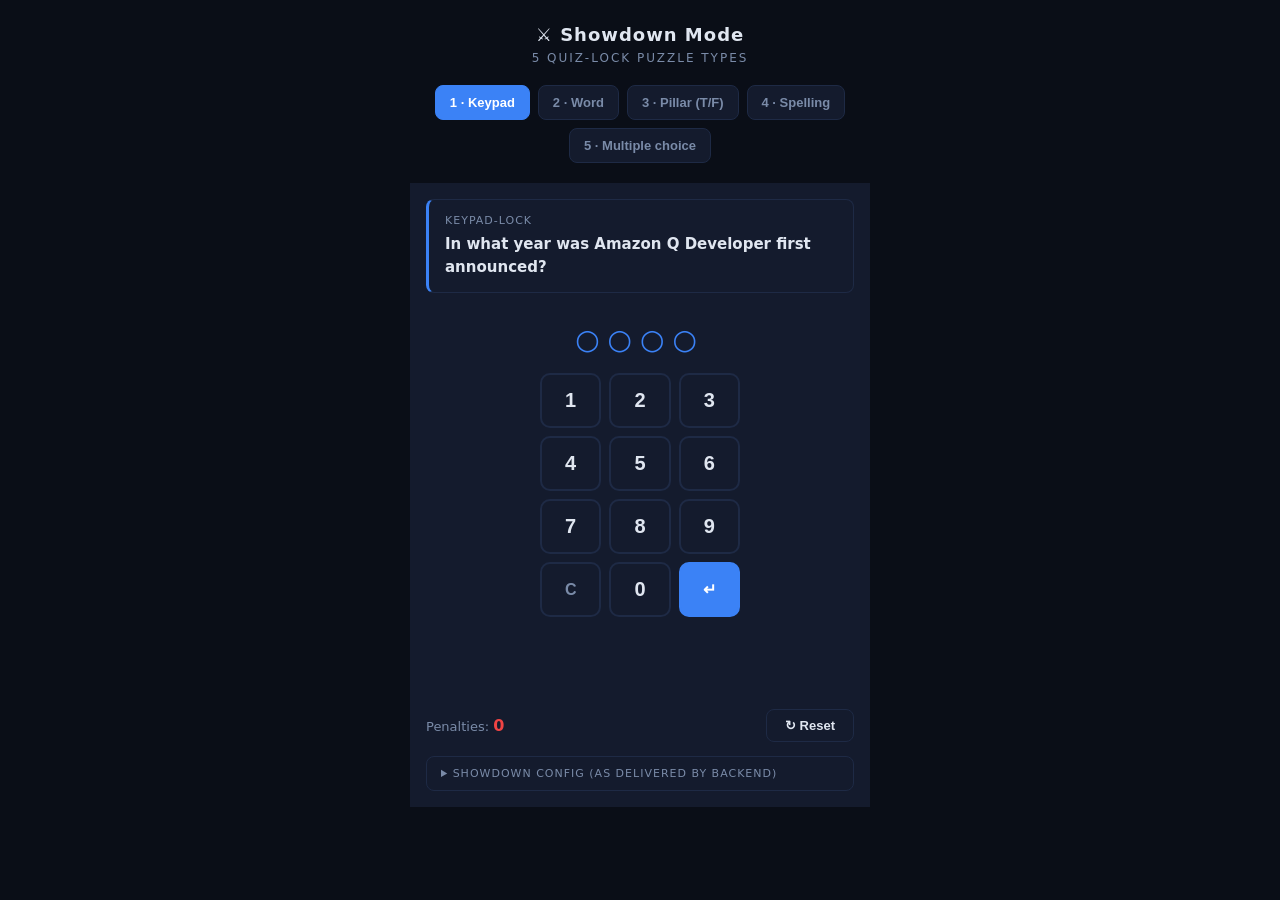
<file: app/puzzle-test-showdown.html>
<!DOCTYPE html>
<html lang="en">
<head>
<meta charset="UTF-8">
<meta name="viewport" content="width=device-width,initial-scale=1,maximum-scale=1,user-scalable=no">
<title>Showdown Mode — Puzzle Tests</title>

<!-- index.css is loaded per convention (CSS variables / fonts). It ships a light
     "Mission Dossier" palette, so the dark :root below intentionally overrides it
     to match the dark theme the puzzle components are designed for. -->
<link rel="stylesheet" href="index.css">
<style>
/* Dark-theme override (same palette the other puzzle-test-*.html pages use) */
:root{--bg:#0a0e17;--surface:#141b2d;--border:#1e2a45;--text:#e0e6f0;--muted:#7a8ba8;--accent:#3b82f6;--green:#22c55e;--red:#ef4444;--yellow:#eab308}
*{box-sizing:border-box;margin:0;padding:0}
html,body{height:100%;background:var(--bg);color:var(--text);font-family:'Segoe UI',system-ui,sans-serif;overflow-y:auto}
body{display:flex;flex-direction:column;align-items:center;padding:24px 16px 64px;gap:20px}

h1{font-size:18px;letter-spacing:1px;text-align:center}
h1 .sub{display:block;font-size:12px;color:var(--muted);font-weight:400;text-transform:uppercase;letter-spacing:2px;margin-top:6px}

/* ── Tab bar ─────────────────────────────── */
.tabs{display:flex;flex-wrap:wrap;gap:8px;justify-content:center;width:100%;max-width:520px;position:relative;z-index:100}
.tab{padding:9px 14px;border:1px solid var(--border);border-radius:8px;background:var(--surface);color:var(--muted);font-size:13px;font-weight:600;cursor:pointer;transition:all .15s}
.tab:hover{border-color:var(--accent)}
.tab.active{background:var(--accent);color:#fff;border-color:var(--accent)}

/* ── Panel ───────────────────────────────── */
.panel{display:none;width:100%;max-width:460px;flex-direction:column;gap:14px;position:relative;z-index:1;overflow:hidden}
.panel.active{display:flex}

.q-head{padding:14px 16px;background:var(--surface);border:1px solid var(--border);border-left:3px solid var(--accent);border-radius:8px}
.q-head .q-kind{font-size:11px;text-transform:uppercase;letter-spacing:1px;color:var(--muted);margin-bottom:6px}
.q-head .q-text{font-size:15px;font-weight:600;line-height:1.5}

.mount{min-height:60px}

/* ── Status row ──────────────────────────── */
.status{display:flex;align-items:center;justify-content:space-between;gap:12px;flex-wrap:wrap}
.penalty{font-size:13px;color:var(--muted)}
.penalty strong{color:var(--red);font-size:16px}
.solved{font-size:13px;font-weight:700;color:var(--green);opacity:0;transition:opacity .3s;letter-spacing:1px}
.solved.on{opacity:1}
.reset-btn{padding:8px 18px;border:1px solid var(--border);border-radius:8px;background:var(--surface);color:var(--text);font-size:13px;font-weight:600;cursor:pointer;transition:all .15s}
.reset-btn:hover{border-color:var(--accent)}
.reset-btn:active{transform:scale(.96)}

/* ── Config preview ──────────────────────── */
details{width:100%;border:1px solid var(--border);border-radius:8px;background:var(--surface);overflow:hidden}
summary{cursor:pointer;padding:10px 14px;font-size:11px;text-transform:uppercase;letter-spacing:1px;color:var(--muted);user-select:none}
details pre{margin:0;padding:0 14px 14px;font-family:ui-monospace,'SF Mono',Consolas,monospace;font-size:12px;color:var(--text);white-space:pre-wrap;word-break:break-word;line-height:1.5}
.log{font-size:11px;color:var(--muted);min-height:16px;text-align:center;font-family:ui-monospace,monospace}
</style>
</head>
<body>
  <h1>⚔️ Showdown Mode
    <span class="sub">5 Quiz-Lock Puzzle Types</span>
  </h1>

  <div class="tabs" id="tabs"></div>

  <div id="panels"></div>

  <!-- All 5 Showdown puzzle scripts -->
  <script src="puzzle/keypad-lock.js"></script>
  <script src="puzzle/word-lock.js"></script>
  <script src="puzzle/pillar-lock.js"></script>
  <!-- Showdown's own locks. spelling-lock.js / wager-lock.js are episode-only now;
       verify-locks.mjs loads those separately to prove both can share a page. -->
  <script src="puzzle/spelling-lock-showdown.js"></script>
  <script src="puzzle/mcq-lock-showdown.js"></script>

  <script>
  /*
   * Each entry mirrors one puzzle in docs/quiz-mode-puzzle-config-example.json.
   * `config` is the exact `config` block the backend delivers per puzzle.
   * `init(mount, hooks)` constructs the component, wiring:
   *    hooks.onWrong(msg)  -> increments the on-screen penalty count
   *    hooks.onSolved()    -> lights the SOLVED indicator
   */
  const PUZZLES = [
    {
      key: 'keypad',
      tab: '1 · Keypad',
      kind: 'keypad-lock',
      question: 'In what year was Amazon Q Developer first announced?',
      config: {
        answer: '2025',
        falseOutputs: ['Access denied. That vault belongs to a different era.']
      },
      init(mount, hooks) {
        return new KeypadLock(mount, {
          answer: this.config.answer,
          falseOutputs: this.config.falseOutputs,
          onSubmit: () => hooks.onSolved(),
          onWrong: (msg) => hooks.onWrong(msg)
        });
      }
    },
    {
      key: 'word',
      tab: '2 · Word',
      kind: 'word-lock',
      question: "What 7-letter word means 'a sudden change of course in thought or action'?",
      config: {
        answer: 'TANGENT'
      },
      init(mount, hooks) {
        return new WordLock(mount, {
          answer: this.config.answer,
          onSubmit: (word, correct) => {
            if (correct) hooks.onSolved();
            else hooks.onWrong('Wrong word: ' + word);
          }
        });
      }
    },
    {
      key: 'pillar',
      tab: '3 · Pillar (T/F)',
      kind: 'pillar-lock',
      question: 'Sort each statement into True or False.',
      config: {
        pillars: ['True', 'False'],
        statements: [
          { text: 'Amazon S3 provides virtually unlimited storage capacity.', answer: 'True' },
          { text: 'AWS Lambda functions can run for a maximum of 5 minutes.', answer: 'False' },
          { text: 'Amazon DynamoDB is a relational database service.', answer: 'False' },
          { text: 'Amazon CloudFront is a content delivery network (CDN).', answer: 'True' }
        ]
      },
      init(mount, hooks) {
        return new PillarLock(mount, {
          pillars: this.config.pillars,
          statements: this.config.statements,
          onSubmit: () => hooks.onSolved(),
          // pillar-lock self-resets on a wrong pass; onWrong is wired for
          // forward-compatibility with the engine's penalty helper.
          onWrong: (msg) => hooks.onWrong(msg)
        });
      }
    },
    {
      key: 'spelling',
      tab: '4 · Spelling',
      kind: 'spelling-lock',
      question: 'Unscramble the letters to fill each blank.',
      config: {
        title: 'SPELL IT OUT',
        // Explicit words + parallel clues, exactly as showdown.js builds the slot.
        // The last entry has NO clue, to keep the Hanoi-bank look under test.
        words: ['Service', 'Hooks', 'Lambda'],
        clues: [
          'In AWS, Simple Storage ___ is object storage.',
          "Kiro's agent ___ run automated checks when a file is saved.",
          ''
        ],
        sequential: true,
        scrambleLetters: true,
        clickSlotToReturn: true,
        keepOnWrong: true,
        upperCase: true
      },
      init(mount, hooks) {
        return new SpellingLockShowdown(mount, {
          title: this.config.title,
          words: this.config.words,
          clues: this.config.clues,
          sequential: this.config.sequential,
          scrambleLetters: this.config.scrambleLetters,
          clickSlotToReturn: this.config.clickSlotToReturn,
          keepOnWrong: this.config.keepOnWrong,
          upperCase: this.config.upperCase,
          onSubmit: () => hooks.onSolved(),
          onWrong: (msg) => hooks.onWrong(msg)
        });
      }
    },
    {
      key: 'mcq',
      tab: '5 · Multiple choice',
      kind: 'mcq-lock',
      question: 'Answer 2 questions in a row.',
      config: {
        target: 2,
        questions: [
          { question: 'Which attack floods a server with traffic to take it offline?', options: ['DDoS', 'SQLi', 'XSS', 'CSRF'], answer: 'DDoS' },
          { question: "What does '2FA' stand for?", options: ['Two-Factor Authentication', 'Two-File Access', 'Firewall Auth', 'Full Feature Access'], answer: 'Two-Factor Authentication' }
        ],
        // A miss swaps in one of these instead of re-asking, so clicking through
        // the options can never guarantee a solve.
        spareQuestions: [
          { question: 'Which AWS service provides managed DDoS protection?', options: ['Shield', 'WAF', 'GuardDuty', 'Inspector'], answer: 'Shield' },
          { question: 'What does IAM stand for?', options: ['Identity and Access Management', 'Internet Access Monitor', 'Internal Auth Module', 'Integrated App Manager'], answer: 'Identity and Access Management' },
          { question: 'What is granting the minimum necessary permissions called?', options: ['Least privilege', 'Zero trust', 'Defense in depth', 'Separation of duties'], answer: 'Least privilege' }
        ],
        seed: 'puzzle-test',
        wrongHoldMs: 2000
      },
      init(mount, hooks) {
        const spares = this.config.spareQuestions;
        return new McqLockShowdown(mount, {
          target: this.config.target,
          questions: this.config.questions,
          nextQuestion: (n) => spares[(n - 1) % spares.length],
          seed: this.config.seed,
          wrongHoldMs: this.config.wrongHoldMs,
          onSubmit: () => hooks.onSolved(),
          onWrong: (msg) => hooks.onWrong(msg)
        });
      }
    }
  ];

  const tabsEl = document.getElementById('tabs');
  const panelsEl = document.getElementById('panels');
  const state = {}; // key -> { penalty, els, def }

  function buildPanel(def) {
    const panel = document.createElement('div');
    panel.className = 'panel';
    panel.dataset.key = def.key;

    panel.innerHTML = `
      <div class="q-head">
        <div class="q-kind">${def.kind}</div>
        <div class="q-text">${def.question}</div>
      </div>
      <div class="mount"></div>
      <div class="log"></div>
      <div class="status">
        <span class="penalty">Penalties: <strong>0</strong></span>
        <span class="solved">✅ SOLVED</span>
        <button class="reset-btn" type="button">↻ Reset</button>
      </div>
      <details>
        <summary>Showdown config (as delivered by backend)</summary>
        <pre>${escapeHtml(JSON.stringify(def.config, null, 2))}</pre>
      </details>`;

    const els = {
      mount: panel.querySelector('.mount'),
      log: panel.querySelector('.log'),
      penalty: panel.querySelector('.penalty strong'),
      solved: panel.querySelector('.solved'),
      reset: panel.querySelector('.reset-btn')
    };
    state[def.key] = { penalty: 0, els, def, instance: null };

    els.reset.addEventListener('click', () => mountPuzzle(def.key));
    panelsEl.appendChild(panel);
    return panel;
  }

  function mountPuzzle(key) {
    const s = state[key];
    s.penalty = 0;
    s.els.penalty.textContent = '0';
    s.els.solved.classList.remove('on');
    s.els.log.textContent = '';
    s.els.mount.innerHTML = '';

    const hooks = {
      onWrong(msg) {
        s.penalty++;
        s.els.penalty.textContent = String(s.penalty);
        s.els.log.textContent = msg ? '⚠ ' + msg : '⚠ wrong answer';
      },
      onSolved() {
        s.els.solved.classList.add('on');
        s.els.log.textContent = '🔓 onSubmit fired — puzzle solved';
      }
    };
    s.instance = s.def.init(s.els.mount, hooks);
  }

  function escapeHtml(str) {
    return str.replace(/[&<>]/g, c => ({ '&': '&amp;', '<': '&lt;', '>': '&gt;' }[c]));
  }

  function selectTab(key) {
    document.querySelectorAll('.tab').forEach(t => t.classList.toggle('active', t.dataset.key === key));
    document.querySelectorAll('.panel').forEach(p => p.classList.toggle('active', p.dataset.key === key));
  }

  // Build tabs + panels
  PUZZLES.forEach((def, i) => {
    const btn = document.createElement('button');
    btn.className = 'tab';
    btn.type = 'button';
    btn.dataset.key = def.key;
    btn.textContent = def.tab;
    btn.addEventListener('click', () => selectTab(def.key));
    tabsEl.appendChild(btn);

    buildPanel(def);
    mountPuzzle(def.key);
    if (i === 0) selectTab(def.key);
  });
  </script>
</body>
</html>
</file>
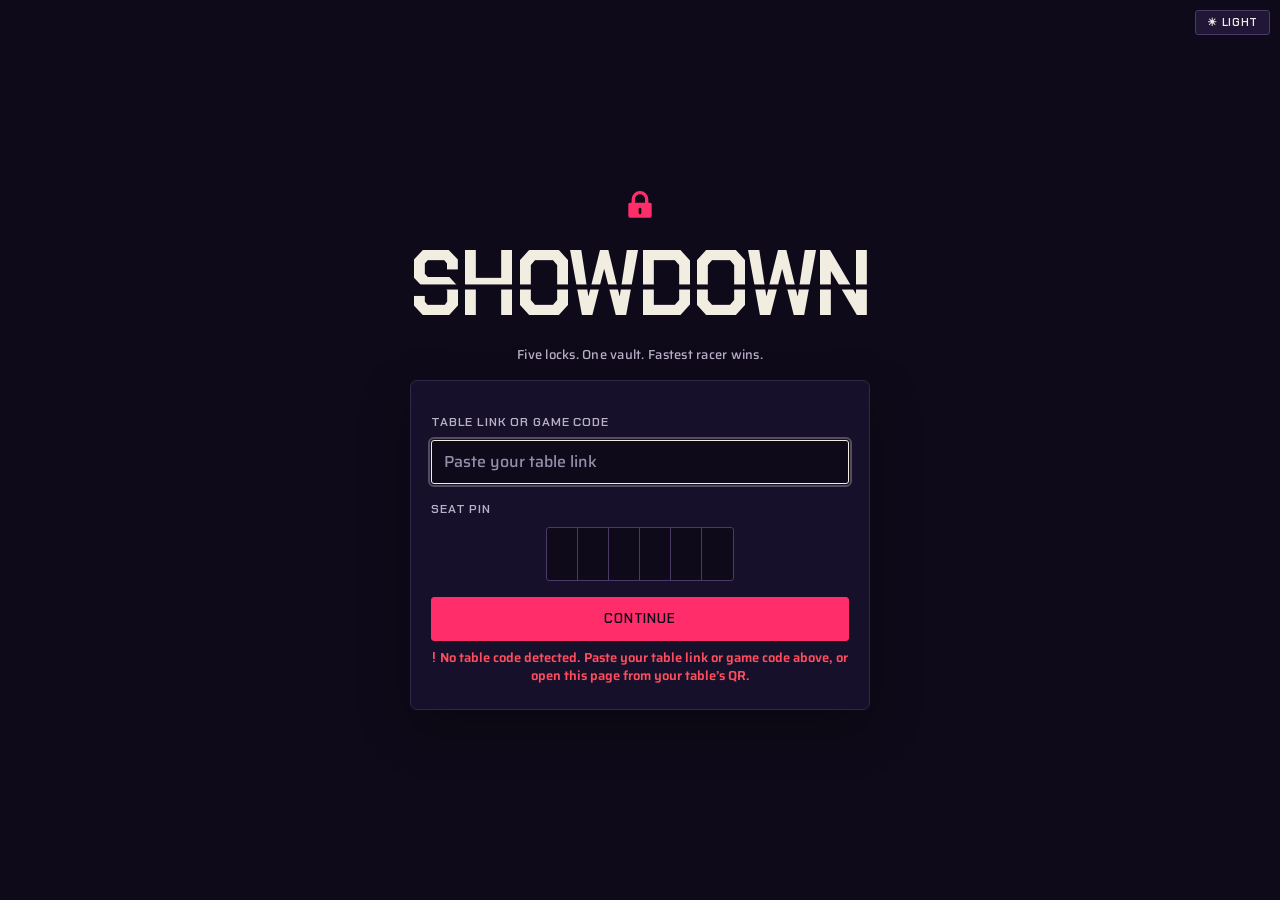
<file: app/showdown.html>
<!DOCTYPE html>
<html lang="en">
<head>
<meta charset="UTF-8">
<meta name="viewport" content="width=device-width,initial-scale=1,maximum-scale=1,user-scalable=no">
<!-- Neutral vault-lock favicon (retires the emoji favicon). -->
<link rel="icon" href="data:image/svg+xml,<svg xmlns='http://www.w3.org/2000/svg' viewBox='0 0 24 24'><rect width='24' height='24' fill='%230A0705'/><path d='M7 10V8a5 5 0 0 1 10 0v2h1a1 1 0 0 1 1 1v7a1 1 0 0 1-1 1H6a1 1 0 0 1-1-1v-7a1 1 0 0 1 1-1h1zm2 0h6V8a3 3 0 0 0-6 0v2zm3 3a1.4 1.4 0 0 0-.7 2.6V17h1.4v-1.4A1.4 1.4 0 0 0 12 13z' fill='%23FF9900'/></svg>">
<title>Showdown - re:Solve</title>

<!-- Type: "the shout" (Archivo, variable width+weight axes) and "the readout"
     (JetBrains Mono). font-display:swap so the system fallback renders instantly
     if the webfont is slow over event WiFi. No gradient text anywhere. -->
<link rel="preconnect" href="https://fonts.googleapis.com">
<link rel="preconnect" href="https://fonts.gstatic.com" crossorigin>
<link href="https://fonts.googleapis.com/css2?family=Archivo:wdth,wght@75..125,600..900&family=JetBrains+Mono:wght@400;500;700;800&display=swap" rel="stylesheet">

<!-- index.css ships the CSS variables, fonts and the puzzle-component styles
     (kpdlk / wordlk / pillk / wglk). showdown.css layers the "HEAT" game-shell
     theme + screen-flow chrome on top and remaps tokens to the ember palette. -->
<link rel="stylesheet" href="index.css">
<link rel="stylesheet" href="showdown.css">
</head>
<body>

<!-- AMBIENT HEAT: ember bed, static vault grain, breathing heat bar. All are
     fixed / pointer-events:none, collapse to static under reduced motion, and
     pause during PLAY (see showdown.css). -->
<div class="sd-ember" aria-hidden="true"></div>
<div class="sd-grain" aria-hidden="true"></div>
<div class="sd-heatbar" aria-hidden="true"></div>

<!-- ONE shared self-terminating particle canvas (solve spark burst). -->
<canvas id="sd-fx" aria-hidden="true"></canvas>

<div class="sd-app" id="sd-app">

  <!-- ══════════════════ SCREEN 1 · JOIN ══════════════════ -->
  <section class="sd-screen" id="screen-join" aria-label="Join session">
    <div class="sd-join-hero">
      <span class="sd-logo" aria-hidden="true">
        <svg viewBox="0 0 24 24" fill="none"><path d="M7 10V8a5 5 0 0 1 10 0v2h1a1 1 0 0 1 1 1v7a1 1 0 0 1-1 1H6a1 1 0 0 1-1-1v-7a1 1 0 0 1 1-1h1zm2 0h6V8a3 3 0 0 0-6 0v2z" fill="currentColor"/><rect x="11.2" y="13" width="1.6" height="4" rx=".8" fill="#0A0705"/></svg>
      </span>
      <h1 class="sd-title" aria-label="Showdown">
        <svg class="sd-wordmark" viewBox="0 0 1000 210" preserveAspectRatio="xMidYMid meet" role="img" aria-hidden="true" focusable="false">
          <text x="500" y="168" text-anchor="middle" textLength="1000" lengthAdjust="spacingAndGlyphs">SHOWDOWN</text>
          <rect class="sd-wordmark-cut" x="-10" y="101" width="1020" height="11"></rect>
        </svg>
      </h1>
      <p class="sd-tagline">Five locks. One vault. Fastest racer wins.</p>
    </div>

    <div class="sd-card sd-join-card">
      <form id="join-form" class="sd-form" novalidate>
        <label class="sd-label" for="join-name">Your name</label>
        <input class="sd-input" id="join-name" type="text" autocomplete="off"
               maxlength="20" minlength="1" placeholder="e.g. Alex" required>

        <label class="sd-label" for="join-code">Session code</label>
        <input class="sd-input sd-input--code" id="join-code" type="text"
               autocomplete="off" maxlength="6" placeholder="6-char code"
               inputmode="latin" pattern="[A-Za-z0-9]{6}" required>

        <button class="sd-btn sd-btn--primary" id="join-btn" type="submit">Join Session</button>
        <div class="sd-error-msg" id="join-error" role="alert"></div>
      </form>
    </div>
  </section>

  <!-- ══════════════════ SCREEN 2 · LOBBY ══════════════════ -->
  <section class="sd-screen" id="screen-lobby" aria-label="Lobby" hidden>
    <div class="sd-card">
      <div class="sd-code-banner">
        <span class="sd-code-label">Session code</span>
        <span class="sd-code-value" id="lobby-code">------</span>
        <span class="sd-code-hint">Share this so others can join</span>
      </div>

      <div class="sd-lobby-status" id="lobby-status">Waiting for players…</div>

      <ul class="sd-player-list" id="lobby-players"></ul>

      <button class="sd-btn sd-btn--primary" id="ready-btn" type="button">I'm Ready</button>
      <p class="sd-hint" id="lobby-hint">The race begins when the host starts the round. Minimum 3 players.</p>
    </div>
  </section>

  <!-- ══════════════════ SCREEN 3 · VOTE ══════════════════ -->
  <section class="sd-screen" id="screen-vote" aria-label="Vote on category" hidden>
    <div class="sd-card">
      <div class="sd-vote-head">
        <h2 class="sd-subtitle">Pick the target</h2>
        <div class="sd-timer" id="vote-timer" aria-live="polite" aria-label="Time remaining to vote">
          <svg class="sd-timer-ring" viewBox="0 0 48 48" aria-hidden="true">
            <circle class="sd-timer-ring-bg" cx="24" cy="24" r="21"></circle>
            <circle class="sd-timer-ticks" cx="24" cy="24" r="21"></circle>
            <circle class="sd-timer-ring-fg" cx="24" cy="24" r="21"></circle>
          </svg>
          <span class="sd-timer-num" id="vote-timer-num">30</span>
        </div>
      </div>
      <p class="sd-hint">Tap one. Highest votes wins. Ties broken randomly.</p>

      <div class="sd-cat-grid" id="vote-grid"></div>

      <div class="sd-vote-empty" id="vote-empty" hidden>
        No categories available right now. Please wait for the host.
      </div>
    </div>

    <!-- Winning-category reveal overlay (WOW 1 · THE LOCK-IN) -->
    <div class="sd-reveal" id="vote-reveal" hidden>
      <div class="sd-reveal-inner">
        <div class="sd-reveal-label">Target locked</div>
        <div class="sd-reveal-icon" id="reveal-icon">🤖</div>
        <div class="sd-reveal-name" id="reveal-name">Agentic AI</div>
        <div class="sd-reveal-go">GO</div>
      </div>
    </div>
  </section>

  <!-- ══════════════════ SCREEN 4 · PLAY ══════════════════ -->
  <section class="sd-screen sd-screen--play" id="screen-play" aria-label="Play" hidden>
    <header class="sd-play-bar">
      <div class="sd-progress">
        <span id="play-progress-text">Puzzle 1 of 5</span>
        <div class="sd-progress-track"><div class="sd-progress-fill" id="play-progress-fill"></div></div>
      </div>
      <div class="sd-play-stats">
        <span class="sd-stat"><span class="sd-stat-label">Time</span><span class="sd-stat-val" id="play-timer">00:00</span></span>
        <span class="sd-stat"><span class="sd-stat-label">Penalties</span><span class="sd-stat-val sd-stat-val--warn" id="play-penalties">0</span></span>
      </div>
    </header>

    <!-- WOW 2 · THE RACE: live opponent lanes (populated by polling; hidden
         until data arrives). Hook #1 sets --solved per lane for the smooth slide. -->
    <div class="sd-progress-panel" id="play-progress-panel" role="status" aria-live="polite" aria-label="Other players' progress" hidden></div>

    <div class="sd-puzzle-wrap">
      <div class="sd-question" id="play-question"></div>
      <div class="sd-puzzle-mount" id="play-mount"></div>
      <div class="sd-play-log" id="play-log" aria-live="polite"></div>
    </div>

    <!-- WOW 3 · SOLVED burst. JS toggles .is-on only; the word + shards are
         markup here, the canvas sparks are spawned by hook #3. -->
    <div class="sd-solved-flash" id="play-solved-flash" aria-hidden="true">
      <span class="sd-shards">
        <span class="sd-shard" style="--a:0deg;--sd-shard-delay:0ms"></span>
        <span class="sd-shard" style="--a:30deg;--sd-shard-delay:6ms"></span>
        <span class="sd-shard" style="--a:60deg;--sd-shard-delay:12ms"></span>
        <span class="sd-shard" style="--a:90deg;--sd-shard-delay:18ms"></span>
        <span class="sd-shard" style="--a:120deg;--sd-shard-delay:24ms"></span>
        <span class="sd-shard" style="--a:150deg;--sd-shard-delay:30ms"></span>
        <span class="sd-shard" style="--a:180deg;--sd-shard-delay:36ms"></span>
        <span class="sd-shard" style="--a:210deg;--sd-shard-delay:42ms"></span>
        <span class="sd-shard" style="--a:240deg;--sd-shard-delay:48ms"></span>
        <span class="sd-shard" style="--a:270deg;--sd-shard-delay:54ms"></span>
        <span class="sd-shard" style="--a:300deg;--sd-shard-delay:60ms"></span>
        <span class="sd-shard" style="--a:330deg;--sd-shard-delay:66ms"></span>
      </span>
      <span class="sd-solved-word">Solved</span>
    </div>
  </section>

  <!-- ══════════════════ SCREEN 5 · RESULTS ══════════════════ -->
  <section class="sd-screen" id="screen-results" aria-label="Results" hidden>
    <!-- CSS-only confetti; pieces injected on final results for the winner -->
    <div class="sd-confetti" id="sd-confetti" aria-hidden="true"></div>

    <div class="sd-card">
      <div class="sd-results-crown" id="results-crown" aria-hidden="true">
        <svg viewBox="0 0 24 24" fill="none"><path d="M3 7l4 4 5-7 5 7 4-4-2 12H5L3 7z" fill="currentColor"/><rect x="5" y="19" width="14" height="2.4" rx="1" fill="currentColor"/></svg>
      </div>
      <h2 class="sd-subtitle sd-subtitle--center" id="results-headline">Results</h2>

      <!-- Current player's score breakdown -->
      <div class="sd-your-results" id="results-yours" hidden>
        <span class="sd-your-results-label">Your Results</span>
        <span class="sd-your-results-line" id="results-yours-line"></span>
        <span class="sd-your-results-stars" id="results-yours-stars" aria-label="Star rating"></span>
      </div>

      <ol class="sd-leaderboard" id="results-board"></ol>
      <div class="sd-results-status" id="results-status"></div>

      <div class="sd-results-actions">
        <button class="sd-btn sd-btn--primary" id="results-share" type="button">📋 Share result</button>
        <button class="sd-btn sd-btn--ghost" id="results-again" type="button">Play again</button>
      </div>
    </div>
  </section>

</div>

<!-- Transient "someone finished!" toasts stack here -->
<div class="sd-toast-host" id="sd-toast-host" aria-live="polite" aria-atomic="false"></div>

<!-- ─────────────────────────────────────────────────────────────────
     FX ENGINE (not game logic): the ONE shared, self-terminating canvas
     particle system. Lives here (not in showdown.js) so showdown.js stays
     limited to its 3 additive hooks. Exposes window.SDFx.burst(). One RAF
     loop that runs only while particles are alive, caps the backing store at
     DPR<=1.5, animates transform/opacity-equivalents only, and never starts
     under prefers-reduced-motion. Nothing here runs idle.
     ───────────────────────────────────────────────────────────────── -->
<script>
(function () {
  'use strict';
  var canvas = document.getElementById('sd-fx');
  if (!canvas || !canvas.getContext) { window.SDFx = { burst: function () {} }; return; }
  var reduce = window.matchMedia && window.matchMedia('(prefers-reduced-motion: reduce)').matches;
  var ctx = canvas.getContext('2d');
  var dpr = Math.min(window.devicePixelRatio || 1, 1.5); // cap backing store
  var W = 0, H = 0, parts = [], raf = 0, last = 0, rt = null;
  // Ember-band burst palette: lime, orange, gold.
  var COLORS = ['#D6FF3A', '#FF9900', '#FFD24A'];

  function resize() {
    W = window.innerWidth; H = window.innerHeight;
    canvas.width = Math.round(W * dpr);
    canvas.height = Math.round(H * dpr);
    canvas.style.width = W + 'px';
    canvas.style.height = H + 'px';
    ctx.setTransform(dpr, 0, 0, dpr, 0, 0);
  }
  resize();
  window.addEventListener('resize', function () { clearTimeout(rt); rt = setTimeout(resize, 150); });

  function tick(ts) {
    if (!last) last = ts;
    var dt = Math.min(48, ts - last); last = ts;
    var step = dt / 16.7;
    ctx.clearRect(0, 0, W, H);
    ctx.globalCompositeOperation = 'lighter'; // additive glow for the burst
    for (var i = parts.length - 1; i >= 0; i--) {
      var p = parts[i];
      p.vy += p.g * step;
      p.x += p.vx * step; p.y += p.vy * step;
      p.life -= dt;
      if (p.life <= 0) { parts.splice(i, 1); continue; }
      ctx.globalAlpha = Math.max(0, p.life / p.max);
      ctx.fillStyle = p.c;
      ctx.beginPath();
      ctx.arc(p.x, p.y, p.r, 0, 6.2832);
      ctx.fill();
    }
    ctx.globalAlpha = 1;
    ctx.globalCompositeOperation = 'source-over';
    if (parts.length) {
      raf = requestAnimationFrame(tick);
    } else {                              // self-terminate: no idle pump
      cancelAnimationFrame(raf); raf = 0; last = 0;
      ctx.clearRect(0, 0, W, H);
    }
  }

  // burst([x],[y],[count]) - radial spark burst with gravity, ~600ms life.
  function burst(x, y, n) {
    if (reduce) return;                   // reduced motion: canvas never starts
    if (typeof x !== 'number') { x = window.innerWidth / 2; y = window.innerHeight * 0.42; }
    n = n || 72;
    for (var i = 0; i < n; i++) {
      var ang = Math.random() * 6.2832, sp = 2 + Math.random() * 6;
      parts.push({
        x: x, y: y,
        vx: Math.cos(ang) * sp, vy: Math.sin(ang) * sp - 2,
        g: 0.16, r: 1.4 + Math.random() * 2.2,
        c: COLORS[i % COLORS.length],
        life: 420 + Math.random() * 180, max: 600
      });
    }
    if (!raf) { last = 0; raf = requestAnimationFrame(tick); }
  }

  window.SDFx = { burst: burst };
})();
</script>

<!-- The 5 Showdown quiz-lock puzzle components (global classes) -->
<script src="puzzle/keypad-lock.js"></script>
<script src="puzzle/word-lock.js"></script>
<script src="puzzle/pillar-lock.js"></script>
<!-- Showdown-only copies; the episodes keep spelling-lock.js and wager-lock.js. -->
<script src="puzzle/spelling-lock-showdown.js"></script>
<script src="puzzle/mcq-lock-showdown.js"></script>

<!-- Game flow + UI logic -->
<script src="showdown.js" charset="utf-8"></script>
</body>
</html>
</file>
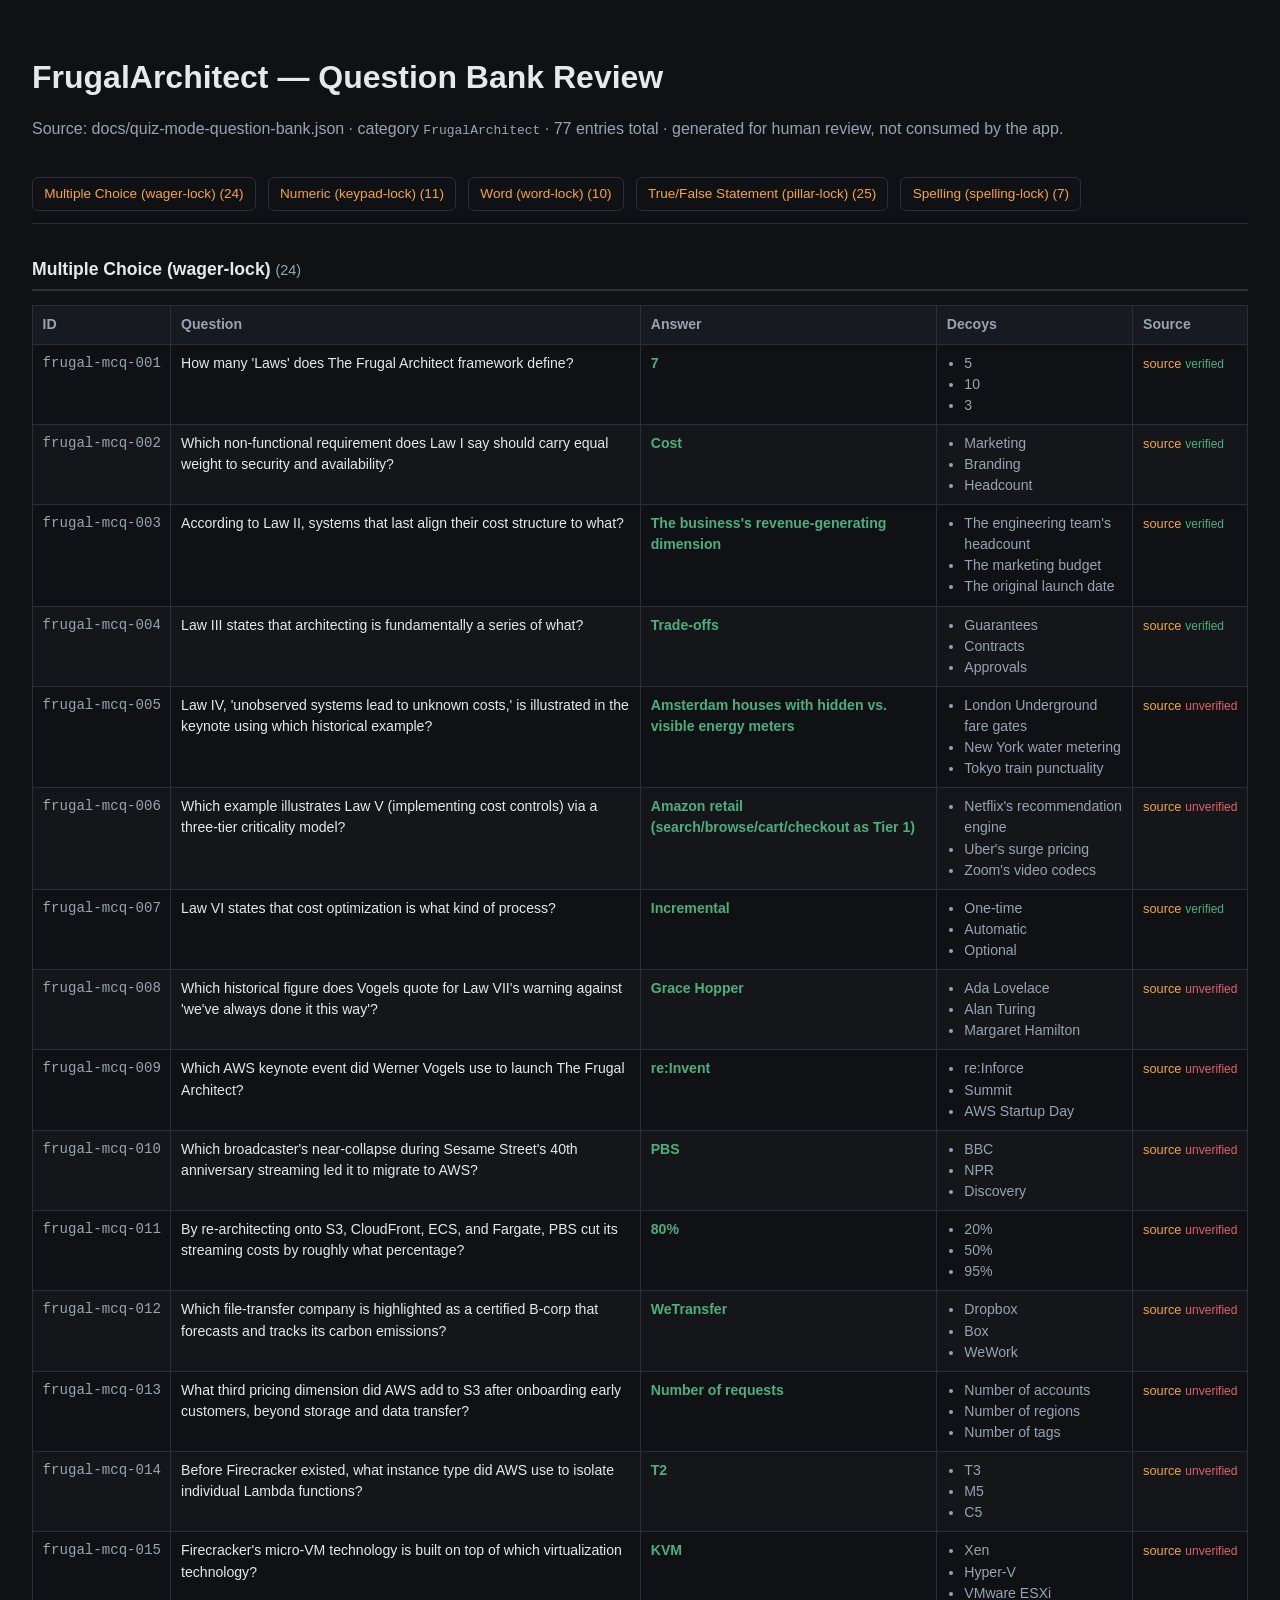
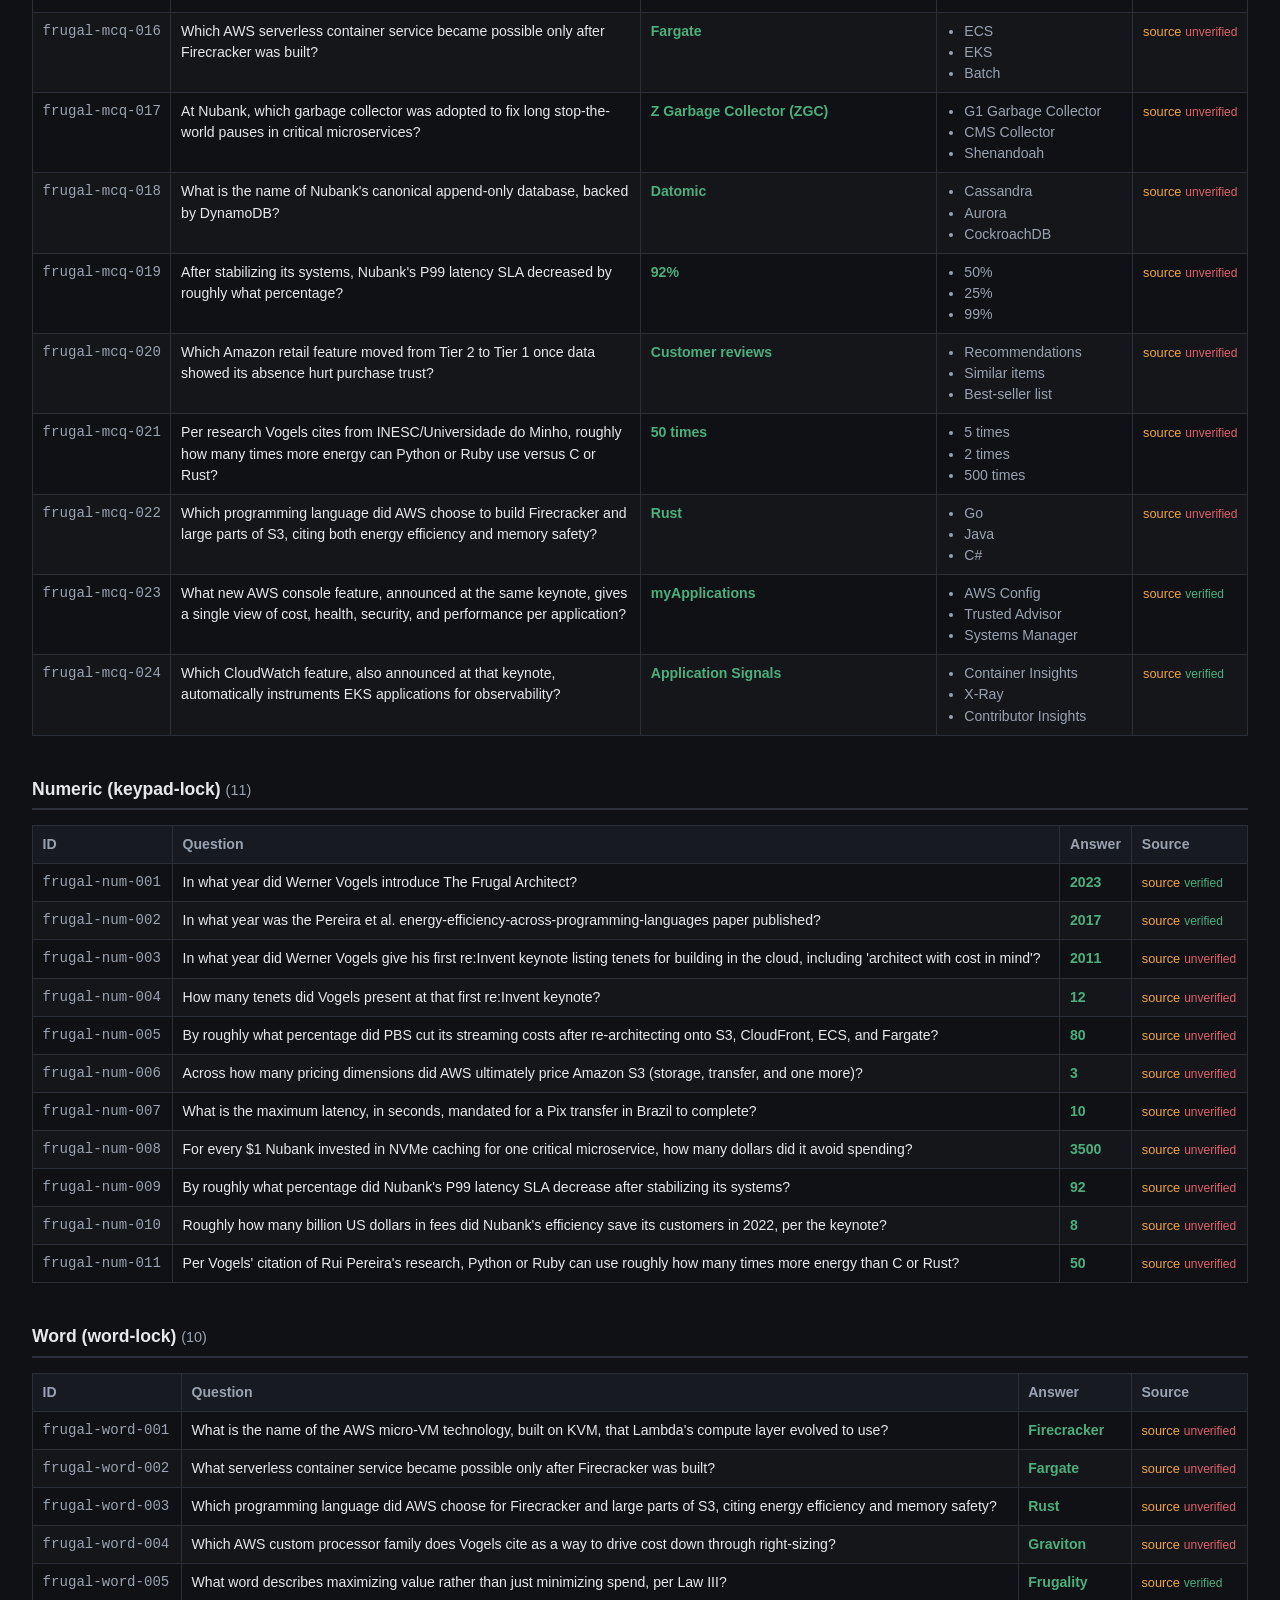
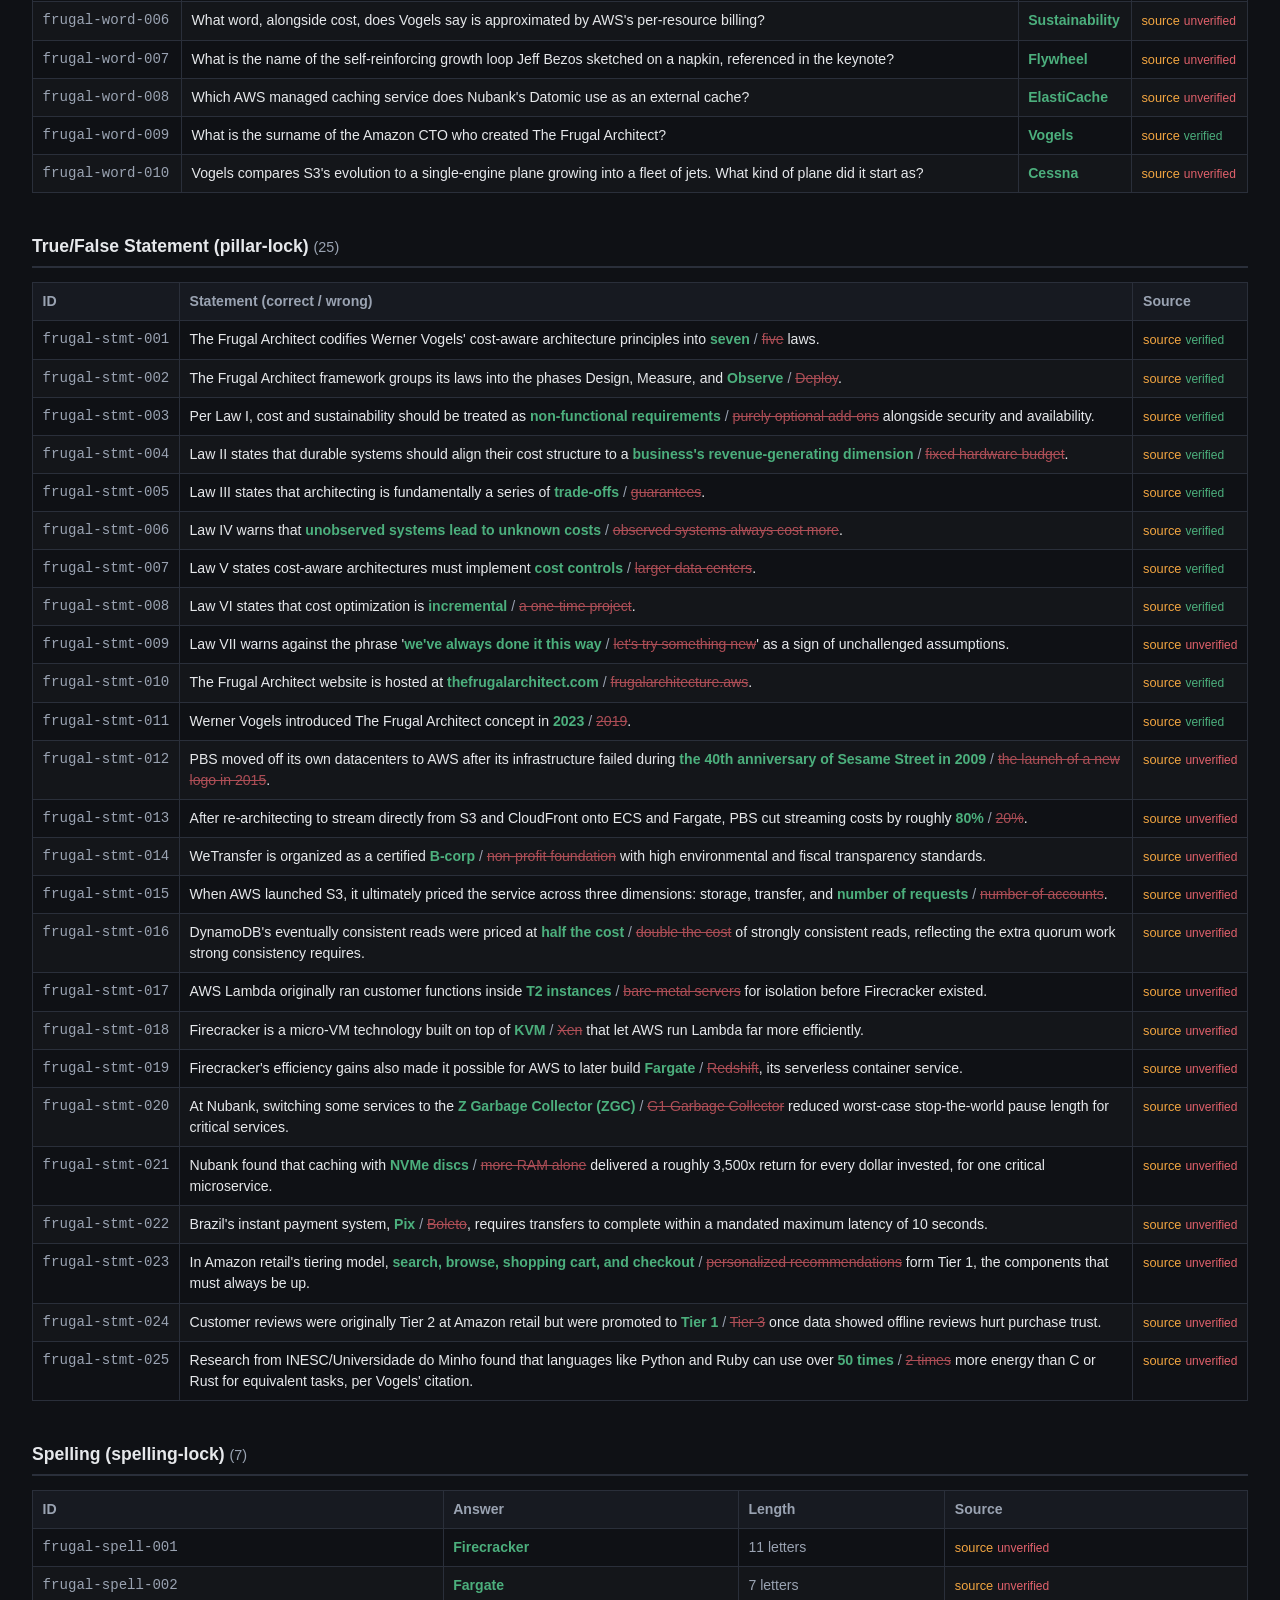
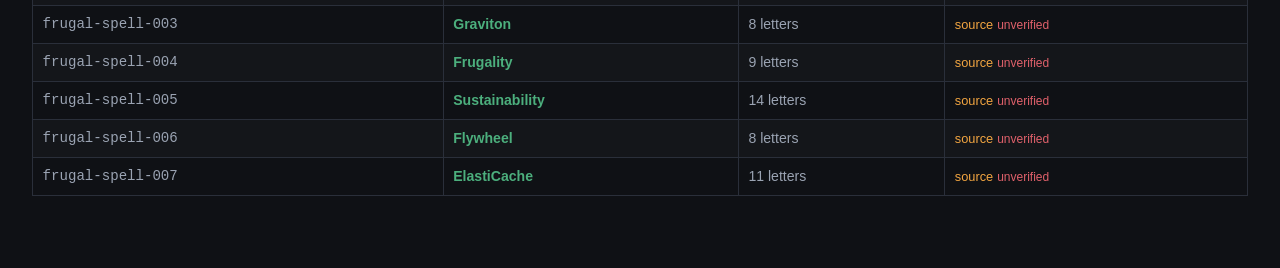
<file: docs/quiz-mode-frugalarchitect-review.html>
<!DOCTYPE html>
<html lang="en">
<head>
<meta charset="UTF-8">
<title>FrugalArchitect Question Bank Review</title>
<style>
  :root {
    --bg: #0f1115; --panel: #171a21; --border: #2a2f3a; --text: #e6e8eb;
    --muted: #9aa3b2; --accent: #f2a541; --green: #4caf7d; --red: #e0616b;
  }
  * { box-sizing: border-box; }
  body {
    margin: 0; padding: 2rem; background: var(--bg); color: var(--text);
    font-family: -apple-system, BlinkMacSystemFont, "Segoe UI", Helvetica, Arial, sans-serif;
    line-height: 1.5;
  }
  h1 { margin-bottom: .25rem; }
  .subtitle { color: var(--muted); margin-bottom: 1.5rem; }
  nav {
    display: flex; gap: .75rem; flex-wrap: wrap; margin-bottom: 2rem;
    position: sticky; top: 0; background: var(--bg); padding: .75rem 0; z-index: 10;
    border-bottom: 1px solid var(--border);
  }
  nav a {
    color: var(--accent); text-decoration: none; font-size: .85rem;
    border: 1px solid var(--border); padding: .35rem .7rem; border-radius: 6px;
  }
  nav a:hover { background: var(--panel); }
  section { margin-bottom: 2.5rem; }
  h2 { font-size: 1.1rem; border-bottom: 2px solid var(--border); padding-bottom: .4rem; }
  .count { color: var(--muted); font-weight: normal; font-size: .9rem; }
  table { width: 100%; border-collapse: collapse; font-size: .88rem; }
  th, td { border: 1px solid var(--border); padding: .5rem .6rem; text-align: left; vertical-align: top; }
  th { background: var(--panel); color: var(--muted); font-weight: 600; white-space: nowrap; }
  tr:nth-child(even) td { background: rgba(255,255,255,0.02); }
  td.id { font-family: ui-monospace, SFMono-Regular, Menlo, monospace; color: var(--muted); white-space: nowrap; }
  td.ans { color: var(--green); font-weight: 600; }
  td.decoys ul { margin: 0; padding-left: 1.1rem; color: var(--muted); }
  td.letters { color: var(--muted); white-space: nowrap; }
  .correct { color: var(--green); font-weight: 600; }
  .wrong { color: var(--red); text-decoration: line-through; opacity: .75; }
  .sep { color: var(--muted); }
  a.src { color: var(--accent); text-decoration: none; font-size: .8rem; }
  a.src:hover { text-decoration: underline; }
  .verified { color: var(--green); font-size: .75rem; }
  .unverified { color: var(--red); font-size: .75rem; }
  td.meta { white-space: nowrap; }
</style>
</head>
<body>
  <h1>FrugalArchitect — Question Bank Review</h1>
  <p class="subtitle">Source: docs/quiz-mode-question-bank.json &middot; category <code>FrugalArchitect</code> &middot; 77 entries total &middot; generated for human review, not consumed by the app.</p>
  <nav><a href="#mcq">Multiple Choice (wager-lock) (24)</a><a href="#numeric">Numeric (keypad-lock) (11)</a><a href="#word">Word (word-lock) (10)</a><a href="#statement">True/False Statement (pillar-lock) (25)</a><a href="#spelling">Spelling (spelling-lock) (7)</a></nav>

    <section id="mcq">
      <h2>Multiple Choice (wager-lock) <span class="count">(24)</span></h2>
      <table>
        <thead><tr><th>ID</th><th>Question</th><th>Answer</th><th>Decoys</th><th>Source</th></tr></thead>
        <tbody>
            <tr>
              <td class="id">frugal-mcq-001</td>
              <td class="q">How many &#x27;Laws&#x27; does The Frugal Architect framework define?</td>
              <td class="ans">7</td>
              <td class="decoys"><ul><li>5</li><li>10</li><li>3</li></ul></td>
              <td class="meta"><a class="src" href="https://thefrugalarchitect.com/laws" target="_blank" rel="noopener">source</a> <span class="verified">verified</span></td>
            </tr>
            <tr>
              <td class="id">frugal-mcq-002</td>
              <td class="q">Which non-functional requirement does Law I say should carry equal weight to security and availability?</td>
              <td class="ans">Cost</td>
              <td class="decoys"><ul><li>Marketing</li><li>Branding</li><li>Headcount</li></ul></td>
              <td class="meta"><a class="src" href="https://thefrugalarchitect.com/laws" target="_blank" rel="noopener">source</a> <span class="verified">verified</span></td>
            </tr>
            <tr>
              <td class="id">frugal-mcq-003</td>
              <td class="q">According to Law II, systems that last align their cost structure to what?</td>
              <td class="ans">The business&#x27;s revenue-generating dimension</td>
              <td class="decoys"><ul><li>The engineering team&#x27;s headcount</li><li>The marketing budget</li><li>The original launch date</li></ul></td>
              <td class="meta"><a class="src" href="https://thefrugalarchitect.com/laws" target="_blank" rel="noopener">source</a> <span class="verified">verified</span></td>
            </tr>
            <tr>
              <td class="id">frugal-mcq-004</td>
              <td class="q">Law III states that architecting is fundamentally a series of what?</td>
              <td class="ans">Trade-offs</td>
              <td class="decoys"><ul><li>Guarantees</li><li>Contracts</li><li>Approvals</li></ul></td>
              <td class="meta"><a class="src" href="https://thefrugalarchitect.com/laws" target="_blank" rel="noopener">source</a> <span class="verified">verified</span></td>
            </tr>
            <tr>
              <td class="id">frugal-mcq-005</td>
              <td class="q">Law IV, &#x27;unobserved systems lead to unknown costs,&#x27; is illustrated in the keynote using which historical example?</td>
              <td class="ans">Amsterdam houses with hidden vs. visible energy meters</td>
              <td class="decoys"><ul><li>London Underground fare gates</li><li>New York water metering</li><li>Tokyo train punctuality</li></ul></td>
              <td class="meta"><a class="src" href="https://www.youtube.com/watch?v=UTRBVPvzt9w" target="_blank" rel="noopener">source</a> <span class="unverified">unverified</span></td>
            </tr>
            <tr>
              <td class="id">frugal-mcq-006</td>
              <td class="q">Which example illustrates Law V (implementing cost controls) via a three-tier criticality model?</td>
              <td class="ans">Amazon retail (search/browse/cart/checkout as Tier 1)</td>
              <td class="decoys"><ul><li>Netflix&#x27;s recommendation engine</li><li>Uber&#x27;s surge pricing</li><li>Zoom&#x27;s video codecs</li></ul></td>
              <td class="meta"><a class="src" href="https://www.youtube.com/watch?v=UTRBVPvzt9w" target="_blank" rel="noopener">source</a> <span class="unverified">unverified</span></td>
            </tr>
            <tr>
              <td class="id">frugal-mcq-007</td>
              <td class="q">Law VI states that cost optimization is what kind of process?</td>
              <td class="ans">Incremental</td>
              <td class="decoys"><ul><li>One-time</li><li>Automatic</li><li>Optional</li></ul></td>
              <td class="meta"><a class="src" href="https://thefrugalarchitect.com/laws" target="_blank" rel="noopener">source</a> <span class="verified">verified</span></td>
            </tr>
            <tr>
              <td class="id">frugal-mcq-008</td>
              <td class="q">Which historical figure does Vogels quote for Law VII&#x27;s warning against &#x27;we&#x27;ve always done it this way&#x27;?</td>
              <td class="ans">Grace Hopper</td>
              <td class="decoys"><ul><li>Ada Lovelace</li><li>Alan Turing</li><li>Margaret Hamilton</li></ul></td>
              <td class="meta"><a class="src" href="https://www.youtube.com/watch?v=UTRBVPvzt9w" target="_blank" rel="noopener">source</a> <span class="unverified">unverified</span></td>
            </tr>
            <tr>
              <td class="id">frugal-mcq-009</td>
              <td class="q">Which AWS keynote event did Werner Vogels use to launch The Frugal Architect?</td>
              <td class="ans">re:Invent</td>
              <td class="decoys"><ul><li>re:Inforce</li><li>Summit</li><li>AWS Startup Day</li></ul></td>
              <td class="meta"><a class="src" href="https://www.youtube.com/watch?v=UTRBVPvzt9w" target="_blank" rel="noopener">source</a> <span class="unverified">unverified</span></td>
            </tr>
            <tr>
              <td class="id">frugal-mcq-010</td>
              <td class="q">Which broadcaster&#x27;s near-collapse during Sesame Street&#x27;s 40th anniversary streaming led it to migrate to AWS?</td>
              <td class="ans">PBS</td>
              <td class="decoys"><ul><li>BBC</li><li>NPR</li><li>Discovery</li></ul></td>
              <td class="meta"><a class="src" href="https://www.youtube.com/watch?v=UTRBVPvzt9w" target="_blank" rel="noopener">source</a> <span class="unverified">unverified</span></td>
            </tr>
            <tr>
              <td class="id">frugal-mcq-011</td>
              <td class="q">By re-architecting onto S3, CloudFront, ECS, and Fargate, PBS cut its streaming costs by roughly what percentage?</td>
              <td class="ans">80%</td>
              <td class="decoys"><ul><li>20%</li><li>50%</li><li>95%</li></ul></td>
              <td class="meta"><a class="src" href="https://www.youtube.com/watch?v=UTRBVPvzt9w" target="_blank" rel="noopener">source</a> <span class="unverified">unverified</span></td>
            </tr>
            <tr>
              <td class="id">frugal-mcq-012</td>
              <td class="q">Which file-transfer company is highlighted as a certified B-corp that forecasts and tracks its carbon emissions?</td>
              <td class="ans">WeTransfer</td>
              <td class="decoys"><ul><li>Dropbox</li><li>Box</li><li>WeWork</li></ul></td>
              <td class="meta"><a class="src" href="https://www.youtube.com/watch?v=UTRBVPvzt9w" target="_blank" rel="noopener">source</a> <span class="unverified">unverified</span></td>
            </tr>
            <tr>
              <td class="id">frugal-mcq-013</td>
              <td class="q">What third pricing dimension did AWS add to S3 after onboarding early customers, beyond storage and data transfer?</td>
              <td class="ans">Number of requests</td>
              <td class="decoys"><ul><li>Number of accounts</li><li>Number of regions</li><li>Number of tags</li></ul></td>
              <td class="meta"><a class="src" href="https://www.youtube.com/watch?v=UTRBVPvzt9w" target="_blank" rel="noopener">source</a> <span class="unverified">unverified</span></td>
            </tr>
            <tr>
              <td class="id">frugal-mcq-014</td>
              <td class="q">Before Firecracker existed, what instance type did AWS use to isolate individual Lambda functions?</td>
              <td class="ans">T2</td>
              <td class="decoys"><ul><li>T3</li><li>M5</li><li>C5</li></ul></td>
              <td class="meta"><a class="src" href="https://www.youtube.com/watch?v=UTRBVPvzt9w" target="_blank" rel="noopener">source</a> <span class="unverified">unverified</span></td>
            </tr>
            <tr>
              <td class="id">frugal-mcq-015</td>
              <td class="q">Firecracker&#x27;s micro-VM technology is built on top of which virtualization technology?</td>
              <td class="ans">KVM</td>
              <td class="decoys"><ul><li>Xen</li><li>Hyper-V</li><li>VMware ESXi</li></ul></td>
              <td class="meta"><a class="src" href="https://www.youtube.com/watch?v=UTRBVPvzt9w" target="_blank" rel="noopener">source</a> <span class="unverified">unverified</span></td>
            </tr>
            <tr>
              <td class="id">frugal-mcq-016</td>
              <td class="q">Which AWS serverless container service became possible only after Firecracker was built?</td>
              <td class="ans">Fargate</td>
              <td class="decoys"><ul><li>ECS</li><li>EKS</li><li>Batch</li></ul></td>
              <td class="meta"><a class="src" href="https://www.youtube.com/watch?v=UTRBVPvzt9w" target="_blank" rel="noopener">source</a> <span class="unverified">unverified</span></td>
            </tr>
            <tr>
              <td class="id">frugal-mcq-017</td>
              <td class="q">At Nubank, which garbage collector was adopted to fix long stop-the-world pauses in critical microservices?</td>
              <td class="ans">Z Garbage Collector (ZGC)</td>
              <td class="decoys"><ul><li>G1 Garbage Collector</li><li>CMS Collector</li><li>Shenandoah</li></ul></td>
              <td class="meta"><a class="src" href="https://www.youtube.com/watch?v=UTRBVPvzt9w" target="_blank" rel="noopener">source</a> <span class="unverified">unverified</span></td>
            </tr>
            <tr>
              <td class="id">frugal-mcq-018</td>
              <td class="q">What is the name of Nubank&#x27;s canonical append-only database, backed by DynamoDB?</td>
              <td class="ans">Datomic</td>
              <td class="decoys"><ul><li>Cassandra</li><li>Aurora</li><li>CockroachDB</li></ul></td>
              <td class="meta"><a class="src" href="https://www.youtube.com/watch?v=UTRBVPvzt9w" target="_blank" rel="noopener">source</a> <span class="unverified">unverified</span></td>
            </tr>
            <tr>
              <td class="id">frugal-mcq-019</td>
              <td class="q">After stabilizing its systems, Nubank&#x27;s P99 latency SLA decreased by roughly what percentage?</td>
              <td class="ans">92%</td>
              <td class="decoys"><ul><li>50%</li><li>25%</li><li>99%</li></ul></td>
              <td class="meta"><a class="src" href="https://www.youtube.com/watch?v=UTRBVPvzt9w" target="_blank" rel="noopener">source</a> <span class="unverified">unverified</span></td>
            </tr>
            <tr>
              <td class="id">frugal-mcq-020</td>
              <td class="q">Which Amazon retail feature moved from Tier 2 to Tier 1 once data showed its absence hurt purchase trust?</td>
              <td class="ans">Customer reviews</td>
              <td class="decoys"><ul><li>Recommendations</li><li>Similar items</li><li>Best-seller list</li></ul></td>
              <td class="meta"><a class="src" href="https://www.youtube.com/watch?v=UTRBVPvzt9w" target="_blank" rel="noopener">source</a> <span class="unverified">unverified</span></td>
            </tr>
            <tr>
              <td class="id">frugal-mcq-021</td>
              <td class="q">Per research Vogels cites from INESC/Universidade do Minho, roughly how many times more energy can Python or Ruby use versus C or Rust?</td>
              <td class="ans">50 times</td>
              <td class="decoys"><ul><li>5 times</li><li>2 times</li><li>500 times</li></ul></td>
              <td class="meta"><a class="src" href="https://dl.acm.org/doi/10.1145/3136014.3136031" target="_blank" rel="noopener">source</a> <span class="unverified">unverified</span></td>
            </tr>
            <tr>
              <td class="id">frugal-mcq-022</td>
              <td class="q">Which programming language did AWS choose to build Firecracker and large parts of S3, citing both energy efficiency and memory safety?</td>
              <td class="ans">Rust</td>
              <td class="decoys"><ul><li>Go</li><li>Java</li><li>C#</li></ul></td>
              <td class="meta"><a class="src" href="https://www.youtube.com/watch?v=UTRBVPvzt9w" target="_blank" rel="noopener">source</a> <span class="unverified">unverified</span></td>
            </tr>
            <tr>
              <td class="id">frugal-mcq-023</td>
              <td class="q">What new AWS console feature, announced at the same keynote, gives a single view of cost, health, security, and performance per application?</td>
              <td class="ans">myApplications</td>
              <td class="decoys"><ul><li>AWS Config</li><li>Trusted Advisor</li><li>Systems Manager</li></ul></td>
              <td class="meta"><a class="src" href="https://aws.amazon.com/blogs/aws/top-announcements-of-aws-reinvent-2023/" target="_blank" rel="noopener">source</a> <span class="verified">verified</span></td>
            </tr>
            <tr>
              <td class="id">frugal-mcq-024</td>
              <td class="q">Which CloudWatch feature, also announced at that keynote, automatically instruments EKS applications for observability?</td>
              <td class="ans">Application Signals</td>
              <td class="decoys"><ul><li>Container Insights</li><li>X-Ray</li><li>Contributor Insights</li></ul></td>
              <td class="meta"><a class="src" href="https://aws.amazon.com/blogs/aws/top-announcements-of-aws-reinvent-2023/" target="_blank" rel="noopener">source</a> <span class="verified">verified</span></td>
            </tr></tbody>
      </table>
    </section>
    <section id="numeric">
      <h2>Numeric (keypad-lock) <span class="count">(11)</span></h2>
      <table>
        <thead><tr><th>ID</th><th>Question</th><th>Answer</th><th>Source</th></tr></thead>
        <tbody>
            <tr>
              <td class="id">frugal-num-001</td>
              <td class="q">In what year did Werner Vogels introduce The Frugal Architect?</td>
              <td class="ans">2023</td>
              <td class="meta"><a class="src" href="https://en.wikipedia.org/wiki/Werner_Vogels" target="_blank" rel="noopener">source</a> <span class="verified">verified</span></td>
            </tr>
            <tr>
              <td class="id">frugal-num-002</td>
              <td class="q">In what year was the Pereira et al. energy-efficiency-across-programming-languages paper published?</td>
              <td class="ans">2017</td>
              <td class="meta"><a class="src" href="https://dl.acm.org/doi/10.1145/3136014.3136031" target="_blank" rel="noopener">source</a> <span class="verified">verified</span></td>
            </tr>
            <tr>
              <td class="id">frugal-num-003</td>
              <td class="q">In what year did Werner Vogels give his first re:Invent keynote listing tenets for building in the cloud, including &#x27;architect with cost in mind&#x27;?</td>
              <td class="ans">2011</td>
              <td class="meta"><a class="src" href="https://www.youtube.com/watch?v=UTRBVPvzt9w" target="_blank" rel="noopener">source</a> <span class="unverified">unverified</span></td>
            </tr>
            <tr>
              <td class="id">frugal-num-004</td>
              <td class="q">How many tenets did Vogels present at that first re:Invent keynote?</td>
              <td class="ans">12</td>
              <td class="meta"><a class="src" href="https://www.youtube.com/watch?v=UTRBVPvzt9w" target="_blank" rel="noopener">source</a> <span class="unverified">unverified</span></td>
            </tr>
            <tr>
              <td class="id">frugal-num-005</td>
              <td class="q">By roughly what percentage did PBS cut its streaming costs after re-architecting onto S3, CloudFront, ECS, and Fargate?</td>
              <td class="ans">80</td>
              <td class="meta"><a class="src" href="https://www.youtube.com/watch?v=UTRBVPvzt9w" target="_blank" rel="noopener">source</a> <span class="unverified">unverified</span></td>
            </tr>
            <tr>
              <td class="id">frugal-num-006</td>
              <td class="q">Across how many pricing dimensions did AWS ultimately price Amazon S3 (storage, transfer, and one more)?</td>
              <td class="ans">3</td>
              <td class="meta"><a class="src" href="https://www.youtube.com/watch?v=UTRBVPvzt9w" target="_blank" rel="noopener">source</a> <span class="unverified">unverified</span></td>
            </tr>
            <tr>
              <td class="id">frugal-num-007</td>
              <td class="q">What is the maximum latency, in seconds, mandated for a Pix transfer in Brazil to complete?</td>
              <td class="ans">10</td>
              <td class="meta"><a class="src" href="https://www.youtube.com/watch?v=UTRBVPvzt9w" target="_blank" rel="noopener">source</a> <span class="unverified">unverified</span></td>
            </tr>
            <tr>
              <td class="id">frugal-num-008</td>
              <td class="q">For every $1 Nubank invested in NVMe caching for one critical microservice, how many dollars did it avoid spending?</td>
              <td class="ans">3500</td>
              <td class="meta"><a class="src" href="https://www.youtube.com/watch?v=UTRBVPvzt9w" target="_blank" rel="noopener">source</a> <span class="unverified">unverified</span></td>
            </tr>
            <tr>
              <td class="id">frugal-num-009</td>
              <td class="q">By roughly what percentage did Nubank&#x27;s P99 latency SLA decrease after stabilizing its systems?</td>
              <td class="ans">92</td>
              <td class="meta"><a class="src" href="https://www.youtube.com/watch?v=UTRBVPvzt9w" target="_blank" rel="noopener">source</a> <span class="unverified">unverified</span></td>
            </tr>
            <tr>
              <td class="id">frugal-num-010</td>
              <td class="q">Roughly how many billion US dollars in fees did Nubank&#x27;s efficiency save its customers in 2022, per the keynote?</td>
              <td class="ans">8</td>
              <td class="meta"><a class="src" href="https://www.youtube.com/watch?v=UTRBVPvzt9w" target="_blank" rel="noopener">source</a> <span class="unverified">unverified</span></td>
            </tr>
            <tr>
              <td class="id">frugal-num-011</td>
              <td class="q">Per Vogels&#x27; citation of Rui Pereira&#x27;s research, Python or Ruby can use roughly how many times more energy than C or Rust?</td>
              <td class="ans">50</td>
              <td class="meta"><a class="src" href="https://dl.acm.org/doi/10.1145/3136014.3136031" target="_blank" rel="noopener">source</a> <span class="unverified">unverified</span></td>
            </tr></tbody>
      </table>
    </section>
    <section id="word">
      <h2>Word (word-lock) <span class="count">(10)</span></h2>
      <table>
        <thead><tr><th>ID</th><th>Question</th><th>Answer</th><th>Source</th></tr></thead>
        <tbody>
            <tr>
              <td class="id">frugal-word-001</td>
              <td class="q">What is the name of the AWS micro-VM technology, built on KVM, that Lambda&#x27;s compute layer evolved to use?</td>
              <td class="ans">Firecracker</td>
              <td class="meta"><a class="src" href="https://www.youtube.com/watch?v=UTRBVPvzt9w" target="_blank" rel="noopener">source</a> <span class="unverified">unverified</span></td>
            </tr>
            <tr>
              <td class="id">frugal-word-002</td>
              <td class="q">What serverless container service became possible only after Firecracker was built?</td>
              <td class="ans">Fargate</td>
              <td class="meta"><a class="src" href="https://www.youtube.com/watch?v=UTRBVPvzt9w" target="_blank" rel="noopener">source</a> <span class="unverified">unverified</span></td>
            </tr>
            <tr>
              <td class="id">frugal-word-003</td>
              <td class="q">Which programming language did AWS choose for Firecracker and large parts of S3, citing energy efficiency and memory safety?</td>
              <td class="ans">Rust</td>
              <td class="meta"><a class="src" href="https://www.youtube.com/watch?v=UTRBVPvzt9w" target="_blank" rel="noopener">source</a> <span class="unverified">unverified</span></td>
            </tr>
            <tr>
              <td class="id">frugal-word-004</td>
              <td class="q">Which AWS custom processor family does Vogels cite as a way to drive cost down through right-sizing?</td>
              <td class="ans">Graviton</td>
              <td class="meta"><a class="src" href="https://www.youtube.com/watch?v=UTRBVPvzt9w" target="_blank" rel="noopener">source</a> <span class="unverified">unverified</span></td>
            </tr>
            <tr>
              <td class="id">frugal-word-005</td>
              <td class="q">What word describes maximizing value rather than just minimizing spend, per Law III?</td>
              <td class="ans">Frugality</td>
              <td class="meta"><a class="src" href="https://thefrugalarchitect.com/laws" target="_blank" rel="noopener">source</a> <span class="verified">verified</span></td>
            </tr>
            <tr>
              <td class="id">frugal-word-006</td>
              <td class="q">What word, alongside cost, does Vogels say is approximated by AWS&#x27;s per-resource billing?</td>
              <td class="ans">Sustainability</td>
              <td class="meta"><a class="src" href="https://www.youtube.com/watch?v=UTRBVPvzt9w" target="_blank" rel="noopener">source</a> <span class="unverified">unverified</span></td>
            </tr>
            <tr>
              <td class="id">frugal-word-007</td>
              <td class="q">What is the name of the self-reinforcing growth loop Jeff Bezos sketched on a napkin, referenced in the keynote?</td>
              <td class="ans">Flywheel</td>
              <td class="meta"><a class="src" href="https://www.youtube.com/watch?v=UTRBVPvzt9w" target="_blank" rel="noopener">source</a> <span class="unverified">unverified</span></td>
            </tr>
            <tr>
              <td class="id">frugal-word-008</td>
              <td class="q">Which AWS managed caching service does Nubank&#x27;s Datomic use as an external cache?</td>
              <td class="ans">ElastiCache</td>
              <td class="meta"><a class="src" href="https://www.youtube.com/watch?v=UTRBVPvzt9w" target="_blank" rel="noopener">source</a> <span class="unverified">unverified</span></td>
            </tr>
            <tr>
              <td class="id">frugal-word-009</td>
              <td class="q">What is the surname of the Amazon CTO who created The Frugal Architect?</td>
              <td class="ans">Vogels</td>
              <td class="meta"><a class="src" href="https://en.wikipedia.org/wiki/Werner_Vogels" target="_blank" rel="noopener">source</a> <span class="verified">verified</span></td>
            </tr>
            <tr>
              <td class="id">frugal-word-010</td>
              <td class="q">Vogels compares S3&#x27;s evolution to a single-engine plane growing into a fleet of jets. What kind of plane did it start as?</td>
              <td class="ans">Cessna</td>
              <td class="meta"><a class="src" href="https://www.youtube.com/watch?v=UTRBVPvzt9w" target="_blank" rel="noopener">source</a> <span class="unverified">unverified</span></td>
            </tr></tbody>
      </table>
    </section>
    <section id="statement">
      <h2>True/False Statement (pillar-lock) <span class="count">(25)</span></h2>
      <table>
        <thead><tr><th>ID</th><th>Statement (correct / wrong)</th><th>Source</th></tr></thead>
        <tbody>
            <tr>
              <td class="id">frugal-stmt-001</td>
              <td class="q">The Frugal Architect codifies Werner Vogels&#x27; cost-aware architecture principles into <span class="correct">seven</span> <span class="sep">/</span> <span class="wrong">five</span> laws.</td>
              <td class="meta"><a class="src" href="https://thefrugalarchitect.com/laws" target="_blank" rel="noopener">source</a> <span class="verified">verified</span></td>
            </tr>
            <tr>
              <td class="id">frugal-stmt-002</td>
              <td class="q">The Frugal Architect framework groups its laws into the phases Design, Measure, and <span class="correct">Observe</span> <span class="sep">/</span> <span class="wrong">Deploy</span>.</td>
              <td class="meta"><a class="src" href="https://thefrugalarchitect.com/laws" target="_blank" rel="noopener">source</a> <span class="verified">verified</span></td>
            </tr>
            <tr>
              <td class="id">frugal-stmt-003</td>
              <td class="q">Per Law I, cost and sustainability should be treated as <span class="correct">non-functional requirements</span> <span class="sep">/</span> <span class="wrong">purely optional add-ons</span> alongside security and availability.</td>
              <td class="meta"><a class="src" href="https://thefrugalarchitect.com/laws" target="_blank" rel="noopener">source</a> <span class="verified">verified</span></td>
            </tr>
            <tr>
              <td class="id">frugal-stmt-004</td>
              <td class="q">Law II states that durable systems should align their cost structure to a <span class="correct">business&#x27;s revenue-generating dimension</span> <span class="sep">/</span> <span class="wrong">fixed hardware budget</span>.</td>
              <td class="meta"><a class="src" href="https://thefrugalarchitect.com/laws" target="_blank" rel="noopener">source</a> <span class="verified">verified</span></td>
            </tr>
            <tr>
              <td class="id">frugal-stmt-005</td>
              <td class="q">Law III states that architecting is fundamentally a series of <span class="correct">trade-offs</span> <span class="sep">/</span> <span class="wrong">guarantees</span>.</td>
              <td class="meta"><a class="src" href="https://thefrugalarchitect.com/laws" target="_blank" rel="noopener">source</a> <span class="verified">verified</span></td>
            </tr>
            <tr>
              <td class="id">frugal-stmt-006</td>
              <td class="q">Law IV warns that <span class="correct">unobserved systems lead to unknown costs</span> <span class="sep">/</span> <span class="wrong">observed systems always cost more</span>.</td>
              <td class="meta"><a class="src" href="https://thefrugalarchitect.com/laws" target="_blank" rel="noopener">source</a> <span class="verified">verified</span></td>
            </tr>
            <tr>
              <td class="id">frugal-stmt-007</td>
              <td class="q">Law V states cost-aware architectures must implement <span class="correct">cost controls</span> <span class="sep">/</span> <span class="wrong">larger data centers</span>.</td>
              <td class="meta"><a class="src" href="https://thefrugalarchitect.com/laws" target="_blank" rel="noopener">source</a> <span class="verified">verified</span></td>
            </tr>
            <tr>
              <td class="id">frugal-stmt-008</td>
              <td class="q">Law VI states that cost optimization is <span class="correct">incremental</span> <span class="sep">/</span> <span class="wrong">a one-time project</span>.</td>
              <td class="meta"><a class="src" href="https://thefrugalarchitect.com/laws" target="_blank" rel="noopener">source</a> <span class="verified">verified</span></td>
            </tr>
            <tr>
              <td class="id">frugal-stmt-009</td>
              <td class="q">Law VII warns against the phrase &#x27;<span class="correct">we&#x27;ve always done it this way</span> <span class="sep">/</span> <span class="wrong">let&#x27;s try something new</span>&#x27; as a sign of unchallenged assumptions.</td>
              <td class="meta"><a class="src" href="https://www.youtube.com/watch?v=UTRBVPvzt9w" target="_blank" rel="noopener">source</a> <span class="unverified">unverified</span></td>
            </tr>
            <tr>
              <td class="id">frugal-stmt-010</td>
              <td class="q">The Frugal Architect website is hosted at <span class="correct">thefrugalarchitect.com</span> <span class="sep">/</span> <span class="wrong">frugalarchitecture.aws</span>.</td>
              <td class="meta"><a class="src" href="https://thefrugalarchitect.com/laws" target="_blank" rel="noopener">source</a> <span class="verified">verified</span></td>
            </tr>
            <tr>
              <td class="id">frugal-stmt-011</td>
              <td class="q">Werner Vogels introduced The Frugal Architect concept in <span class="correct">2023</span> <span class="sep">/</span> <span class="wrong">2019</span>.</td>
              <td class="meta"><a class="src" href="https://en.wikipedia.org/wiki/Werner_Vogels" target="_blank" rel="noopener">source</a> <span class="verified">verified</span></td>
            </tr>
            <tr>
              <td class="id">frugal-stmt-012</td>
              <td class="q">PBS moved off its own datacenters to AWS after its infrastructure failed during <span class="correct">the 40th anniversary of Sesame Street in 2009</span> <span class="sep">/</span> <span class="wrong">the launch of a new logo in 2015</span>.</td>
              <td class="meta"><a class="src" href="https://www.youtube.com/watch?v=UTRBVPvzt9w" target="_blank" rel="noopener">source</a> <span class="unverified">unverified</span></td>
            </tr>
            <tr>
              <td class="id">frugal-stmt-013</td>
              <td class="q">After re-architecting to stream directly from S3 and CloudFront onto ECS and Fargate, PBS cut streaming costs by roughly <span class="correct">80%</span> <span class="sep">/</span> <span class="wrong">20%</span>.</td>
              <td class="meta"><a class="src" href="https://www.youtube.com/watch?v=UTRBVPvzt9w" target="_blank" rel="noopener">source</a> <span class="unverified">unverified</span></td>
            </tr>
            <tr>
              <td class="id">frugal-stmt-014</td>
              <td class="q">WeTransfer is organized as a certified <span class="correct">B-corp</span> <span class="sep">/</span> <span class="wrong">non-profit foundation</span> with high environmental and fiscal transparency standards.</td>
              <td class="meta"><a class="src" href="https://www.youtube.com/watch?v=UTRBVPvzt9w" target="_blank" rel="noopener">source</a> <span class="unverified">unverified</span></td>
            </tr>
            <tr>
              <td class="id">frugal-stmt-015</td>
              <td class="q">When AWS launched S3, it ultimately priced the service across three dimensions: storage, transfer, and <span class="correct">number of requests</span> <span class="sep">/</span> <span class="wrong">number of accounts</span>.</td>
              <td class="meta"><a class="src" href="https://www.youtube.com/watch?v=UTRBVPvzt9w" target="_blank" rel="noopener">source</a> <span class="unverified">unverified</span></td>
            </tr>
            <tr>
              <td class="id">frugal-stmt-016</td>
              <td class="q">DynamoDB&#x27;s eventually consistent reads were priced at <span class="correct">half the cost</span> <span class="sep">/</span> <span class="wrong">double the cost</span> of strongly consistent reads, reflecting the extra quorum work strong consistency requires.</td>
              <td class="meta"><a class="src" href="https://www.youtube.com/watch?v=UTRBVPvzt9w" target="_blank" rel="noopener">source</a> <span class="unverified">unverified</span></td>
            </tr>
            <tr>
              <td class="id">frugal-stmt-017</td>
              <td class="q">AWS Lambda originally ran customer functions inside <span class="correct">T2 instances</span> <span class="sep">/</span> <span class="wrong">bare-metal servers</span> for isolation before Firecracker existed.</td>
              <td class="meta"><a class="src" href="https://www.youtube.com/watch?v=UTRBVPvzt9w" target="_blank" rel="noopener">source</a> <span class="unverified">unverified</span></td>
            </tr>
            <tr>
              <td class="id">frugal-stmt-018</td>
              <td class="q">Firecracker is a micro-VM technology built on top of <span class="correct">KVM</span> <span class="sep">/</span> <span class="wrong">Xen</span> that let AWS run Lambda far more efficiently.</td>
              <td class="meta"><a class="src" href="https://www.youtube.com/watch?v=UTRBVPvzt9w" target="_blank" rel="noopener">source</a> <span class="unverified">unverified</span></td>
            </tr>
            <tr>
              <td class="id">frugal-stmt-019</td>
              <td class="q">Firecracker&#x27;s efficiency gains also made it possible for AWS to later build <span class="correct">Fargate</span> <span class="sep">/</span> <span class="wrong">Redshift</span>, its serverless container service.</td>
              <td class="meta"><a class="src" href="https://www.youtube.com/watch?v=UTRBVPvzt9w" target="_blank" rel="noopener">source</a> <span class="unverified">unverified</span></td>
            </tr>
            <tr>
              <td class="id">frugal-stmt-020</td>
              <td class="q">At Nubank, switching some services to the <span class="correct">Z Garbage Collector (ZGC)</span> <span class="sep">/</span> <span class="wrong">G1 Garbage Collector</span> reduced worst-case stop-the-world pause length for critical services.</td>
              <td class="meta"><a class="src" href="https://www.youtube.com/watch?v=UTRBVPvzt9w" target="_blank" rel="noopener">source</a> <span class="unverified">unverified</span></td>
            </tr>
            <tr>
              <td class="id">frugal-stmt-021</td>
              <td class="q">Nubank found that caching with <span class="correct">NVMe discs</span> <span class="sep">/</span> <span class="wrong">more RAM alone</span> delivered a roughly 3,500x return for every dollar invested, for one critical microservice.</td>
              <td class="meta"><a class="src" href="https://www.youtube.com/watch?v=UTRBVPvzt9w" target="_blank" rel="noopener">source</a> <span class="unverified">unverified</span></td>
            </tr>
            <tr>
              <td class="id">frugal-stmt-022</td>
              <td class="q">Brazil&#x27;s instant payment system, <span class="correct">Pix</span> <span class="sep">/</span> <span class="wrong">Boleto</span>, requires transfers to complete within a mandated maximum latency of 10 seconds.</td>
              <td class="meta"><a class="src" href="https://www.youtube.com/watch?v=UTRBVPvzt9w" target="_blank" rel="noopener">source</a> <span class="unverified">unverified</span></td>
            </tr>
            <tr>
              <td class="id">frugal-stmt-023</td>
              <td class="q">In Amazon retail&#x27;s tiering model, <span class="correct">search, browse, shopping cart, and checkout</span> <span class="sep">/</span> <span class="wrong">personalized recommendations</span> form Tier 1, the components that must always be up.</td>
              <td class="meta"><a class="src" href="https://www.youtube.com/watch?v=UTRBVPvzt9w" target="_blank" rel="noopener">source</a> <span class="unverified">unverified</span></td>
            </tr>
            <tr>
              <td class="id">frugal-stmt-024</td>
              <td class="q">Customer reviews were originally Tier 2 at Amazon retail but were promoted to <span class="correct">Tier 1</span> <span class="sep">/</span> <span class="wrong">Tier 3</span> once data showed offline reviews hurt purchase trust.</td>
              <td class="meta"><a class="src" href="https://www.youtube.com/watch?v=UTRBVPvzt9w" target="_blank" rel="noopener">source</a> <span class="unverified">unverified</span></td>
            </tr>
            <tr>
              <td class="id">frugal-stmt-025</td>
              <td class="q">Research from INESC/Universidade do Minho found that languages like Python and Ruby can use over <span class="correct">50 times</span> <span class="sep">/</span> <span class="wrong">2 times</span> more energy than C or Rust for equivalent tasks, per Vogels&#x27; citation.</td>
              <td class="meta"><a class="src" href="https://dl.acm.org/doi/10.1145/3136014.3136031" target="_blank" rel="noopener">source</a> <span class="unverified">unverified</span></td>
            </tr></tbody>
      </table>
    </section>
    <section id="spelling">
      <h2>Spelling (spelling-lock) <span class="count">(7)</span></h2>
      <table>
        <thead><tr><th>ID</th><th>Answer</th><th>Length</th><th>Source</th></tr></thead>
        <tbody>
            <tr>
              <td class="id">frugal-spell-001</td>
              <td class="ans">Firecracker</td>
              <td class="letters">11 letters</td>
              <td class="meta"><a class="src" href="https://www.youtube.com/watch?v=UTRBVPvzt9w" target="_blank" rel="noopener">source</a> <span class="unverified">unverified</span></td>
            </tr>
            <tr>
              <td class="id">frugal-spell-002</td>
              <td class="ans">Fargate</td>
              <td class="letters">7 letters</td>
              <td class="meta"><a class="src" href="https://www.youtube.com/watch?v=UTRBVPvzt9w" target="_blank" rel="noopener">source</a> <span class="unverified">unverified</span></td>
            </tr>
            <tr>
              <td class="id">frugal-spell-003</td>
              <td class="ans">Graviton</td>
              <td class="letters">8 letters</td>
              <td class="meta"><a class="src" href="https://www.youtube.com/watch?v=UTRBVPvzt9w" target="_blank" rel="noopener">source</a> <span class="unverified">unverified</span></td>
            </tr>
            <tr>
              <td class="id">frugal-spell-004</td>
              <td class="ans">Frugality</td>
              <td class="letters">9 letters</td>
              <td class="meta"><a class="src" href="https://www.youtube.com/watch?v=UTRBVPvzt9w" target="_blank" rel="noopener">source</a> <span class="unverified">unverified</span></td>
            </tr>
            <tr>
              <td class="id">frugal-spell-005</td>
              <td class="ans">Sustainability</td>
              <td class="letters">14 letters</td>
              <td class="meta"><a class="src" href="https://www.youtube.com/watch?v=UTRBVPvzt9w" target="_blank" rel="noopener">source</a> <span class="unverified">unverified</span></td>
            </tr>
            <tr>
              <td class="id">frugal-spell-006</td>
              <td class="ans">Flywheel</td>
              <td class="letters">8 letters</td>
              <td class="meta"><a class="src" href="https://www.youtube.com/watch?v=UTRBVPvzt9w" target="_blank" rel="noopener">source</a> <span class="unverified">unverified</span></td>
            </tr>
            <tr>
              <td class="id">frugal-spell-007</td>
              <td class="ans">ElastiCache</td>
              <td class="letters">11 letters</td>
              <td class="meta"><a class="src" href="https://www.youtube.com/watch?v=UTRBVPvzt9w" target="_blank" rel="noopener">source</a> <span class="unverified">unverified</span></td>
            </tr></tbody>
      </table>
    </section>
</body>
</html>
</file>
<file: app/index.css>
*{box-sizing:border-box;margin:0;padding:0}

@font-face{font-family:'Case Type';font-style:normal;font-weight:400;font-display:swap;src:url('assets/fonts/courier-prime-regular.woff2') format('woff2')}
@font-face{font-family:'Case Type';font-style:normal;font-weight:700;font-display:swap;src:url('assets/fonts/courier-prime-bold.woff2') format('woff2')}
@font-face{font-family:'Case Type';font-style:italic;font-weight:400;font-display:swap;src:url('assets/fonts/courier-prime-italic.woff2') format('woff2')}
@font-face{font-family:'Case Stamp';font-style:normal;font-weight:400;font-display:swap;src:url('assets/fonts/special-elite-regular.woff2') format('woff2')}

:root{
  /* Mission Dossier — kraft folder ground, cream typed-page surfaces, ink and stamp inks */
  --bg:#B9A97C;--surface:#F2EAD3;--surface-dim:#E6DBBd;--border:#634F30;
  --text:#241F17;--ink:#241F17;--muted:#453724;
  --green:#3C5B34;--blue:#22344F;--red:#8C2A22;--yellow:#8A5A12;--purple:#5B3A73;
  --accent:var(--blue);
  --font-body:'Case Type',ui-monospace,'SF Mono',Consolas,monospace;
  --font-stamp:'Case Stamp','Case Type',ui-monospace,monospace;
}
html,body{height:100%;background:var(--bg);color:var(--text);font-family:var(--font-body);font-size:16px;overflow:hidden;touch-action:manipulation}
body{
  background-image:
    radial-gradient(circle at 8% 12%, rgba(36,31,23,.05) 0, transparent 45%),
    radial-gradient(circle at 92% 82%, rgba(36,31,23,.05) 0, transparent 45%),
    repeating-linear-gradient(0deg, rgba(36,31,23,.025) 0 1px, transparent 1px 3px);
}

/* Browser surfaces carry the palette too */
::selection{background:var(--ink);color:var(--surface)}
::-webkit-scrollbar{width:10px;height:10px}
::-webkit-scrollbar-track{background:transparent}
::-webkit-scrollbar-thumb{background:var(--border);border-radius:6px;border:2px solid var(--bg)}
*{scrollbar-color:var(--border) transparent}
:focus-visible{outline:2px solid var(--red);outline-offset:2px;border-radius:2px}
input,textarea{caret-color:var(--red)}
.tabular{font-variant-numeric:tabular-nums}

#app{display:flex;flex-direction:column;height:100%;position:relative;overflow:hidden}

/* ===== Header — the folder's masthead flap ===== */
header{padding:12px 16px 10px;display:flex;justify-content:space-between;align-items:center;gap:10px;background:var(--surface);border-bottom:3px double var(--border);flex-shrink:0;position:relative}
header h1{font-family:var(--font-stamp);font-size:14px;font-weight:400;letter-spacing:2px;text-transform:uppercase;color:var(--ink);display:flex;align-items:center;gap:8px}
header h1::before{content:'FILE·';color:var(--red);opacity:.75;letter-spacing:1px}
#timer{font-family:var(--font-stamp);font-size:16px;font-weight:400;letter-spacing:1px;color:var(--green);border:2px solid var(--green);padding:3px 10px;border-radius:3px;transform:rotate(-2deg);background:rgba(60,91,52,.06)}
.tabular{font-variant-numeric:tabular-nums}
#timer{font-variant-numeric:tabular-nums}
#timer.warning{color:var(--yellow);border-color:var(--yellow);background:rgba(138,90,18,.08)}
#timer.critical{color:var(--red);border-color:var(--red);background:rgba(140,42,34,.08);animation:pulse 1s infinite}

/* Admin panel — kept functional, dressed as a redacted dev tab */
#admin-toggle{position:fixed;bottom:70px;right:10px;background:var(--ink);color:var(--surface);border:none;border-radius:3px;padding:6px 12px;font-size:12px;letter-spacing:1px;font-family:var(--font-stamp);cursor:pointer;z-index:50}
#admin-panel{display:none;position:fixed;bottom:100px;right:10px;background:var(--surface);border:2px solid var(--red);border-radius:4px;padding:12px;z-index:50;width:260px;max-height:60vh;overflow-y:auto;font-size:14px;box-shadow:3px 5px 8px rgba(36,31,23,.18)}
#admin-panel.open{display:block}
#admin-panel h4{color:var(--red);margin-bottom:8px;font-size:14px;font-family:var(--font-stamp);letter-spacing:1px;text-transform:uppercase}
#admin-panel .admin-section{margin-bottom:12px;padding-bottom:8px;border-bottom:1px dashed var(--border)}
#admin-panel .admin-section:last-child{border:none;margin:0;padding:0}
#admin-panel button{display:block;width:100%;padding:6px;margin-bottom:4px;background:var(--bg);border:1px solid var(--border);border-radius:2px;color:var(--text);font-size:13px;font-family:var(--font-body);cursor:pointer;text-align:left}
#admin-panel button:hover{border-color:var(--red)}
#admin-panel .admin-label{color:var(--muted);font-size:12px;text-transform:uppercase;letter-spacing:1px;margin-bottom:4px}

@keyframes pulse{50%{opacity:.5}}

#main{flex:1;overflow-y:auto;padding:16px;-webkit-overflow-scrolling:touch}

.screen{display:none}
.screen.active{display:flex;flex-direction:column}

/* Intro */
#intro-screen{position:relative;align-items:center;justify-content:flex-end;text-align:center;padding:0;overflow:hidden}
#intro-cover{position:absolute;top:0;left:0;width:100%;height:100%;object-fit:cover;z-index:0;filter:sepia(.25) contrast(1.05)}
#intro-overlay{position:absolute;top:0;left:0;width:100%;height:100%;background:linear-gradient(to bottom,rgba(24,20,14,0) 5%,rgba(24,20,14,.72) 28%,rgba(24,20,14,.94) 42%,rgba(24,20,14,.99) 60%,rgba(24,20,14,1) 100%);z-index:1}
#intro-content{position:relative;z-index:2;padding:200px 20px 40px;max-width:440px;width:100%;margin-top:auto}
#intro-screen h2{font-family:var(--font-stamp);font-size:20px;font-weight:400;letter-spacing:.5px;margin-bottom:16px;color:var(--surface);text-shadow:0 2px 12px rgba(0,0,0,.6)}
#intro-text{text-align:left;line-height:1.7;color:var(--surface);margin-bottom:24px}
#intro-text p{margin-bottom:10px;font-size:15px}

/* Role chooser on intro screen (shown when episode meta has roles:true) */
#intro-role-chooser{margin-bottom:20px}
#intro-role-chooser:empty{display:none}
.rc-title{font-family:var(--font-stamp);font-size:16px;font-weight:400;color:var(--surface);text-transform:uppercase;letter-spacing:1px;text-align:center;margin-bottom:6px}
.rc-sub{font-size:14px;color:var(--surface);opacity:.75;line-height:1.5;text-align:center;margin-bottom:14px}
.rc-row{display:flex;flex-direction:column;gap:8px}
.rc-btn{display:flex;flex-direction:column;gap:4px;text-align:left;padding:12px 14px;border:1px solid var(--border);background:var(--surface);border-radius:2px;color:var(--text);cursor:pointer;transition:all .15s}
.rc-btn:hover{border-color:var(--accent)}
.rc-btn.active{border-color:var(--accent);box-shadow:2px 3px 6px rgba(34,52,79,.3);background:var(--surface-dim)}
.rc-head{display:flex;align-items:center;gap:8px}
.rc-icon{font-size:18px;filter:grayscale(.15) contrast(1.1)}
.rc-name{font-weight:700;font-size:14px}
.rc-tag{font-size:14px;font-style:italic;color:var(--accent)}
.rc-covers{font-size:13px;color:var(--muted)}

/* ===== Narrative bar — the folder's tab strip ===== */
#narrative-bar{display:none;padding:6px 10px;background:var(--surface-dim);border-bottom:1px solid var(--border);flex-shrink:0;align-items:center;gap:6px}
#narrative-bar.active{display:flex}
#narrative-bar .nar-btn{display:inline-flex;align-items:center;gap:5px;background:var(--surface);border:1px solid var(--border);border-radius:3px 3px 0 0;border-bottom:none;padding:6px 10px 7px;color:var(--muted);font-family:var(--font-body);font-size:13px;letter-spacing:.3px;cursor:pointer;white-space:nowrap;box-shadow:0 1px 0 var(--surface)}
#narrative-bar .nar-btn svg{width:13px;height:13px;flex-shrink:0}
#narrative-bar .nar-btn:active{opacity:.7}
#narrative-bar .nar-btn.playing{color:var(--accent);border-color:var(--accent)}
#narrative-panel{display:none;background:var(--surface);border-bottom:1px solid var(--border);padding:12px 16px;max-height:200px;overflow-y:auto;flex-shrink:0}
#narrative-panel.open{display:block;animation:type-in .25s ease-out}
#narrative-panel p{font-size:16px;line-height:1.6;color:var(--text);margin-bottom:8px}
#narrative-panel .nar-voice{font-family:var(--font-stamp);font-size:12px;color:var(--accent);text-transform:uppercase;letter-spacing:1px}
@keyframes type-in{0%{opacity:0;clip-path:inset(0 100% 0 0)}100%{opacity:1;clip-path:inset(0 0 0 0)}}

/* ===== Room center — the open case-file page ===== */
.room-card{position:relative;background:var(--surface);border:1px solid var(--border);border-radius:2px;padding:18px 16px 16px;margin-bottom:16px;box-shadow:3px 5px 8px rgba(36,31,23,.16)}
.room-card::before,.puzzle-popup-card::before,.popup-card::before{content:'';position:absolute;top:8px;right:24px;width:16px;height:28px;background:linear-gradient(160deg,#8a8f96,#c7ccd1 45%,#8a8f96);border-radius:2px;box-shadow:1px 2px 3px rgba(0,0,0,.3);transform:rotate(8deg);z-index:2;pointer-events:none}
.room-title{font-family:var(--font-stamp);font-size:17px;font-weight:400;letter-spacing:.2px;margin-bottom:8px;padding-bottom:8px;border-bottom:1px dashed var(--border)}
.room-desc{font-size:14px;line-height:1.7;color:var(--text)}
.room-img{width:100%;max-height:400px;object-fit:contain;border-radius:2px;margin-bottom:12px;border:1px solid var(--border);filter:sepia(.35) contrast(1.08) brightness(.98);position:relative}

/* Halftone / photocopy grain over room photography */
.room-card{overflow:hidden}
.room-card > img.room-img{
  background-image:radial-gradient(circle, rgba(36,31,23,.5) 1px, transparent 1.3px);
  background-size:3px 3px;
}

/* Room fade-in on first visit — a page turning into view, not a slide */
@keyframes room-fadein{0%{opacity:0;clip-path:polygon(0 0,0 0,0 100%,0 100%)}60%{opacity:1}100%{opacity:1;clip-path:polygon(0 0,100% 0,100% 100%,0 100%)}}
.room-hidden{opacity:0}
.room-fadein{animation:room-fadein .55s cubic-bezier(.16,1,.3,1) forwards}

/* Room transition banner — a stamp lands */
@keyframes banner-in{0%{background:rgba(24,20,14,.55)}100%{background:rgba(24,20,14,0)}}
@keyframes banner-text-in{0%{opacity:0;transform:scale(1.4) rotate(-8deg)}30%{opacity:1;transform:scale(1) rotate(-4deg)}70%{opacity:1;transform:scale(1) rotate(-4deg)}100%{opacity:0;transform:scale(1) rotate(-4deg)}}
.room-banner{position:fixed;top:0;left:0;right:0;bottom:0;z-index:40;display:flex;flex-direction:column;align-items:center;justify-content:center;pointer-events:none;animation:banner-in 2.1s ease-out forwards}
.room-banner .banner-title{font-family:var(--font-stamp);font-size:22px;font-weight:400;letter-spacing:1px;color:var(--green);padding:8px 20px;border:3px solid var(--green);border-radius:4px;text-transform:uppercase;animation:banner-text-in 2.1s ease-out forwards}
.room-banner .banner-sub{font-size:13px;color:var(--surface);margin-top:6px;text-transform:uppercase;letter-spacing:2px;animation:banner-text-in 2.1s ease-out forwards}

/* Discovery buttons — evidence tags pinned to the page */
.discoveries{margin-top:14px;display:flex;flex-direction:column;gap:8px}
.discover-btn{background:var(--surface-dim);border:1px dashed var(--border);border-radius:2px;padding:12px 14px;color:var(--text);font-family:var(--font-body);font-size:16px;cursor:pointer;text-align:left;transition:all .2s;display:flex;align-items:center;gap:10px}
.discover-btn:hover{border-color:var(--accent);color:var(--accent)}
.discover-btn:active{opacity:.7}
.discover-btn .discover-icon{display:inline-flex;align-items:center;justify-content:center;width:22px;height:22px;flex-shrink:0;font-size:16px;background:var(--surface);border:1px solid var(--border);border-radius:50%}
.discover-btn.done{opacity:.55;pointer-events:none;border-style:solid;border-color:var(--border)}
.discover-btn.done .discover-icon{background:var(--green);border-color:var(--green);color:var(--surface)}
.discover-btn.tool-btn{border-color:var(--accent);border-style:solid;background:rgba(34,52,79,.05)}
.discover-btn.tool-btn:hover{background:rgba(34,52,79,.1)}

/* Reveal animation — a card slapped down on the desk */
@keyframes card-reveal{0%{opacity:0;transform:scale(1.04) translateY(-6px) rotate(-1deg)}100%{opacity:1;transform:scale(1) translateY(0) rotate(0)}}
.card-revealed{animation:card-reveal .3s cubic-bezier(.16,1,.3,1)}

/* Collect animation */
.collect-anim{position:fixed;z-index:100;pointer-events:none;font-size:24px;transition:all .6s cubic-bezier(.2,.8,.3,1);opacity:1}
.collect-anim.fly{transform:scale(.3);opacity:0}

/* Event / penalty banners — stamped memo slips */
.event-banner{position:relative;background:var(--surface);border:2px solid var(--yellow);border-radius:2px;padding:14px;margin-bottom:14px;text-align:center;box-shadow:2px 3px 5px rgba(36,31,23,.14)}
.event-banner .ev-title{font-family:var(--font-stamp);font-weight:400;letter-spacing:.5px;color:var(--yellow);margin-bottom:4px;text-transform:uppercase;font-size:16px}
.event-banner .ev-desc{font-size:16px;color:var(--text);line-height:1.5}
.penalty-banner{position:relative;background:var(--surface);border:2px solid var(--red);border-radius:2px;padding:14px;margin-bottom:14px;text-align:center;box-shadow:2px 3px 5px rgba(36,31,23,.14)}
.penalty-banner .pen-title{font-family:var(--font-stamp);font-weight:400;letter-spacing:.5px;color:var(--red);margin-bottom:4px;text-transform:uppercase;font-size:16px}
.penalty-banner .pen-desc{font-size:16px;color:var(--text);line-height:1.5}

/* Slide panels (browse mode) */
.panel-overlay{position:absolute;top:0;left:0;right:0;bottom:0;background:rgba(24,20,14,.45);z-index:10;opacity:0;pointer-events:none;transition:opacity .25s}
.panel-overlay.open{opacity:1;pointer-events:auto}
.panel{position:absolute;top:0;bottom:0;width:80%;max-width:340px;background:var(--surface);z-index:11;transition:transform .25s ease;overflow-y:auto;padding:16px}
.panel-left{left:0;transform:translateX(-100%);border-right:1px solid var(--border)}
.panel-left.open{transform:translateX(0)}
.panel-right{right:0;transform:translateX(100%);border-left:1px solid var(--border)}
.panel-right.open{transform:translateX(0)}
.panel-header{display:flex;justify-content:space-between;align-items:center;margin-bottom:16px;padding-bottom:12px;border-bottom:1px solid var(--border)}
.panel-header h3{font-family:var(--font-stamp);font-size:14px;font-weight:400}
.panel-close{background:none;border:none;color:var(--muted);font-size:18px;cursor:pointer;padding:4px 8px}

/* ===== Map screen — the case board ===== */
#map-screen{display:none;flex-direction:column;flex:1;overflow:hidden;background:var(--bg)}
#map-screen.active{display:flex}
#map-top{padding:10px 16px;background:var(--surface);border-bottom:2px solid var(--green);display:flex;align-items:center;gap:8px;flex-shrink:0}
#map-top h3{flex:1;font-family:var(--font-stamp);font-size:14px;font-weight:400;letter-spacing:1px;text-transform:uppercase;color:var(--green)}
#map-list{flex:1;overflow:auto;-webkit-overflow-scrolling:touch;touch-action:pan-x pan-y;overscroll-behavior:contain;padding:16px;position:relative}
#map-list::after{content:'';position:sticky;bottom:0;left:0;right:0;height:40px;display:block;background:linear-gradient(to bottom,transparent,var(--bg));pointer-events:none}
#map-list::before{content:'';position:sticky;top:0;left:0;right:0;height:0;display:block;background:linear-gradient(to top,transparent,var(--bg));pointer-events:none;z-index:1}
.map-room{background:var(--surface);border:1px solid var(--border);border-radius:2px;padding:10px;cursor:pointer;display:flex;align-items:center;gap:8px;transition:all .2s;min-width:140px;max-width:180px;flex-shrink:0;box-shadow:2px 3px 5px rgba(36,31,23,.12)}
.map-room:active{opacity:.7}
.map-room.current{border-color:var(--green);border-width:2px;background:var(--surface)}
.map-room .room-dot{width:11px;height:11px;border-radius:50%;background:var(--border);flex-shrink:0;border:1px solid var(--muted)}
.map-room.current .room-dot{background:var(--green);border-color:var(--green)}
.map-room.unsolved .room-dot{background:var(--yellow);border-color:var(--yellow)}
.map-room.locked{opacity:.5;pointer-events:none;border-style:dashed}
.map-room.locked .room-dot{background:var(--border)}
.map-room .room-info{flex:1}
.map-room .room-name{font-weight:700;font-size:16px}
.map-room .room-status{font-size:13px;color:var(--muted);margin-top:2px}
.map-room .room-unlock{font-size:13px;color:var(--yellow);margin-top:4px;font-style:italic}
.map-room .room-connects{font-size:13px;color:var(--muted);margin-top:4px}
.map-room .room-connects span{color:var(--green)}
.map-room.current .room-status{color:var(--green)}
.map-badge{display:inline-flex;align-items:center;justify-content:center;background:var(--yellow);color:var(--surface);font-size:12px;font-weight:700;width:16px;height:16px;border-radius:50%;margin-left:6px;vertical-align:middle}

/* Map tree layout */
.map-node{display:flex;align-items:center}
.map-connector{display:flex;align-items:center;padding:0 4px;color:var(--border)}
.map-connector .line{font-size:16px}
.map-branch{display:flex;flex-direction:column;gap:8px}
.map-branch .map-branch-col{display:flex;align-items:center;border-left:none;border-top:2px solid var(--border);padding:8px 0 0 0}
.map-branch .map-branch-col:first-child{border-top:none;padding-top:0}

/* Isometric map */
.iso-container{width:100%;height:100%;display:flex;align-items:center;justify-content:center;overflow:auto;-webkit-overflow-scrolling:touch;touch-action:pan-x pan-y pinch-zoom;padding:40px}
.iso-floor{width:500px;height:600px;transform:rotateX(55deg) rotateZ(45deg);transform-style:preserve-3d;position:relative;margin:auto;perspective:800px}
.iso-tile{position:absolute;width:120px;height:120px;border:2px solid var(--border);border-radius:4px;background:var(--surface);cursor:pointer;transition:all 0.3s;overflow:visible;display:flex;flex-direction:column;align-items:center;justify-content:flex-end;padding:8px;transform-style:preserve-3d}
.iso-tile img{position:absolute;inset:0;width:100%;height:100%;object-fit:cover;opacity:0.5;border-radius:2px;filter:sepia(.3)}
.iso-tile.current{border-color:var(--blue);box-shadow:0 3px 10px rgba(34,52,79,0.35)}
.iso-tile.current img{opacity:0.75}
.iso-tile.explored{border-color:var(--green)}
.iso-tile.explored img{opacity:0.6}
.iso-tile.locked{border-color:var(--muted);opacity:0.35;cursor:default;filter:grayscale(1)}
.iso-tile:active:not(.locked){transform:translateZ(8px);border-color:var(--yellow);box-shadow:0 4px 12px rgba(138,90,18,0.35)}
.iso-tile.selected{transform:translateZ(8px);border-color:var(--yellow) !important;box-shadow:0 4px 12px rgba(138,90,18,0.4) !important}
.iso-tile .iso-label{position:absolute;bottom:-44px;left:50%;z-index:4;font-family:var(--font-body);font-size:16px;font-weight:700;color:var(--surface);text-align:center;background:rgba(36,31,23,0.92);padding:5px 12px;border-radius:2px;border:1px solid var(--border);transform:rotateZ(-45deg) rotateX(-55deg) translateZ(20px);white-space:nowrap;pointer-events:none;filter:drop-shadow(0 2px 4px rgba(0,0,0,0.5))}
.iso-tile .iso-badge{position:absolute;top:6px;right:6px;z-index:2;background:var(--red);color:var(--surface);font-size:15px;font-weight:700;width:26px;height:26px;border-radius:50%;display:flex;align-items:center;justify-content:center;border:2px solid var(--surface)}
.iso-tile .iso-pin{position:absolute;top:30%;left:30%;z-index:3;display:flex;flex-direction:column;align-items:center;transform:rotateZ(-45deg) rotateX(-55deg);animation:iso-bounce 1.5s ease infinite;filter:drop-shadow(0 6px 4px rgba(0,0,0,0.4))}
.iso-pin-head{width:16px;height:16px;background:var(--red);border-radius:50% 50% 50% 0;transform:rotate(-45deg);border:2px solid var(--surface)}
.iso-pin-stick{width:3px;height:36px;background:var(--muted);border-radius:0 0 2px 2px;margin-top:-2px}
@keyframes iso-bounce{0%,100%{transform:rotateZ(-45deg) rotateX(-55deg) translateY(0)}50%{transform:rotateZ(-45deg) rotateX(-55deg) translateY(-8px)}}
.iso-connector{position:absolute;background:var(--border);height:3px;z-index:0;transform-origin:0 50%}
.iso-connector.active{background:var(--green)}
.iso-connector.current-line{background:var(--blue)}
.iso-info{width:360px;min-height:50px;background:var(--surface);border:1px solid var(--border);border-radius:2px;padding:12px 16px;text-align:center;margin-top:12px}
.vox-floor{width:600px;height:820px;position:relative;margin:auto;padding-bottom:80px}
.vox-tile{position:absolute;width:200px;height:200px;border:none;background:transparent;cursor:pointer;transition:all 0.3s;overflow:visible;padding:0}
.vox-tile img{position:absolute;inset:0;width:100%;height:100%;object-fit:contain;filter:sepia(.25)}
.vox-tile.current{filter:drop-shadow(0 0 8px rgba(34,52,79,0.5))}
.vox-tile.explored{filter:drop-shadow(0 0 6px rgba(60,91,52,0.4))}
.vox-tile.explored img{opacity:0.85}
.vox-tile.locked{opacity:0.3;cursor:default;filter:grayscale(1)}
.vox-tile:active:not(.locked){transform:scale(1.08);filter:drop-shadow(0 0 12px rgba(138,90,18,0.5))}
.vox-tile.selected{transform:scale(1.08);filter:drop-shadow(0 0 12px rgba(138,90,18,0.6)) !important}
.vox-tile .iso-label{position:absolute;bottom:20px;left:50%;transform:translateX(-50%);z-index:4;font-family:var(--font-body);font-size:14px;font-weight:700;color:var(--surface);text-align:center;background:rgba(36,31,23,0.92);padding:4px 10px;border-radius:2px;border:1px solid var(--border);white-space:nowrap;pointer-events:none}
.vox-tile .iso-badge{position:absolute;top:30%;right:10%;z-index:2;background:var(--red);color:var(--surface);font-size:15px;font-weight:700;width:26px;height:26px;border-radius:50%;display:flex;align-items:center;justify-content:center}
.vox-tile .iso-pin{position:absolute;top:20%;left:40%;z-index:3;font-size:26px;animation:vox-bounce 1.5s ease infinite;filter:drop-shadow(0 4px 3px rgba(0,0,0,0.4))}
@keyframes vox-bounce{0%,100%{transform:translateY(0)}50%{transform:translateY(-8px)}}
.vox-connector{position:absolute;background:var(--border);height:3px;z-index:0;transform-origin:0 50%}
.vox-connector.active{background:var(--green)}
.vox-connector.current-line{background:var(--blue)}
.iso-info-name{font-weight:700;font-size:15px;color:var(--text);margin-bottom:4px}
.iso-info-status{font-size:14px;color:var(--muted);margin-bottom:4px}
.iso-info-unlock{font-size:13px;color:var(--muted);font-style:italic;margin-bottom:8px}
.iso-info-actions{font-size:14px;color:var(--yellow);margin-bottom:8px}
.iso-info-btn{padding:8px 20px;border:none;border-radius:2px;background:var(--accent);color:var(--surface);font-size:16px;font-weight:700;cursor:pointer}

/* Mobile: the JS shrinks tile *positions* by 0.7x (see renderMap's `S`) but left
   .iso-tile at a fixed 120px, so tiles overlapped. Shrink the tile and its
   children by the same 0.7x so spacing and tile size stay in proportion. */
@media (max-width:500px){
  .iso-tile{width:84px;height:84px}
  .iso-tile .iso-label{bottom:-31px;font-size:14px;padding:7px 14px}
  .iso-tile .iso-badge{top:4px;right:4px;width:18px;height:18px;font-size:11px}
  .iso-tile .iso-pin{top:22%;left:22%}
  .iso-pin-head{width:11px;height:11px}
  .iso-pin-stick{width:2px;height:25px}
}

/* ===== Mobile-first 2D flowchart map (map_style: "flow") — case-board pinboard ===== */
.flowmap{display:flex;flex-direction:column;align-items:center;gap:0;width:100%;max-width:520px;margin:0 auto;padding:4px 4px 48px}
.flow-row{display:flex;gap:12px;justify-content:center;align-items:stretch;width:100%;flex-wrap:wrap}
.flow-link{width:3px;height:26px;background:var(--border);border-radius:0;margin:7px 0}
.flow-link.active{background:var(--green)}
.flow-room{position:relative;flex:1 1 0;min-width:0;max-width:240px;background:var(--surface);border:1px solid var(--border);border-radius:2px;padding:14px 14px 12px;display:flex;flex-direction:column;gap:6px;align-items:flex-start;text-align:left;color:var(--text);cursor:pointer;transition:border-color .2s,transform .08s,box-shadow .2s;background-size:cover;background-position:center;overflow:hidden;box-shadow:2px 3px 5px rgba(36,31,23,.14)}
.flow-room:active{transform:scale(.97)}
.flow-room.current{border-color:var(--green);border-width:2px}
/* When a room card carries a background image, keep the current highlight as a
   border only (the dark gradient overlay is baked into the inline bg) and
   force text to stay readable regardless of the image behind it. */
.flow-room.has-bg{color:var(--surface)}
.flow-room.has-bg .flow-room-name{text-shadow:0 1px 4px rgba(0,0,0,.7)}
.flow-room.has-bg .flow-room-status{color:var(--surface)}
.flow-room.has-bg.current .flow-room-status{color:#c8f0c8}
.flow-room.locked{opacity:.6;border-style:dashed;cursor:default}
.flow-room.has-bg.locked{opacity:.8}
.flow-room.locked:active{transform:none}
.flow-room-head{display:flex;align-items:center;gap:6px;min-height:16px}
.flow-room-name{font-weight:700;font-size:15px;line-height:1.25;word-break:break-word}
.flow-room-status{font-size:13px;color:var(--muted)}
.flow-room.current .flow-room-status{color:var(--green);font-weight:700}
.flow-room-badge{position:absolute;top:-9px;right:-9px;background:var(--red);color:var(--surface);font-size:13px;font-weight:800;min-width:22px;height:22px;border-radius:50%;padding:0 6px;display:flex;align-items:center;justify-content:center;box-shadow:0 2px 4px rgba(0,0,0,.3);border:2px solid var(--surface)}
.flow-lock{font-size:16px;line-height:1}
.flow-tag{font-family:var(--font-stamp);font-size:11px;font-weight:400;letter-spacing:1px;text-transform:uppercase;padding:2px 8px;border-radius:2px;border:1px solid currentColor}
.flow-tag.start{background:rgba(60,91,52,.1);color:var(--green)}
.flow-tag.end{background:rgba(91,58,115,.1);color:var(--purple)}

/* Room detail bottom sheet — a pulled case card */
#room-sheet-overlay{position:fixed;inset:0;background:rgba(24,20,14,.5);z-index:59;opacity:0;pointer-events:none;transition:opacity .25s}
#room-sheet-overlay.open{opacity:1;pointer-events:auto}
#room-sheet{position:fixed;left:0;right:0;bottom:0;z-index:60;background:var(--surface);border-top:2px solid var(--border);border-radius:6px 6px 0 0;padding:10px 20px calc(24px + env(safe-area-inset-bottom,0px));max-height:78vh;overflow-y:auto;-webkit-overflow-scrolling:touch;transform:translateY(110%);transition:transform .3s cubic-bezier(.2,.8,.2,1);box-shadow:0 -4px 0 rgba(36,31,23,.15)}
#room-sheet.open{transform:translateY(0)}
.rs-handle{width:44px;height:4px;border-radius:2px;background:var(--border);margin:2px auto 14px}
.rs-head{display:flex;align-items:center;gap:8px;flex-wrap:wrap;margin-bottom:8px}
.rs-name{font-family:var(--font-stamp);font-size:19px;font-weight:400;line-height:1.2}
.rs-status{font-size:14px;color:var(--muted);margin-bottom:12px}
.rs-status.current{color:var(--green);font-weight:700}
.rs-desc{font-size:14px;line-height:1.6;color:var(--text);margin-bottom:12px}
.rs-unlock{font-size:14px;font-style:italic;color:var(--muted);line-height:1.6;margin-bottom:16px;padding-left:12px;border-left:2px solid var(--border)}
#room-sheet .btn-full{margin-bottom:8px}
.rs-close-btn{background:var(--bg);border:1px solid var(--border);color:var(--muted)}

/* ===== Tools screen — the equipment ledger ===== */
#tools-screen{display:none;flex-direction:column;flex:1;overflow:hidden;background:var(--bg)}
#tools-screen.active{display:flex}
.tool-card{background:var(--surface);border:1px solid var(--accent);border-radius:2px;padding:14px;margin-bottom:10px;cursor:pointer;transition:all .2s;box-shadow:2px 3px 5px rgba(36,31,23,.12)}
.tool-card:active{opacity:.7}
.tool-card .tool-room{font-size:12px;color:var(--muted);text-transform:uppercase;letter-spacing:1px;margin-bottom:4px}
.tool-card .tool-name{font-weight:700;font-size:14px;color:var(--accent)}
.tool-card .tool-desc{font-size:14px;color:var(--muted);margin-top:4px;line-height:1.4}
.tool-card.locked{opacity:.45;border-style:dashed;cursor:not-allowed}

/* ===== Combine screen (block layout) — the evidence table ===== */
#combine-screen{display:none;flex-direction:column;flex:1;overflow:hidden;background:var(--bg)}
#combine-screen.active{display:flex}
#combine-top{padding:10px 16px;background:var(--surface);border-bottom:2px solid var(--accent);display:flex;align-items:center;gap:8px;flex-shrink:0}
#combine-label{font-size:14px;color:var(--muted);flex:1}
#combine-label span{color:var(--accent);font-weight:700}
#combine-panels{display:flex;flex:1;overflow:hidden}
.combine-col{flex:1;overflow-y:auto;padding:12px;-webkit-overflow-scrolling:touch}
.combine-col:first-child{border-right:1px dashed var(--border)}
.combine-col h4{font-family:var(--font-stamp);font-size:14px;font-weight:400;text-transform:uppercase;letter-spacing:1px;margin-bottom:12px;padding-bottom:8px;border-bottom:1px solid var(--border)}
.combine-col-red h4{color:var(--red)}
.combine-col-blue h4{color:var(--blue)}

/* Cards — evidence tags (red = Item) and carbon dupes (blue = Object) */
.card{background:var(--surface);border:1px solid var(--border);border-radius:2px;padding:14px;margin-bottom:10px;transition:all .2s;box-shadow:2px 3px 5px rgba(36,31,23,.12)}
.card-header{display:flex;justify-content:space-between;align-items:center;margin-bottom:6px}
.card-title{font-weight:700;font-size:14px}
.card-id{font-family:var(--font-body);font-size:12px;color:var(--muted);background:var(--surface-dim);padding:2px 8px;border-radius:2px;border:1px solid var(--border)}
.card.red .card-id{color:var(--red);border-color:var(--red)}
.card.blue .card-id{color:var(--blue);border-color:var(--blue)}
.card-desc{font-size:16px;line-height:1.5;color:var(--text);white-space:pre-line}
.card-flavor{font-size:14px;font-style:italic;color:var(--accent);margin-top:6px}
.card.selectable{cursor:pointer;border-style:dashed}
.card.selected{border-style:solid;box-shadow:3px 4px 6px rgba(36,31,23,.22)}
.card.selected.red{box-shadow:3px 4px 6px rgba(140,42,34,.3)}
.card.selected.blue{box-shadow:3px 4px 6px rgba(34,52,79,.3)}
.card.selectable.dimmed{opacity:.35}

/* Discovery popup — the index card handed across the desk */
#discover-popup{position:fixed;top:0;left:0;right:0;bottom:0;background:rgba(24,20,14,.65);z-index:30;display:none;align-items:center;justify-content:center;padding:24px}
#discover-popup.open{display:flex}
.popup-card{position:relative;background:var(--surface);border:1px solid var(--border);border-radius:2px;padding:20px;max-width:340px;width:100%;animation:card-reveal .3s cubic-bezier(.16,1,.3,1);max-height:85vh;overflow-y:auto;box-shadow:4px 8px 12px rgba(36,31,23,.28)}
.popup-card img{width:100%;max-height:160px;object-fit:contain;border-radius:2px;margin-bottom:12px;border:1px solid var(--border);filter:sepia(.3)}
.popup-card .popup-type{font-family:var(--font-stamp);font-size:12px;text-transform:uppercase;letter-spacing:1px;margin-bottom:6px}
.popup-card .popup-type.red{color:var(--red)}
.popup-card .popup-type.blue{color:var(--blue)}
.popup-card .popup-title{font-weight:700;font-size:17px;margin-bottom:8px}
.popup-card .popup-desc{font-size:14px;line-height:1.6;color:var(--text);margin-bottom:6px;white-space:pre-line}
.popup-card .popup-flavor{font-size:14px;font-style:italic;color:var(--accent);margin-bottom:16px}
.popup-card .btn{width:100%}

/* Event result popup */
.popup-card.event-result{border:2px solid var(--yellow)}
.popup-card.event-result .popup-type{color:var(--yellow)}
.popup-card .consumed-list{margin-top:10px;padding-top:10px;border-top:1px dashed var(--border)}
.popup-card .consumed-list span{font-size:13px;color:var(--red);display:inline-block;background:rgba(140,42,34,.08);padding:2px 8px;border-radius:2px;margin:2px 4px 2px 0;border:1px solid rgba(140,42,34,.3)}

/* Puzzle popup — a worksheet clipped to the board */
#puzzle-popup{position:fixed;top:0;left:0;right:0;bottom:0;background:rgba(24,20,14,.72);z-index:30;display:none;align-items:center;justify-content:center;padding:24px}
#puzzle-popup.open{display:flex}
.puzzle-popup-card{position:relative;background:var(--surface);border:1px solid var(--accent);border-radius:2px;padding:20px;max-width:520px;width:100%;animation:card-reveal .3s cubic-bezier(.16,1,.3,1);max-height:85vh;overflow-y:auto;box-shadow:4px 8px 12px rgba(36,31,23,.28)}
.puzzle-popup-card h3{font-family:var(--font-stamp);font-size:15px;font-weight:400;margin-bottom:12px;text-align:center;letter-spacing:.3px}
#puzzle-mount{min-height:100px}

/* Buttons — rubber-stamp actions */
.btn{padding:12px 20px;border:2px solid transparent;border-radius:3px;font-family:var(--font-stamp);font-size:16px;font-weight:400;letter-spacing:.5px;cursor:pointer;color:var(--surface);transition:opacity .2s,transform .05s;text-transform:uppercase}
.btn:active{opacity:.75;transform:scale(.98)}
.btn:disabled{opacity:.4}
.btn-primary{background:var(--accent);border-color:var(--accent)}
.btn-full{width:100%}
.btn-sm{padding:8px 14px;font-size:13px}
.btn-hint{background:var(--surface);border-color:var(--purple);color:var(--purple)}
.btn-combine{background:var(--green);border-color:var(--green)}
.btn-cancel{background:var(--surface);border-color:var(--border);color:var(--muted)}

/* ===== Bottom bar — the folder's tab index ===== */
#bottom-bar{padding:10px 12px;background:var(--surface);border-top:1px solid var(--border);flex-shrink:0;display:flex;gap:8px}
.tab-btn{flex:1;padding:10px 2px 12px;border:1px solid var(--border);border-radius:2px;font-family:var(--font-body);font-size:14px;line-height:1.3;font-weight:700;letter-spacing:0;cursor:pointer;color:var(--muted);background:var(--surface-dim);position:relative;transition:all .2s;display:flex;align-items:center;justify-content:center;text-align:center}
.tab-btn:active{opacity:.7}
.tab-btn.glow{border-color:var(--green);color:var(--green);background:rgba(60,91,52,.08)}
.tab-btn .badge{position:absolute;top:-6px;right:calc(50% - 22px);background:var(--accent);color:var(--surface);font-size:12px;font-weight:700;width:18px;height:18px;border-radius:50%;display:flex;align-items:center;justify-content:center;border:2px solid var(--surface)}
.tab-btn.red-tab .badge{background:var(--red)}
.tab-btn.blue-tab .badge{background:var(--blue)}

/* Room unlock notification — a memo slid under the door */
.room-unlock-bar{position:fixed;top:0;left:0;right:0;z-index:50;background:var(--surface);border-bottom:2px solid var(--green);padding:12px 16px;display:flex;align-items:center;gap:10px;cursor:pointer;transform:translateY(-100%);animation:slide-down .4s ease forwards;box-shadow:0 3px 0 rgba(36,31,23,.1)}
.room-unlock-bar .unlock-icon{font-size:18px}
.room-unlock-bar .unlock-text{flex:1;font-size:16px;font-weight:700;color:var(--green)}
.room-unlock-bar .unlock-sub{font-size:13px;color:var(--muted)}
.room-unlock-bar.dismiss{animation:slide-up .3s ease forwards}
@keyframes slide-down{to{transform:translateY(0)}}
@keyframes slide-up{to{transform:translateY(-100%)}}
.tab-btn .badge-map{position:absolute;top:-6px;right:-6px;background:var(--green);color:var(--surface);font-size:12px;font-weight:700;min-width:18px;height:18px;border-radius:9px;padding:0 4px;display:flex;align-items:center;justify-content:center;border:2px solid var(--surface)}

/* Puzzle inputs — typed answer fields */
.code-entry{display:flex;gap:8px;margin-top:12px}
.code-entry input{flex:1;padding:12px;background:var(--surface);border:1px solid var(--border);border-radius:2px;color:var(--text);font-size:16px;font-family:var(--font-body)}
.code-entry input:focus{outline:none;border-color:var(--accent)}
.hidden-input{display:flex;gap:8px;margin-top:12px}
.hidden-input input{width:80px;padding:12px;background:var(--surface);border:1px solid var(--border);border-radius:2px;color:var(--text);font-size:16px;text-align:center;font-family:var(--font-body)}
.tool-box{background:var(--surface);border:1px solid var(--border);border-radius:2px;padding:12px;margin-top:12px}
.tool-box label{font-size:13px;color:var(--muted);text-transform:uppercase;letter-spacing:1px}
.tool-box input{width:100%;padding:8px;margin-top:6px;background:var(--surface-dim);border:1px solid var(--border);border-radius:2px;color:var(--text);font-family:var(--font-body);font-size:14px}
.tool-box .tool-output{margin-top:8px;padding:8px;background:var(--surface-dim);border-radius:2px;font-family:var(--font-body);font-size:14px;color:var(--green);min-height:32px}

.hint-box{background:var(--surface);border:1px solid var(--purple);border-radius:2px;padding:12px;margin-top:12px;font-size:14px;color:var(--purple)}

#toast{position:fixed;bottom:80px;left:50%;transform:translateX(-50%);background:var(--surface);border:1px solid var(--border);padding:12px 20px;border-radius:2px;font-size:16px;font-family:var(--font-body);color:var(--text);opacity:0;transition:opacity .3s;pointer-events:none;max-width:90%;text-align:center;z-index:20;box-shadow:2px 4px 6px rgba(36,31,23,.22)}
#toast.show{opacity:1}
#toast.penalty{border-color:var(--red);color:var(--red)}

#end-screen{position:relative;align-items:center;justify-content:flex-start;text-align:center;padding:0;overflow-y:auto;background-size:cover;background-position:center top;background-repeat:no-repeat;background-color:var(--bg)}
#end-screen h2{font-family:var(--font-stamp);font-size:22px;font-weight:400;margin-bottom:8px;color:var(--red);text-transform:uppercase;letter-spacing:.5px}
#end-screen .stars{font-size:32px;margin:16px 0;letter-spacing:2px}
#end-bg{display:none}
#end-overlay{position:absolute;top:0;left:0;right:0;height:480px;z-index:1;background:linear-gradient(to bottom, rgba(24,20,14,0) 0%, rgba(24,20,14,.5) 20%, rgba(20,17,12,.7) 35%, rgba(24,20,14,0) 100%);pointer-events:none}
#end-content{position:relative;z-index:2;padding:24px 20px 100px;max-width:440px;width:100%}
#end-content>*{background:var(--surface);border:1px solid var(--border);border-radius:2px;padding:20px;margin-bottom:12px;box-shadow:3px 5px 8px rgba(36,31,23,.17)}
.score-table{text-align:left;max-width:280px;margin:24px auto}
.score-row{display:flex;justify-content:space-between;padding:6px 0;border-bottom:1px dashed var(--border);font-size:16px;font-family:var(--font-body)}
.score-row .label{color:var(--muted)}

@keyframes flash-red{0%{background:var(--bg)}50%{background:#3a1410}100%{background:var(--bg)}}
.penalty-flash{animation:flash-red .4s}

/* Language toggle on intro screen (shown only when episode has a locales/ folder) */
.lang-btn{padding:6px 12px;border-radius:2px;border:1px solid var(--border);background:var(--surface);color:var(--text);font-size:14px;font-family:var(--font-body);cursor:pointer;transition:all .2s}
.lang-btn.active{border-color:var(--green);background:rgba(60,91,52,.1);color:var(--green)}
.lang-btn:hover{border-color:var(--green)}

/* ===== Case-file chrome: masthead frame, evidence strip, credit stamp ===== */
.case-frame{position:relative}
.case-frame-head{display:flex;align-items:baseline;justify-content:space-between;gap:8px;padding:0 2px 8px;font-family:var(--font-stamp);font-size:13px;letter-spacing:1px;text-transform:uppercase;color:var(--muted)}
.case-frame-head .case-no{color:var(--red)}

.credit-stamp{display:inline-flex;align-items:center;gap:6px;border:2px solid var(--green);color:var(--green);border-radius:3px;padding:4px 10px;font-family:var(--font-stamp);font-size:12px;letter-spacing:1px;text-transform:uppercase;transform:rotate(-3deg);opacity:.85}
</file>
<file: app/showdown.css>
/* ══════════════════════════════════════════════════════════════════
   Showdown Mode - "VS Select" design system
   ------------------------------------------------------------------
   Retires the earlier "HEAT" ember look. This is the re:Solve VS Select
   product system: ink-plum stepped planes, Chakra Petch (display) +
   Saira (body), a single soft shadow, angular clip-path cuts, and ONE
   mode hue carried by --mode-color. Showdown = coral (never hardcoded;
   flows from body[data-mode='showdown'] -> --showdown).

   PRESENTATION-LAYER ONLY. Every id/class showdown.js and showdown.html
   bind to is preserved verbatim; this file only re-skins them. index.css
   ships the shared puzzle-component styles (kpdlk / wlock / pillk / wglk /
   splk) which read --accent/--green/--red/--surface/--border/--text/--muted
   and hardcode color:#fff on --accent fills. This file loads after it and
   remaps those aliases to VS Select tokens so the components rendered
   inside #play-mount stay on-theme and legible in both themes.

   Fonts are @imported here (showdown.html cannot be edited): Chakra Petch
   + Saira for the system, Press Start 2P for the SANCTIONED attract-screen
   neon wordmark only.

   Z-INDEX SCALE:
     0  (retired ambient)           | 40 solved-flash overlay
     1  screen content              | 50 category reveal overlay
     5  wrong-answer lockout scrim   | 55 confetti host
     6  theme toggle                 | 60 toast host
   ══════════════════════════════════════════════════════════════════ */

@import url('https://fonts.googleapis.com/css2?family=Chakra+Petch:ital,wght@0,500;0,600;0,700;1,600;1,700&family=Press+Start+2P&family=Saira:wght@400;500;600;700&display=swap');

/* ══════════════════ VS Select tokens (dark, default) ══════════════ */
:root {
  color-scheme: dark;

  /* Mode identity hues - the record; never change with theme. */
  --tournament: #22e0ff;
  --arcade:     #ffb020;
  --showdown:   #ff2e6a;

  /* Ink-plum stepped planes. */
  --ink:      #0f0a19;
  --panel:    #17102a;
  --panel-2:  #201636;
  --panel-3:  #2b1f45;
  --line:         #332748;
  --line-strong:  #4a3a66;
  --border-subtle:#251b3d;

  --text:           #f2ede1;
  --text-secondary: #b9b0c8;
  --text-muted:     #968dad;

  --action:        #22e0ff;
  --action-strong: #6febff;
  --success: #3ddc84;
  --danger:  #ff4d5e;
  --warning: #ffb020;
  --focus:   #f2ede1;
  --on-flood: #0f0a19;
  --purple:  #b89cff;

  --shadow: 0 18px 48px rgba(0, 0, 0, .34);

  /* Coral halo used ONLY by the sanctioned attract-screen wordmark. */
  --sd-glow: color-mix(in srgb, var(--showdown) 52%, transparent);

  /* Type. */
  --font-body:    'Saira', system-ui, -apple-system, BlinkMacSystemFont, sans-serif;
  --font-display: 'Chakra Petch', 'Arial Narrow', sans-serif;
  --font-arcade:  'Press Start 2P', ui-monospace, monospace;

  /* Spacing + radius scales. */
  --space-xs: .25rem;
  --space-sm: .5rem;
  --space-md: 1rem;
  --space-lg: 1.5rem;
  --space-xl: 2.5rem;
  --radius-sm: 3px;
  --radius-md: 7px;
  --radius-lg: 12px;

  /* ── Aliases the shared puzzle components read (keep them on-theme).
     Defined via var() so the .sd-theme-light overrides below cascade to
     them automatically. Components hardcode color:#fff on
     background:var(--accent); #play-mount scopes --accent to a white-safe
     deep coral (see the PLAY section) so those fills pass AA. ── */
  --bg:          var(--ink);
  --surface:     var(--panel);
  --surface-2:   var(--panel-2);
  --surface-dim: var(--panel-2);
  --border:      var(--line);
  --border-2:    var(--line-strong);
  --accent:      var(--showdown);
  --accent-ink:  var(--on-flood);
  --accent-soft: color-mix(in srgb, var(--showdown) 14%, var(--panel));
  --muted:       var(--text-muted);
  --green:  var(--success);
  --red:    var(--danger);
  --yellow: var(--warning);
  --blue:   var(--action);

  /* Legacy radius aliases (in case anything references them). */
  --r-sm: var(--radius-sm);
  --r:    var(--radius-md);
  --r-lg: var(--radius-lg);
}

/* The mode mechanism: a Showdown screen tints its accents coral. Set on
   <body> at runtime by showdown.js (data-mode + data-theme). */
body[data-mode='tournament'] { --mode-color: var(--tournament); }
body[data-mode='arcade']     { --mode-color: var(--arcade); }
body[data-mode='showdown']   { --mode-color: var(--showdown); }
/* Fallback if the attribute is not present yet (pre-paint). */
:root { --mode-color: var(--showdown); }

/* ══════════════════ Light theme (.sd-theme-light) ══════════════════
   The existing theme toggle in showdown.js flips .sd-theme-light on
   <html>/<body>. Light strikes dark-on-light: deepened mode hues hold
   contrast where the vivid dark-mode hues would wash out. Only the base
   VS Select tokens are redefined - the puzzle-component aliases above are
   var()-based and follow automatically. */
.sd-theme-light {
  color-scheme: light;
  --tournament: #0b6d84;
  --arcade:     #9e4e05;
  --showdown:   #b0104a;

  --ink:     #e9e4f3;
  --panel:   #ffffff;
  --panel-2: #f0ecf8;
  --panel-3: #e8e0f4;
  --line:          #d7cfe2;
  --line-strong:   #9486ad;
  --border-subtle: #ded4ea;

  --text:           #1a1226;
  --text-secondary: #4a3f5c;
  --text-muted:     #655a7a;

  --action:        #0b6d84;
  --action-strong: #06515f;
  --success: #0c6b3c;
  --danger:  #c2102a;
  --warning: #9e4e05;
  --focus:   #1a1226;
  --on-flood: #f2ede1;
  --purple:  #6848a8;

  --shadow: 0 16px 40px rgba(26, 18, 38, .13);
  --sd-glow: color-mix(in srgb, var(--showdown) 40%, transparent);
}

/* ══════════════════ Base ══════════════════ */
* { box-sizing: border-box; margin: 0; padding: 0; }
html { height: 100%; overflow-x: hidden; scroll-behavior: smooth; }
body {
  min-height: 100%;
  background: var(--ink);
  color: var(--text);
  font: 400 16px/1.5 var(--font-body);
  -webkit-font-smoothing: antialiased;
  overflow-x: hidden;
  overflow-y: auto;
  -webkit-overflow-scrolling: touch;
}
button, input, select, textarea { font: inherit; }
button, a { -webkit-tap-highlight-color: transparent; }
img, svg { display: block; max-width: 100%; }
::selection { background: var(--mode-color); color: var(--on-flood); }
:focus-visible { outline: 3px solid var(--focus); outline-offset: 3px; }
.tabular { font-variant-numeric: tabular-nums; }

.sd-app { position: relative; min-height: 100%; }

/* Retire the HEAT ambient (ember bed, vault grain, breathing heat bar) and
   the spark-burst canvas. The nodes stay in the DOM (aria-hidden, decorative)
   but paint nothing in VS Select - depth comes from stepped planes, not glow. */
.sd-ember, .sd-grain, .sd-heatbar, #sd-fx { display: none !important; }

/* ══════════════════ Screens ══════════════════ */
.sd-screen {
  position: relative;
  z-index: 1;
  min-height: 100vh;
  min-height: 100dvh;
  display: flex;
  flex-direction: column;
  align-items: center;
  justify-content: center;
  padding: 24px 16px calc(28px + env(safe-area-inset-bottom));
  gap: 16px;
}
.sd-screen[hidden] { display: none; }
.sd-screen--play { justify-content: flex-start; padding-top: calc(12px + env(safe-area-inset-top)); }

/* Screen entrances - VS Select motion range (160-180ms feel, short slides). */
.sd-enter-slide-left { animation: sd-enter-slide-left .18s ease-out both; }
.sd-enter-fade       { animation: sd-enter-fade .16s ease-out both; }
.sd-enter-zoom       { animation: sd-enter-zoom .18s ease-out both; }
.sd-enter-slide-up   { animation: sd-enter-slide-up .18s ease-out both; }
@keyframes sd-enter-slide-left { from { opacity: 0; transform: translate3d(20px,0,0); } to { opacity: 1; transform: none; } }
@keyframes sd-enter-fade { from { opacity: 0; } to { opacity: 1; } }
@keyframes sd-enter-zoom { from { opacity: 0; transform: scale(.97); } to { opacity: 1; transform: none; } }
@keyframes sd-enter-slide-up { from { opacity: 0; transform: translate3d(0,22px,0); } to { opacity: 1; transform: none; } }

/* ══════════════════ Card / panel ══════════════════ */
.sd-card {
  width: 100%;
  max-width: 460px;
  background: var(--panel);
  border: 1px solid var(--line);
  border-radius: var(--radius-md);
  padding: 24px 20px;
  display: flex;
  flex-direction: column;
  gap: 16px;
  box-shadow: var(--shadow);
}

/* ══════════════════════════ SCREEN 1 · JOIN ═════════════════════ */
.sd-join-hero {
  width: 100%;
  max-width: 460px;
  margin: 0 auto;
  display: flex; flex-direction: column; align-items: center; gap: 8px;
}
.sd-logo {
  width: 40px; height: 40px;
  color: var(--mode-color);
  display: flex; align-items: center; justify-content: center;
}
.sd-logo svg { width: 100%; height: 100%; display: block; }

/* Wordmark: the SVG mark now renders in the Chakra Petch display face
   (Archivo retired). No glow on the base join screen - the neon treatment
   is reserved for the sanctioned attract wordmark. */
.sd-title { width: 100%; margin: 4px 0; line-height: 0; }
.sd-wordmark { display: block; width: 100%; height: auto; }
.sd-wordmark text {
  font-family: var(--font-display);
  font-weight: 700;
  font-size: 200px;
  letter-spacing: -6px;
  fill: var(--text);
}
.sd-wordmark-cut { fill: var(--ink); }
.sd-tagline {
  text-align: center; color: var(--text-secondary);
  font: 500 13px/1.4 var(--font-body); letter-spacing: .02em;
}
.sd-join-card { align-items: stretch; }

/* Forms - VS Select .form-group pattern: display-face uppercase labels,
   inset inputs over --ink, 44px targets. */
.sd-form { display: flex; flex-direction: column; gap: 8px; }
.sd-label {
  display: block;
  margin: 10px 0 2px;
  color: var(--text-secondary);
  font: 600 .77rem/1.2 var(--font-display);
  letter-spacing: .07em; text-transform: uppercase;
}
/* `.sd-label{display:block}` outranks the UA `[hidden]{display:none}` rule (same
   specificity, loaded later), so the step-machine's `label.hidden = true` (name
   label hidden during the creds/PIN step) would leak. Restore hiding explicitly. */
.sd-label[hidden] { display: none; }
.sd-input {
  width: 100%;
  min-height: 44px;
  padding: .65rem .75rem;
  background: var(--ink);
  border: 1px solid var(--line-strong);
  border-radius: var(--radius-sm);
  color: var(--text);
  caret-color: var(--mode-color);
  font: 500 16px/1.3 var(--font-body); /* >=16px prevents iOS zoom-on-focus */
  transition: border-color .16s ease-out, outline-color .16s ease-out;
}
.sd-input::placeholder { color: var(--text-muted); opacity: 1; }
.sd-input:focus {
  outline: 2px solid color-mix(in srgb, var(--focus) 28%, transparent);
  outline-offset: 1px;
  border-color: var(--focus);
}

/* Session code: six angular instrument cells (readout, mode-color).
 *
 * BUG: the cell dividers came from a 2ch-period repeating gradient painted across
 * a 12.5ch-wide field — 6.25 periods, so it drew a SEVENTH divider and left a
 * narrow orphan cell hanging off the right end. It read as a rendering fault on
 * the very first screen every participant sees.
 *
 * The dividers are now derived from the field's own width (five of them, at each
 * sixth), so there are exactly six equal cells at ANY width, font, or font-size —
 * the media-query step down to 20px included. Nothing can leave a partial period
 * behind again.
 *
 * Why not simply narrow the field to 6 × 2ch so the old grid divided evenly: the
 * glyph advance is 1ch of ink + 1ch of letter-spacing, and that TRAILING spacing
 * plus the half-cell indent needed to centre the first glyph together overflow a
 * 12ch box. The field then scrolls and drags every glyph ~8px off its cell —
 * visibly worse than the ~2px drift that six width-derived cells cost.
 *
 * Left-aligned, not centred: centring re-centres the whole string on every
 * keystroke, so a partly typed PIN sat ON the dividers (measured: 1–5 characters
 * always straddle). Left + a half-cell indent puts character n in cell n, which is
 * how every OTP field behaves. */
.sd-input--code {
  font-family: var(--font-display);
  text-transform: uppercase;
  text-align: left;
  font-weight: 700;
  font-size: 24px;
  font-variant-numeric: tabular-nums;
  letter-spacing: 1ch;
  text-indent: 0.5ch;
  width: 12.5ch;
  max-width: 100%;
  margin-inline: auto;
  padding-left: 0;
  padding-right: 0;
  color: var(--mode-color);
  background:
    var(--ink)
    linear-gradient(90deg,
      transparent 0 calc(16.6667% - 1px), var(--line-strong) calc(16.6667% - 1px) 16.6667%,
      transparent 16.6667% calc(33.3333% - 1px), var(--line-strong) calc(33.3333% - 1px) 33.3333%,
      transparent 33.3333% calc(50% - 1px), var(--line-strong) calc(50% - 1px) 50%,
      transparent 50% calc(66.6667% - 1px), var(--line-strong) calc(66.6667% - 1px) 66.6667%,
      transparent 66.6667% calc(83.3333% - 1px), var(--line-strong) calc(83.3333% - 1px) 83.3333%,
      transparent 83.3333% 100%);
  background-repeat: no-repeat;
  background-size: 100% 100%;
}
.sd-input--code::placeholder { letter-spacing: 2px; text-indent: 0; font-size: 14px; color: var(--text-muted); }

/* Read-only game-code field (BUG 1): when the game_id is known from the URL the
   field is shown POPULATED but display-only. Muted text + a recessed/inset fill
   read plainly as "not editable" (distinct from the live .sd-input surface),
   with no focus ring or caret. Both themes inherit via the same custom props. */
.sd-input--readonly,
.sd-input--readonly:focus {
  color: var(--text-secondary);
  background: color-mix(in srgb, var(--ink) 84%, #000 16%);
  border-color: var(--line);
  box-shadow: inset 0 1px 3px rgba(0, 0, 0, .35);
  caret-color: transparent;
  cursor: default;
  outline: none;
  opacity: .95;
}

/* Buttons - VS Select .btn recipe. */
.sd-btn {
  display: inline-flex;
  width: 100%;
  min-height: 44px;
  align-items: center; justify-content: center; gap: .45rem;
  padding: .58rem 1rem;
  border: 1px solid var(--line-strong);
  border-radius: var(--radius-sm);
  background: var(--panel-2);
  color: var(--text);
  font: 600 .82rem/1 var(--font-display);
  letter-spacing: .07em; text-transform: uppercase;
  text-align: center; text-decoration: none;
  cursor: pointer;
  transition: background .16s ease-out, border-color .16s ease-out, color .16s ease-out, transform .16s ease-out;
}
.sd-btn:hover { border-color: var(--text-secondary); background: var(--panel-3); }
.sd-btn:active { transform: translateY(1px); }
.sd-btn:disabled { cursor: not-allowed; opacity: .48; }

/* Primary = flood the mode color, dark ink on top (flood-on-select idiom). */
.sd-btn--primary {
  margin-top: 8px;
  border-color: var(--mode-color);
  background: var(--mode-color);
  color: var(--on-flood);
}
.sd-btn--primary:hover {
  border-color: var(--mode-color);
  background: color-mix(in srgb, var(--mode-color) 84%, white);
  color: var(--on-flood);
}
/* Lobby waiting-status button (#ready-btn) is disabled while the host holds the
   round. The generic disabled opacity:.48 dims the coral flood + on-flood text
   into a ~2:1 muddy pair (WCAG-exempt as a disabled control, but this element
   carries the lobby's primary status). Re-skin it as a calm, full-opacity muted
   status pill so "Waiting for the host" clears AA in BOTH themes. Presentation
   only; the button stays disabled and non-interactive. */
#ready-btn:disabled {
  opacity: 1;
  border-color: var(--line-strong);
  background: var(--panel-2);
  color: var(--text-secondary);
}

/* Ready = success flood (JS toggles .sd-btn--ready). */
.sd-btn--ready {
  border-color: var(--success);
  background: var(--success);
  color: var(--on-flood);
}

/* Ghost / secondary = outline over the panel. */
.sd-btn--ghost { margin-top: 8px; background: transparent; color: var(--text-secondary); border-color: var(--line-strong); }
.sd-btn--ghost:hover { border-color: var(--text-secondary); background: var(--panel-2); color: var(--text); }

/* Form error - danger with a shape prefix, never color alone. */
.sd-error-msg {
  color: var(--danger); font: 600 13px/1.4 var(--font-body);
  min-height: 18px; text-align: center;
}
.sd-error-msg:not(:empty)::before { content: "! "; font-family: var(--font-display); font-weight: 700; }

/* ══════════════════ WAITING · ATTRACT SCREEN (ported .sdl-attract) ══
   Replaces the old plain "Waiting..." panel. showdown.js builds this at
   runtime inside #screen-join and adds .sd-attract-mode so the base hero +
   card are hidden and the attract screen owns the viewport. The neon
   SHOWDOWN wordmark (Press Start 2P + coral glow) is the ONE sanctioned
   glow treatment in this file. Motion is reduced-motion gated (foot). */
#screen-join.sd-attract-mode { padding: 0; justify-content: stretch; }
#screen-join.sd-attract-mode .sd-join-hero,
#screen-join.sd-attract-mode .sd-join-card { display: none; }

.sdl-attract {
  flex: 1 1 auto; width: 100%; min-height: 100vh; min-height: 100dvh;
  display: flex; flex-direction: column;
  align-items: center; justify-content: center; text-align: center;
  gap: clamp(1.2rem, 3.5vh, 2.4rem);
  padding: clamp(1.4rem, 4vh, 3rem) clamp(1rem, 4vw, 3rem);
  position: relative; overflow: hidden;
  background: var(--ink);
}
.sdl-attract-core {
  flex: 0 1 auto; min-height: 0;
  display: flex; flex-direction: column; align-items: center; justify-content: center; gap: 0;
}
/* CRT scanline wash + soft vignette (subtle; part of the ported attract look). */
.sdl-attract::before {
  content: ""; position: absolute; inset: 0; pointer-events: none; z-index: 0;
  background: repeating-linear-gradient(0deg, rgba(0,0,0,.20) 0 2px, transparent 2px 4px);
  mix-blend-mode: multiply;
  animation: sdl-scan 8s linear infinite;
}
.sdl-attract::after {
  content: ""; position: absolute; inset: 0; pointer-events: none; z-index: 0;
  box-shadow: inset 0 0 200px 36px rgba(0,0,0,.5);
}
.sd-theme-light .sdl-attract::before { opacity: .35; }
.sd-theme-light .sdl-attract::after { box-shadow: inset 0 0 160px 30px rgba(60,40,80,.12); }
.sdl-attract > * { position: relative; z-index: 1; }
@keyframes sdl-scan { to { background-position: 0 4px; } }

.sdl-crest {
  width: clamp(120px, 13vw, 190px); height: auto; display: block;
  margin: 0 auto clamp(1.2rem, 3vh, 2.2rem);
  filter: drop-shadow(0 0 24px rgba(122,120,255,.4));
  opacity: 0; transform: translateY(-14px) scale(.9);
  animation: sdl-crest-in .7s cubic-bezier(.2,.8,.2,1) .1s forwards, sdl-float 5s ease-in-out 1s infinite;
}
@keyframes sdl-crest-in { to { opacity: 1; transform: none; } }
@keyframes sdl-float { 0%,100% { transform: translateY(0); } 50% { transform: translateY(-6px); } }

.sdl-attract-logo { line-height: .9; }
.sdl-eventname {
  display: block;
  font: 700 clamp(.9rem,1.8vw,1.5rem)/1.2 var(--font-display);
  letter-spacing: .24em; text-transform: uppercase; color: var(--text-secondary);
  margin-bottom: clamp(1.1rem, 3vh, 2.1rem);
  opacity: 0; transform: translateY(10px);
  animation: sdl-ev-in .55s cubic-bezier(.2,.9,.2,1) .35s forwards;
}
.sdl-eventname .dia { color: var(--text-muted); }
.sdl-eventname[hidden] { display: none; }
@keyframes sdl-ev-in { to { opacity: 1; transform: none; } }

/* The neon SHOWDOWN wordmark - the hero. Arcade face + coral glow + CRT
   flicker. The coral is --mode-color, never a hardcoded hex. */
.sdl-attract-title {
  display: block; font-family: var(--font-arcade);
  font-size: clamp(2.2rem, 8.4vw, 6.6rem);
  color: var(--mode-color); letter-spacing: .02em;
  --sdl-title-shadow: color-mix(in srgb, var(--mode-color) 45%, #000);
  text-shadow: 0 0 12px var(--sd-glow), 0 0 40px var(--sd-glow), 4px 4px 0 var(--sdl-title-shadow);
  opacity: 0; transform: translateY(18px);
  animation: sdl-title-in .6s cubic-bezier(.2,.9,.2,1) .5s forwards, sdl-flicker 5.5s steps(1) 1.4s infinite;
}
@keyframes sdl-title-in { to { opacity: 1; transform: none; } }
@keyframes sdl-flicker {
  0%,95%,100% { opacity: 1; }
  96% { opacity: .68; }
  97% { opacity: .94; }
  98% { opacity: .75; }
}

.sdl-attract-rule {
  width: min(560px, 70vw); height: 3px; margin: clamp(1.4rem,4vh,2.6rem) auto;
  background: repeating-linear-gradient(90deg, var(--mode-color) 0 18px, transparent 18px 34px);
  opacity: 0; animation: sdl-rule-in .5s ease .95s forwards;
}
@keyframes sdl-rule-in { to { opacity: .6; } }

.sdl-attract-prompt {
  font-family: var(--font-arcade); font-size: clamp(.85rem, 2vw, 1.5rem);
  color: var(--text); letter-spacing: .06em; opacity: 0;
  animation: sdl-prompt-in .01s linear 1.3s forwards, sdl-blink 1.1s steps(1) 1.3s infinite;
}
.sdl-attract-prompt .b { color: var(--mode-color); }
@keyframes sdl-prompt-in { to { opacity: 1; } }
@keyframes sdl-blink { 0%,49% { opacity: 1; } 50%,100% { opacity: .12; } }

.sdl-attract-sub {
  margin-top: clamp(1.2rem,3vh,2rem);
  font: 600 clamp(.72rem,1vw,.95rem)/1.5 var(--font-body);
  letter-spacing: .12em; text-transform: uppercase; color: var(--text-muted);
  opacity: 0; animation: sdl-sub-in .6s ease 1.5s forwards;
}
.sdl-attract-foot {
  flex: none;
  font: 700 clamp(.62rem,.9vw,.85rem)/1.4 var(--font-display);
  letter-spacing: .2em; text-transform: uppercase; color: var(--text-muted);
  opacity: 0; animation: sdl-sub-in .6s ease 1.7s forwards;
}
@keyframes sdl-sub-in { to { opacity: 1; } }

/* ══════════════════════════ SCREEN 2 · LOBBY ════════════════════ */
.sd-code-banner {
  display: flex; flex-direction: column; align-items: center; gap: 6px;
  padding: 20px 16px;
  background: var(--ink);
  border: 1px solid var(--line-strong);
  border-radius: var(--radius-sm);
}
.sd-code-label {
  color: var(--text-muted);
  font: 600 .66rem/1 var(--font-display);
  letter-spacing: .15em; text-transform: uppercase;
}
.sd-code-value {
  font-family: var(--font-display);
  font-variant-numeric: tabular-nums;
  font-size: 48px; font-weight: 700; letter-spacing: 8px; text-indent: 8px;
  color: var(--mode-color);
}
.sd-code-hint { color: var(--text-muted); font-size: 11px; }

.sd-lobby-status {
  text-align: center; color: var(--text-secondary);
  font: 600 .78rem/1.3 var(--font-display);
  letter-spacing: .06em; text-transform: uppercase;
}

/* Roster - VS Select rows: stepped plane, seat badge, status marker.
   Your row grows a left-edge accent bar (NOT a glow). */
.sd-player-list { list-style: none; display: flex; flex-direction: column; gap: 6px; }
.sd-player {
  position: relative;
  display: flex; align-items: center; gap: 12px;
  padding: 10px 14px; min-height: 48px;
  background: var(--panel);
  border: 1px solid var(--line);
}
.sd-player--me { background: var(--panel-2); box-shadow: inset 3px 0 0 var(--mode-color); }
/* Seat badge - a small square marker plate carrying the roster position. */
.sd-player::before {
  content: ""; flex: 0 0 auto;
  width: 30px; height: 30px;
  border: 1px solid var(--line-strong);
  background: var(--panel-2);
}
.sd-player--me::before { border-color: var(--mode-color); background: color-mix(in srgb, var(--mode-color) 20%, var(--panel-2)); }
.sd-player-name {
  flex: 1; min-width: 0;
  color: var(--text);
  font: 700 16px/1.1 var(--font-display);
  letter-spacing: -.01em;
  overflow: hidden; text-overflow: ellipsis; white-space: nowrap;
}
/* Status badge - uppercase word + 7px square marker in currentColor. */
.sd-player-ready {
  display: inline-flex; align-items: center; gap: .35rem;
  font: 600 .7rem/1 var(--font-display);
  letter-spacing: .04em; text-transform: uppercase;
  font-variant-numeric: tabular-nums;
}
.sd-player-ready::before { content: ""; display: block; flex: none; width: 7px; height: 7px; border: 1px solid currentColor; }
.sd-player-ready.is-ready { color: var(--success); }
.sd-player-ready.is-ready::before { background: currentColor; }
/* Seated = present in the lobby: neutral word + filled square marker (occupancy,
   not the retired "ready" mechanic). Matches the VS Select .status-badge idiom. */
.sd-player-ready.is-seated { color: var(--text-secondary); }
.sd-player-ready.is-seated::before { background: currentColor; }
.sd-player-ready.is-waiting { color: var(--text-muted); }

/* Retired HEAT identity plates (kept as no-ops if referenced). */
.sd-plate { display: none; }

/* ══════════════════════════ SCREEN 3 · VOTE ═════════════════════ */
.sd-vote-head { display: flex; align-items: center; justify-content: space-between; gap: 12px; }
.sd-subtitle {
  color: var(--text);
  font: 700 22px/1 var(--font-display);
  letter-spacing: -.01em; text-transform: uppercase;
}
.sd-subtitle--center { text-align: center; font-size: 26px; }
.sd-hint { color: var(--text-muted); font: 400 12px/1.55 var(--font-body); }

/* Countdown ring - stroke follows the mode color; urgent flips to danger. */
.sd-timer {
  position: relative; width: 58px; height: 58px; flex: 0 0 auto;
  display: flex; align-items: center; justify-content: center;
}
.sd-timer-ring { position: absolute; inset: 0; width: 100%; height: 100%; transform: rotate(-90deg); }
.sd-timer-ring-bg { fill: none; stroke: var(--line-strong); stroke-width: 4; }
.sd-timer-ticks {
  fill: none; stroke: var(--line-strong); stroke-width: 4;
  stroke-dasharray: 2 8.996; opacity: .8;
}
.sd-timer-ring-fg {
  fill: none; stroke: var(--mode-color); stroke-width: 4; stroke-linecap: butt;
  stroke-dasharray: 131.95; stroke-dashoffset: 0;
  transition: stroke-dashoffset 1s linear, stroke .3s;
}
.sd-timer-num {
  position: relative; z-index: 1;
  font-family: var(--font-display);
  font-variant-numeric: tabular-nums;
  font-size: 20px; font-weight: 700; color: var(--mode-color);
}
.sd-timer.is-urgent .sd-timer-ring-fg { stroke: var(--danger); }
.sd-timer.is-urgent .sd-timer-ticks { stroke: var(--danger); }
.sd-timer.is-urgent .sd-timer-num { color: var(--danger); }

/* Category tiles - diagonal clip-path mode-tile look. Flood-on-select. */
.sd-cat-grid { display: grid; grid-template-columns: repeat(2, 1fr); gap: 10px; }
.sd-cat-btn {
  position: relative;
  display: flex; flex-direction: column; align-items: center; justify-content: center; gap: 9px;
  padding: 18px 12px; min-height: 104px;
  background: var(--panel-2);
  border: 1px solid var(--line-strong);
  color: var(--text-secondary);
  cursor: pointer;
  clip-path: polygon(0 0, 100% 0, 100% calc(100% - 16px), calc(100% - 16px) 100%, 0 100%);
  transition: background .16s ease-out, color .16s ease-out, border-color .16s ease-out, opacity .18s ease-out, filter .18s ease-out;
}
.sd-cat-btn:hover { background: var(--panel-3); color: var(--text); }
.sd-cat-btn.is-selected {
  background: var(--mode-color);
  border-color: var(--mode-color);
  color: var(--on-flood);
}
/* Committing your vote: chosen tile floods, others recede. */
.sd-cat-grid:has(.is-selected) .sd-cat-btn:not(.is-selected) { opacity: .5; filter: saturate(.5); }
.sd-cat-icon { color: var(--mode-color); line-height: 1; }
.sd-cat-icon svg { width: 30px; height: 30px; display: block; }
.is-selected .sd-cat-icon { color: var(--on-flood); }
.sd-cat-label {
  font: 700 13px/1.2 var(--font-display);
  letter-spacing: .02em; text-align: center; text-transform: uppercase;
}
/* Live tally - a square readout marker in the corner. */
.sd-cat-tally {
  position: absolute; top: 8px; right: 8px;
  min-width: 22px; height: 20px; padding: 0 6px;
  display: inline-flex; align-items: center; justify-content: center;
  font: 700 12px/1 var(--font-display);
  font-variant-numeric: tabular-nums;
  color: var(--on-flood); background: var(--mode-color);
}
.is-selected .sd-cat-tally { color: var(--mode-color); background: var(--on-flood); }
.sd-cat-tally:empty { display: none; }

.sd-vote-empty {
  padding: 28px 16px; text-align: center; color: var(--text-muted);
  font: 400 14px/1.6 var(--font-body);
  background: var(--ink); border: 1px dashed var(--line-strong); border-radius: var(--radius-sm);
}

/* Category reveal overlay (THE LOCK-IN) - restyled angular, no neon halo. */
.sd-reveal {
  position: fixed; inset: 0; z-index: 50;
  display: flex; align-items: center; justify-content: center;
  background: var(--ink);
}
.sd-reveal[hidden] { display: none; }
.sd-reveal-inner { position: relative; text-align: center; opacity: 0; padding: 20px; }
.sd-reveal.is-in .sd-reveal-inner { opacity: 1; }
.sd-reveal-label {
  color: var(--text-muted);
  font: 600 12px/1 var(--font-display); letter-spacing: .28em; text-transform: uppercase;
}
.sd-reveal-icon { color: var(--mode-color); margin: 16px 0; }
.sd-reveal-icon svg { width: 84px; height: 84px; display: block; margin: 0 auto; }
.sd-reveal.is-in .sd-reveal-icon { animation: sd-focus-in .22s ease-out both; }
@keyframes sd-focus-in { 0% { opacity: 0; transform: scale(.6); } 100% { opacity: 1; transform: none; } }
.sd-reveal-name {
  position: relative;
  color: var(--mode-color);
  font: 700 34px/1 var(--font-display); letter-spacing: -.01em; text-transform: uppercase;
}
.sd-reveal.is-in .sd-reveal-name { animation: sd-wipe .3s steps(8) .2s both; }
@keyframes sd-wipe { from { clip-path: inset(0 100% 0 0); } to { clip-path: inset(0 0 0 0); } }
.sd-reveal-go {
  position: fixed; left: 0; right: 0; bottom: 22%;
  padding: 14px 0; text-align: center;
  font: 700 30px/1 var(--font-display); letter-spacing: .3em; text-transform: uppercase;
  color: var(--on-flood); background: var(--mode-color);
  opacity: 0;
}
.sd-reveal.is-in .sd-reveal-go { animation: sd-go-bar .3s ease-out .5s both; }
@keyframes sd-go-bar { from { opacity: 0; clip-path: inset(0 100% 0 0); } to { opacity: 1; clip-path: inset(0 0 0 0); } }

/* ══════════════════════════ SCREEN 4 · PLAY ═════════════════════ */
.sd-play-bar {
  width: 100%; max-width: 460px;
  display: flex; align-items: center; justify-content: space-between; gap: 16px;
  padding: 12px 16px; min-height: 44px;
  background: var(--panel);
  border: 1px solid var(--line);
  border-radius: var(--radius-md);
}
.sd-progress { flex: 1; min-width: 0; }
.sd-progress > span {
  color: var(--text-muted);
  font: 600 .68rem/1 var(--font-display);
  font-variant-numeric: tabular-nums;
  letter-spacing: .08em; text-transform: uppercase;
}
.sd-progress-track { margin-top: 8px; height: 4px; background: var(--panel-2); overflow: hidden; }
.sd-progress-fill { height: 100%; width: 0; background: var(--mode-color); transition: width .18s ease-out; }
.sd-play-stats { display: flex; gap: 16px; }
.sd-stat { display: flex; flex-direction: column; align-items: flex-end; }
.sd-stat-label {
  color: var(--text-muted);
  font: 600 .58rem/1.2 var(--font-display); letter-spacing: .1em; text-transform: uppercase;
}
.sd-stat-val {
  color: var(--text);
  font: 700 18px/1 var(--font-display);
  font-variant-numeric: tabular-nums;
}
.sd-stat-val--warn { color: var(--danger); }
#play-timer { display: inline-block; }

/* THE RACE - opponent progress as stepped-plane lanes. Your lane sits on a
   raised plane with a left-edge accent bar (NOT a glow). Runner slides on
   --solved. */
.sd-progress-panel {
  width: 100%; max-width: 460px;
  display: flex; flex-direction: column; gap: 4px;
  /* 186px, not 168px: at a 48px lane pitch the old height cut the 4th lane after
     only 13px, which is too thin to read as "there is more below" — and a fade over
     it erased the evidence entirely. 186px lands the cut around the middle of the
     4th lane, so a partial row is unmistakable. No effect on a 3-player table, whose
     ~160px of content never reaches either limit. */
  max-height: 186px; overflow-y: auto;
  padding: 10px 12px;
  background: var(--panel);
  border: 1px solid var(--line);
  border-radius: var(--radius-md);
  scrollbar-width: none;
}
.sd-progress-panel[hidden] { display: none; }
.sd-progress-panel::-webkit-scrollbar { display: none; }

/* A table bigger than Hanoi's three overflows this panel — 8 players is ~400px of
   lanes in 168px — and the scrollbar is hidden by the two rules above, so the extra
   racers were completely unannounced. Fade the bottom edge when, and only when,
   there is more below (JS sets .is-scrollable in renderRace).

   A mask rather than a ::after: the pseudo-element of a scroll container scrolls
   away with the content, whereas a mask applies to the element's own box and so
   stays pinned to the bottom edge. No extra DOM either.

   The fade length is load-bearing, and the first attempt at 22px was WORSE THAN
   NOTHING: the partially-cut next lane IS the evidence of more content, and a fade
   longer than that sliver erases precisely it, leaving a panel that looks like a
   tidy 3-player list. The panel height above now leaves ~31px of the next lane, so
   6px only softens its edge and the cut row stays plainly legible.
   verify-scale.mjs measures what survives, so neither number can drift alone. */
.sd-progress-panel.is-scrollable {
  -webkit-mask-image: linear-gradient(to bottom, #000 calc(100% - 6px), transparent);
          mask-image: linear-gradient(to bottom, #000 calc(100% - 6px), transparent);
}

/* Lane columns: ghost | name | dots | done-flag.
   The name column was a hard 88px, which ellipsised at ~8 characters. 132px fits
   a 12-char name (the join input's cap) at this type size without pushing the
   dots off a half-width booth pane. */
.sd-pg-player {
  position: relative;
  display: grid; grid-template-columns: 30px 132px minmax(0, 1fr) auto;
  align-items: center; gap: 10px;
  padding: 6px 8px;
  border: 1px solid transparent;
}

/* Ghost racer — state read from data-ghost, set per poll in renderRace().
   GIFs are decorative; the lane's name + dots already carry the information, so
   these are aria-hidden and collapse to a static frame under reduced motion. */
.sd-pg-ghost {
  width: 30px; height: 30px;
  background-repeat: no-repeat; background-position: center bottom; background-size: contain;
  image-rendering: pixelated;
  /* No scaleX flip — the source GIFs already face right, which is the direction
     of travel along the dot track. */
}
/* The ghost art is white with a light outline — drawn for the dark ground. On the
   light theme it all but disappears, so give it an edge. drop-shadow follows the
   GIF's alpha, so this outlines the sprite itself rather than boxing it. */
.sd-theme-light .sd-pg-ghost,
.sd-theme-light .sd-lb-ghost {
  filter: drop-shadow(0 0 1px rgba(26, 18, 38, .85))
          drop-shadow(0 1px 2px rgba(26, 18, 38, .35));
}

/* One art map for both places a ghost appears: the race lanes and the results
   podium (.sd-lb-ghost). Keeping them on the same selector list is what guarantees
   the winner's sparkle on the podium is the identical frame they were chasing. */
.sd-pg-ghost[data-ghost="idle"],
.sd-lb-ghost[data-ghost="idle"]     { background-image: url("assets/showdown/ghost_sleep_idle.gif"); opacity: .55; }
.sd-pg-ghost[data-ghost="running"],
.sd-lb-ghost[data-ghost="running"]  { background-image: url("assets/showdown/ghost_run.gif"); }
.sd-pg-ghost[data-ghost="leading"],
.sd-lb-ghost[data-ghost="leading"]  { background-image: url("assets/showdown/ghost_sparkle_idle.gif"); }
.sd-pg-ghost[data-ghost="trailing"],
.sd-lb-ghost[data-ghost="trailing"] { background-image: url("assets/showdown/ghost_teary_idle.gif"); }
.sd-pg-ghost[data-ghost="done"],
.sd-lb-ghost[data-ghost="done"]     { background-image: url("assets/showdown/ghost_sparkle_idle.gif"); }
/* Your own lane: hoisted to the top with order (NOT a DOM reorder — the server's
   rank order is rendered verbatim), and STUCK there. Once the panel scrolls, a
   player who is mid-table would otherwise scroll their own progress out of view,
   which at a full table is the one lane they cannot afford to lose. The outer
   shadow paints over the panel's 10px top padding so scrolled lanes do not show
   through the gap above it. */
.sd-pg-player--me {
  order: -1;
  position: sticky; top: 0; z-index: 2;
  background: var(--panel-2);
  box-shadow: inset 3px 0 0 var(--mode-color), 0 -12px 0 var(--panel);
}
.sd-pg-name {
  color: var(--text-secondary);
  font: 700 12px/1 var(--font-display); letter-spacing: .01em; text-transform: uppercase;
  overflow: hidden; text-overflow: ellipsis; white-space: nowrap;
}
.sd-pg-player--me .sd-pg-name { color: var(--text); }

.sd-pg-dots { position: relative; display: flex; align-items: center; gap: 4px; height: 18px; }
.sd-pg-dot { width: 9px; height: 9px; background: var(--panel-3); border: 1px solid var(--line-strong); }
.sd-pg-dot.is-filled { background: var(--mode-color); border-color: var(--mode-color); }
/* Runner slides (dot pitch = 9px + 4px gap = 13px). Square token, no glow. */
.sd-pg-runner {
  position: absolute; left: -2px; top: 50%;
  width: 13px; height: 13px; margin-top: -6.5px;
  background: var(--text-muted);
  transform: translateX(calc(var(--solved, 0) * 13px));
  transition: transform .18s ease-out;
}
.sd-pg-player--me .sd-pg-runner { background: var(--mode-color); }
.sd-pg-flag {
  display: inline-flex; align-items: center; gap: .3rem;
  color: var(--success);
  font: 700 9px/1 var(--font-display); letter-spacing: .06em; text-transform: uppercase;
}
.sd-pg-flag::before { content: ""; width: 6px; height: 6px; background: currentColor; }
.sd-pg-flag[hidden] { display: none; }
/* Leader marker - a subtle raised tint, no animated sheen/glow. */
.sd-pg-leader:not(.sd-pg-player--me) { background: color-mix(in srgb, var(--mode-color) 8%, var(--panel)); }

/* Retired HEAT race-energy animation classes collapse to no-ops. */
.sd-pg-advance .sd-pg-dots, .sd-pg-pass, .sd-pg-passed, .sd-pg-solved,
.sd-pg-solved .sd-pg-dots, .sd-pg-leader::after { animation: none; }

/* Puzzle mount plane. Components hardcode color:#fff on --accent fills, and
   bright coral fails AA with white, so scope --accent to a white-safe deep
   coral HERE only (white-on-fill ~5:1). The shell keeps bright coral. */
.sd-puzzle-wrap { width: 100%; max-width: 460px; display: flex; flex-direction: column; gap: 14px; }

/* Runtime-inserted wrapper around #play-mount (see lockoutHost() in showdown.js).
   It hosts the absolutely-positioned wrong-answer scrim. The scrim CANNOT live
   inside #play-mount: lock components clear that element's innerHTML when they
   re-render on a wrong answer (wager-lock.js:148, spelling-lock.js:84) and would
   destroy it. Covering only the mount keeps the question above it readable. */
.sd-mount-shell { position: relative; display: flex; flex-direction: column; }
.sd-question {
  padding: 15px 16px;
  background: var(--panel);
  border: 1px solid var(--line);
  border-left: 3px solid var(--mode-color);
  border-radius: var(--radius-md);
  color: var(--text);
  font: 600 15px/1.5 var(--font-body);
}
.sd-question:empty { display: none; }
.sd-puzzle-mount {
  min-height: 60px;
  padding: 14px 12px;
  background: var(--panel);
  border: 1px solid var(--line);
  border-radius: var(--radius-sm);
}
#play-mount { --accent: #c81450; }
.sd-theme-light #play-mount { --accent: #b0104a; }

.sd-play-log {
  min-height: 18px; text-align: center; color: var(--text-muted);
  font: 500 12px/1.4 var(--font-body); letter-spacing: .02em;
}

/* Wrong-answer 5s lockout scrim. */
#play-mount.sd-locked { position: relative; }
.sd-lockout {
  position: absolute; inset: 0; z-index: 5;
  display: flex; align-items: flex-start; justify-content: center;
  padding: 10px; text-align: center;
  border-radius: var(--radius-sm);
  /* A light wash, not a blackout: the player should still read what they got
     wrong — and on the final puzzle, the right answer it now reveals. Input is
     blocked by `inert`, not by how opaque this is. */
  background: color-mix(in srgb, var(--ink) 30%, transparent);
  color: var(--text);
}
.sd-lockout-pill {
  padding: 7px 14px;
  background: var(--danger);
  border-radius: var(--radius-sm);
  color: var(--on-flood);
  font: 700 13px/1.2 var(--font-display); letter-spacing: .05em; text-transform: uppercase;
  font-variant-numeric: tabular-nums;
  box-shadow: 0 6px 18px rgba(0, 0, 0, .35);
}

/* SOLVED flash - restyled to a clean coral wash + display word, no neon halo. */
.sd-solved-flash {
  position: fixed; inset: 0; z-index: 40;
  display: flex; align-items: center; justify-content: center;
  pointer-events: none; opacity: 0;
}
.sd-solved-flash.is-on { animation: sd-solve-bg .5s ease-out; }
@keyframes sd-solve-bg {
  0% { opacity: 1; background: color-mix(in srgb, var(--mode-color) 82%, transparent); }
  30% { opacity: 1; background: color-mix(in srgb, var(--ink) 55%, transparent); }
  100% { opacity: 0; background: transparent; }
}
.sd-solved-word {
  position: relative;
  font: 700 15vw/1 var(--font-display); letter-spacing: -.02em; text-transform: uppercase;
  color: var(--mode-color);
  transform: scale(.9); opacity: 0;
}
.sd-solved-flash.is-on .sd-solved-word { animation: sd-solve-word .4s ease-out .04s both; }
@keyframes sd-solve-word { 0% { opacity: 0; transform: scale(.9); } 100% { opacity: 1; transform: none; } }
/* Retire the HEAT shard fan. */
.sd-shards, .sd-shard { display: none; }

/* Shared status / loading. */
.sd-loading, .sd-error { padding: 24px 16px; text-align: center; font-size: 14px; border-radius: var(--radius-sm); }
.sd-loading { color: var(--text-muted); font-family: var(--font-body); }
.sd-error {
  color: var(--danger); font-weight: 600;
  background: color-mix(in srgb, var(--danger) 10%, var(--panel));
  border: 1px solid color-mix(in srgb, var(--danger) 45%, var(--line));
}

/* ══════════════════ TOASTS ══════════════════ */
.sd-toast-host {
  position: fixed; left: 0; right: 0; top: calc(12px + env(safe-area-inset-top));
  z-index: 60;
  display: flex; flex-direction: column; align-items: center; gap: 8px;
  pointer-events: none;
}
.sd-toast {
  max-width: 90vw;
  padding: 10px 16px;
  background: var(--panel-2);
  border: 1px solid var(--line-strong);
  border-left: 3px solid var(--mode-color);
  border-radius: var(--radius-sm);
  color: var(--text);
  font: 600 12.5px/1.3 var(--font-display); letter-spacing: .02em;
  box-shadow: var(--shadow);
  opacity: 0; transform: translateY(-12px);
  animation: sd-toast-in .18s ease-out forwards, sd-toast-out .18s ease-in forwards;
  animation-delay: 0s, 2.4s;
}
.sd-toast svg { width: 13px; height: 13px; vertical-align: -2px; }
@keyframes sd-toast-in { to { opacity: 1; transform: none; } }
@keyframes sd-toast-out { to { opacity: 0; transform: translateY(-12px); } }

/* ══════════════════════════ SCREEN 5 · RESULTS ══════════════════
   Podium in SERVER rank order (best-first DOM). Top three placed into a
   3-column podium (2nd left, 1st centre, 3rd right); 4th/5th flow below. */
.sd-results-crown { color: var(--mode-color); text-align: center; line-height: 1; }
.sd-results-crown svg { width: 56px; height: 56px; display: inline-block; }
.sd-results-crown.is-champion { animation: sd-crown-pop .3s ease-out both; }
@keyframes sd-crown-pop { 0% { transform: translateY(-14px) scale(.7); opacity: 0; } 100% { transform: none; opacity: 1; } }

.sd-your-results {
  display: flex; flex-direction: column; align-items: center; gap: 6px;
  padding: 15px 16px;
  background: color-mix(in srgb, var(--mode-color) 10%, var(--panel));
  border: 1px solid var(--mode-color);
  border-radius: var(--radius-md);
}
.sd-your-results[hidden] { display: none; }
.sd-your-results-label {
  color: var(--mode-color);
  font: 600 .66rem/1 var(--font-display); letter-spacing: .18em; text-transform: uppercase;
}
.sd-your-results-line {
  color: var(--text);
  font: 700 15px/1.3 var(--font-display);
  font-variant-numeric: tabular-nums; text-align: center;
}
.sd-your-results-stars { font-size: 20px; letter-spacing: 3px; line-height: 1; }

/* minmax(0, …) not a bare 1fr: `1fr` means `minmax(auto, 1fr)`, so a long
   white-space:nowrap name raised the column's auto minimum and widened its podium
   plate, making the three plates unequal. A 0 minimum keeps the plates fixed and
   lets .sd-lb-name ellipsis do its job. */
.sd-leaderboard {
  list-style: none; display: grid;
  grid-template-columns: minmax(0, 1fr) minmax(0, 1.15fr) minmax(0, 1fr);
  align-items: end; gap: 8px;
}
.sd-lb-row {
  display: flex; align-items: center; gap: 10px;
  padding: 14px 12px;
  background: var(--panel);
  border: 1px solid var(--line);
  border-radius: var(--radius-sm);
  animation: sd-lb-rise .18s ease-out both;
}
@keyframes sd-lb-rise { from { opacity: 0; transform: translateY(12px); } to { opacity: 1; transform: none; } }

/* Top three as tiered podium plates (rows pre-sorted best-first by JS). */
/* 1st is marked by height, centre position and the sparkle ghost — deliberately
   NOT by the mode colour, which is reserved for the viewer's own row below. */
#results-board .sd-lb-row:nth-child(1) {
  grid-column: 2; grid-row: 1;
  flex-direction: column; text-align: center; gap: 6px;
  padding-top: 26px; min-height: 128px;
  border-top: 3px solid var(--text-secondary);
}
#results-board .sd-lb-row:nth-child(2) {
  grid-column: 1; grid-row: 1;
  flex-direction: column; text-align: center; gap: 6px;
  padding-top: 20px; min-height: 100px;
  border-top: 3px solid var(--line-strong);
}
#results-board .sd-lb-row:nth-child(3) {
  grid-column: 3; grid-row: 1;
  flex-direction: column; text-align: center; gap: 6px;
  padding-top: 20px; min-height: 84px;
  border-top: 3px solid var(--text-muted);
}
#results-board .sd-lb-row:nth-child(n+4) { grid-column: 1 / -1; }

/* Kiro on the podium (JS injects .sd-lb-ghost on the top three only; the art map
   lives with .sd-pg-ghost so both places stay in step). The champion's is larger
   because the plate is taller — the ghost should read as standing ON the plate, and
   a uniform size made 1st look emptier than 2nd. */
.sd-lb-ghost {
  width: 40px; height: 40px; flex: 0 0 auto;
  background-repeat: no-repeat; background-position: center bottom; background-size: contain;
  image-rendering: pixelated;
}
#results-board .sd-lb-row:nth-child(1) .sd-lb-ghost { width: 54px; height: 54px; }
/* 4th and below are flat rows, where a sprite would just push the name around. */
#results-board .sd-lb-row:nth-child(n+4) .sd-lb-ghost { display: none; }

#results-board .sd-lb-row:nth-child(1) .sd-lb-rank { color: var(--text); font-size: 30px; }
#results-board .sd-lb-row:nth-child(2) .sd-lb-rank { color: var(--text-secondary); font-size: 24px; }
#results-board .sd-lb-row:nth-child(3) .sd-lb-rank { color: var(--text-secondary); font-size: 24px; }
#results-board .sd-lb-row:nth-child(-n+3) .sd-lb-name { font-size: 14px; }
#results-board .sd-lb-row:nth-child(-n+3) .sd-lb-stats { justify-content: center; flex-wrap: wrap; gap: 6px; font-size: 11px; }

/* YOUR row owns the mode colour: ring, tint, glow and a "YOU" tag. Three laptops
   side by side all show the same podium, so the one thing each screen must answer
   differently is "which one is me". (.sd-lb-row--win still marks the champion in
   the DOM but carries no style — the podium position already says it.)
   Placed after the nth-child plate rules: equal specificity, so order wins. */
#results-board .sd-lb-row { position: relative; }
#results-board .sd-lb-row.sd-lb-row--me {
  border-color: var(--mode-color);
  border-top-color: var(--mode-color);
  background: color-mix(in srgb, var(--mode-color) 16%, var(--panel));
  box-shadow: inset 0 0 0 1px var(--mode-color), 0 0 22px var(--sd-glow);
}
#results-board .sd-lb-row.sd-lb-row--me .sd-lb-rank { color: var(--mode-color); }
.sd-lb-you {
  padding: 3px 8px;
  border-radius: var(--radius-sm);
  background: var(--mode-color);
  color: var(--panel);
  font: 700 10px/1 var(--font-display);
  letter-spacing: .14em; text-transform: uppercase;
  white-space: nowrap;
}
/* On a plate the tag sits on the top edge, clear of the name it would truncate. */
#results-board .sd-lb-row:nth-child(-n+3) .sd-lb-you {
  position: absolute; top: 0; left: 50%;
  transform: translate(-50%, -50%);
}

.sd-lb-rank {
  color: var(--text);
  font: 700 20px/1 var(--font-display);
  font-variant-numeric: tabular-nums;
  min-width: 30px; text-align: center;
}
.sd-lb-name {
  flex: 1; min-width: 0; max-width: 100%;
  color: var(--text);
  font: 700 15px/1.1 var(--font-display); text-transform: uppercase;
  overflow: hidden; text-overflow: ellipsis; white-space: nowrap;
}
.sd-lb-stats {
  display: flex; align-items: center; gap: 10px;
  color: var(--text-muted);
  font: 500 12px/1 var(--font-body);
  font-variant-numeric: tabular-nums;
}
.sd-lb-correct { color: var(--success); font-weight: 700; }
.sd-lb-pen { color: var(--danger); font-weight: 700; }
.sd-lb-time { color: var(--text-secondary); }
.sd-lb-dnf { color: var(--text-muted); font-style: italic; }

/* ── Finished-and-waiting spectator card (renderFinishedWaiting) ──────
   Shown in #play-mount once you have cracked all 5 locks but the round is still
   running. The live race strip stays visible above it. */
.sd-spectate { display: flex; flex-direction: column; gap: 10px; }
.sd-spec-head { display: flex; align-items: center; justify-content: space-between; gap: 10px; }
.sd-spec-badge {
  padding: 3px 8px;
  background: var(--mode-color); color: var(--ink);
  font: 700 11px/1 var(--font-display); letter-spacing: .08em; text-transform: uppercase;
  clip-path: polygon(0 0, 100% 0, calc(100% - 5px) 100%, 0 100%);
}
.sd-spec-time {
  color: var(--text); font: 700 20px/1 var(--font-display);
  font-variant-numeric: tabular-nums;
}
.sd-spec-pos {
  display: flex; align-items: baseline; gap: 8px;
  color: var(--text-secondary); font: 500 14px/1.2 var(--font-body);
}
.sd-spec-pos strong { color: var(--text); font: 700 22px/1 var(--font-display); }
.sd-spec-prov {
  color: var(--text-muted);
  font: 600 10px/1 var(--font-display); letter-spacing: .1em; text-transform: uppercase;
}
.sd-spec-sub { color: var(--text-muted); font: 500 12px/1.4 var(--font-body); }
.sd-spec-list { list-style: none; margin: 0; padding: 0; display: flex; flex-direction: column; gap: 4px; }
.sd-spec-row {
  display: flex; align-items: center; justify-content: space-between; gap: 10px;
  padding: 5px 8px;
  background: var(--panel-2);
  border-left: 2px solid var(--line-strong);
}
.sd-spec-name {
  min-width: 0; overflow: hidden; text-overflow: ellipsis; white-space: nowrap;
  color: var(--text-secondary);
  font: 700 12px/1 var(--font-display); text-transform: uppercase;
}
.sd-spec-pct {
  color: var(--text); font: 600 12px/1 var(--font-body); font-variant-numeric: tabular-nums;
}

.sd-results-status { text-align: center; color: var(--text-muted); font: 500 13px/1.4 var(--font-body); }
.sd-results-actions { display: flex; flex-direction: column; gap: 8px; }
.sd-results-actions .sd-btn { margin-top: 0; }

/* Confetti (CSS-only; pieces + colors injected by JS from the palette). */
.sd-confetti { position: fixed; inset: 0; z-index: 55; overflow: hidden; pointer-events: none; }
.sd-confetti:empty { display: none; }
.sd-confetti-piece {
  position: absolute; top: -12px;
  width: 3px; height: 14px; opacity: 0;
  will-change: transform, opacity;
  animation: sd-confetti-fall linear forwards;
}
@keyframes sd-confetti-fall {
  0% { opacity: 1; transform: translateY(-12px) rotateZ(0deg); }
  100% { opacity: .9; transform: translateY(102vh) rotateZ(720deg); }
}

/* ══════════════════ Theme toggle (runtime pill) ══════════════════ */
#screen-join { position: relative; }
.sd-theme-toggle {
  position: absolute;
  top: calc(10px + env(safe-area-inset-top));
  right: 10px; z-index: 6;
  width: auto; min-height: 0;
  padding: 6px 11px;
  color: var(--text);
  background: var(--panel-2);
  border: 1px solid var(--line-strong);
  border-radius: var(--radius-sm);
  font: 600 11px/1 var(--font-display);
  letter-spacing: .06em; text-transform: uppercase;
  cursor: pointer;
  transition: border-color .16s ease-out, background .16s ease-out;
}
.sd-theme-toggle:hover { border-color: var(--text-secondary); background: var(--panel-3); }
.sd-theme-toggle:focus-visible { outline: 3px solid var(--focus); outline-offset: 2px; }

/* Mute toggle (built at runtime by mountMuteToggle). Same material as the theme
   toggle so the two machine-level controls read as a pair, but `fixed` and
   parented to .sd-app: the theme toggle sits inside #screen-join and disappears
   at play time, which is precisely when a booth attendant needs to silence a
   machine. Offset left of the theme toggle's slot so they never overlap on JOIN. */
.sd-mute {
  /* BOTTOM-right, not top. The top-right corner belongs to the play header's
     TIME readout — parking the control there covered the clock, which is the one
     number a racer looks at most. Bottom-right is reachable, out of the way of
     every screen's content column, and clear of the MOCK badge (top-left). */
  position: fixed;
  bottom: calc(12px + env(safe-area-inset-bottom));
  right: 12px; z-index: 6;
  width: auto; min-height: 0;
  padding: 6px 11px;
  color: var(--text);
  background: var(--panel-2);
  border: 1px solid var(--line-strong);
  border-radius: var(--radius-sm);
  font: 600 11px/1 var(--font-display);
  letter-spacing: .06em; text-transform: uppercase;
  cursor: pointer;
  transition: border-color .16s ease-out, background .16s ease-out;
}
.sd-mute:hover { border-color: var(--text-secondary); background: var(--panel-3); }
.sd-mute:focus-visible { outline: 3px solid var(--focus); outline-offset: 2px; }
/* Muted is a real state, so it looks switched off rather than just relabelled. */
.sd-mute[aria-pressed="true"] { color: var(--text-muted); border-color: var(--line); }


/* MOCK badge (built at runtime). */
#sd-mock-badge {
  position: fixed; left: 10px; top: calc(10px + env(safe-area-inset-top)); z-index: 60;
  padding: 5px 9px; border-radius: var(--radius-sm); pointer-events: none;
  background: var(--warning); color: var(--on-flood);
  font: 700 10px/1 var(--font-display); letter-spacing: .1em; text-transform: uppercase;
}

/* ══════════════════ Reduced motion ══════════════════ */
@media (prefers-reduced-motion: reduce) {
  *, *::before, *::after { animation-duration: .01ms !important; animation-iteration-count: 1 !important; transition-duration: .01ms !important; scroll-behavior: auto !important; }
  .sd-enter-slide-left, .sd-enter-fade, .sd-enter-zoom, .sd-enter-slide-up { animation: none; }
  .sd-timer-ring-fg { transition: stroke .3s; }
  .sd-pg-runner { transition: none; }
  /* Attract screen: no float/flicker/blink/scan; everything rests visible. */
  .sdl-attract::before { animation: none; }
  .sdl-crest, .sdl-eventname, .sdl-attract-title, .sdl-attract-rule,
  .sdl-attract-prompt, .sdl-attract-sub, .sdl-attract-foot { animation: none; opacity: 1; transform: none; }
  .sdl-attract-rule { opacity: .6; }
  .sd-reveal.is-in .sd-reveal-icon,
  .sd-reveal.is-in .sd-reveal-name,
  .sd-reveal.is-in .sd-reveal-go { animation: none; opacity: 1; clip-path: none; }
  .sd-solved-flash.is-on { animation: sd-solve-static .5s ease-out; }
  @keyframes sd-solve-static { 0% { opacity: 0; } 20%,75% { opacity: 1; } 100% { opacity: 0; } }
  .sd-solved-flash.is-on .sd-solved-word { animation: none; opacity: 1; transform: none; }
  .sd-results-crown.is-champion { animation: none; }
  .sd-lb-row { animation: none; opacity: 1; transform: none; }
  .sd-toast { animation: none; opacity: 1; transform: none; }
  .sd-confetti { display: none; }
  .sd-btn:active { transform: none; }
}

/* ══════════════════ Small screens (test target 375px) ══════════════════ */
@media (max-width: 360px) {
  .sd-cat-grid { grid-template-columns: 1fr; }
  .sd-code-value { font-size: 40px; letter-spacing: 6px; text-indent: 6px; }
  .sd-input--code { font-size: 20px; }
}

/* Landscape / short viewports: top-align, absorb overflow with vertical scroll. */
@media (max-height: 480px) and (orientation: landscape) {
  .sd-screen { justify-content: flex-start; padding-top: calc(14px + env(safe-area-inset-top)); gap: 12px; }
  .sd-join-hero { max-width: 360px; }
  .sd-card { padding: 18px; }
  .sdl-attract { min-height: auto; }
}

/* ══════════════════════════════════════════════════════════════════
   LOCK CHASSIS — one material language for all five puzzle locks
   ------------------------------------------------------------------
   The five locks are SHARED with the episode game and carry its own visual
   era: four of them hardcode a blue/slate palette (#3b82f6, #1e2a45,
   #141b2d, #7a8ba8, #e0e6f0) and spelling-lock hardcodes a green chalkboard
   with kraft borders (#2d4a2e, #5a3e1b, #8fbc8f, #f0e6c0). Rendered inside
   Showdown's ink-plum/coral world they read as three different games bolted
   together — the single biggest thing standing between this and a top-tier
   feel.

   Those values live in <style> blocks the components inject at runtime, so
   the --accent alias remap above cannot reach them. This layer overrides
   them explicitly.

   WHY IT IS SAFE 6 DAYS FROM AN EVENT: every selector is scoped to
   #play-mount, which exists only on the Showdown play screen, and every rule
   is presentational. No component file is touched, so all 22 episodes render
   exactly as before (proved by verify-episodes-regression.mjs). The ID
   selector also out-specifies the components' class-based injected CSS
   regardless of injection order.

   THE MATERIAL: machined plates on the plum chassis. One resting state, one
   hover, one committed state, coral as the only active hue, angular corners,
   Chakra Petch for glyphs, tabular numerals. Depth comes from stepped planes
   and edges — never from a glow (VS Select bans halos outside the sanctioned
   attract wordmark).
   ══════════════════════════════════════════════════════════════════ */

#play-mount {
  /* Plate tokens, so all five locks derive from one place. */
  --lk-plate:        var(--panel-3);
  --lk-plate-hover:  color-mix(in srgb, var(--mode-color) 14%, var(--panel-3));
  --lk-edge:         var(--line-strong);
  --lk-edge-hot:     var(--mode-color);
  --lk-glyph:        var(--text);
  --lk-glyph-dim:    var(--text-secondary);
  --lk-well:         color-mix(in srgb, var(--ink) 55%, var(--panel));
  --lk-radius:       3px;
}

/* ── Shared plate: every tappable glyph target across the locks ──────── */
#play-mount .kpdlk-key,
#play-mount .splks-letter,
#play-mount .mcqs-option,
#play-mount .pillk-pillar {
  background: var(--lk-plate);
  border: 1px solid var(--lk-edge);
  border-radius: var(--lk-radius);
  color: var(--lk-glyph);
  font-family: var(--font-display);
  font-variant-numeric: tabular-nums;
  transition: background .12s ease-out, border-color .12s ease-out, color .12s ease-out;
}
#play-mount .kpdlk-key:hover,
#play-mount .splks-letter:hover,
#play-mount .mcqs-option:hover,
#play-mount .pillk-pillar:hover {
  background: var(--lk-plate-hover);
  border-color: var(--lk-edge-hot);
}
/* Committed/pressed reads as a coral flood with ink glyphs — the same
   vocabulary as .sd-spec-badge, so "chosen" means one thing everywhere. */
#play-mount .kpdlk-key:active,
#play-mount .splks-letter:active,
#play-mount .mcqs-option:active,
#play-mount .pillk-pillar:active {
  background: var(--mode-color);
  border-color: var(--mode-color);
  color: var(--on-flood);
  transition-duration: 0s;   /* press feedback must be instant */
}
#play-mount .kpdlk-key:focus-visible,
#play-mount .splks-letter:focus-visible,
#play-mount .mcqs-option:focus-visible,
#play-mount .pillk-pillar:focus-visible {
  outline: 2px solid var(--focus); outline-offset: 2px;
}

/* ── keypad ─────────────────────────────────────────────────────────── */
/* The display is a PIN-dot readout: one glyph per digit (● filled / ○ empty), so
   its intrinsic width tracks the ANSWER LENGTH. Giving it a plate without a width
   floor meant a 1-digit answer collapsed to a ~24px box around a single circle,
   which read as a stray rendering artifact floating above the pad.
   A fixed floor wide enough for the longest answer (6 digits) keeps it a stable,
   deliberate readout window at every length. */
#play-mount .kpdlk-display {
  display: flex; align-items: center; justify-content: center;
  min-width: 168px;
  min-height: 48px;
  padding: 0 14px;
  background: var(--lk-well);
  border: 1px solid var(--lk-edge);
  border-radius: var(--lk-radius);
  color: var(--mode-color);
  font-family: var(--font-display);
  font-variant-numeric: tabular-nums;
  letter-spacing: .18em;
  text-indent: .18em;   /* offset the trailing letter-space so dots sit centred */
}
#play-mount .kpdlk-enter {
  background: var(--mode-color);
  border-color: var(--mode-color);
  color: var(--on-flood);
}
#play-mount .kpdlk-enter:hover {
  background: color-mix(in srgb, var(--mode-color) 82%, #fff);
  border-color: color-mix(in srgb, var(--mode-color) 82%, #fff);
}
/* 'C' is destructive-adjacent: ghost it so Enter is unmistakably the action. */
#play-mount .kpdlk-fn:not(.kpdlk-enter) {
  background: transparent;
  color: var(--lk-glyph-dim);
}
#play-mount .kpdlk-display.kpdlk-correct { border-color: var(--success); color: var(--success); }
#play-mount .kpdlk-display.kpdlk-wrong   { border-color: var(--danger);  color: var(--danger); }
#play-mount .kpdlk-status { color: var(--text-secondary); font-family: var(--font-body); }

/* ── word reels ─────────────────────────────────────────────────────── */
#play-mount .wlock-reel {
  background: var(--lk-well);
  border: 1px solid var(--lk-edge);
  border-radius: var(--lk-radius);
}
#play-mount .wlock-reel:hover { border-color: var(--lk-edge-hot); }
/* The selected row is the whole point of the component — make the letters
   legible (they were #7a8ba8 slate on near-black) and mark the window in
   coral instead of episode blue. */
/* Cells are full-brightness; the centre row then reads as the brightest thing
   on the reel because the fades below dim the neighbours. The window overlay
   is not tied to a cell, so "highlight the selected letter" has to be done by
   darkening its neighbours rather than by selecting it. */
#play-mount .wlock-cell {
  color: var(--text);
  font-family: var(--font-display);
}
#play-mount .wlock-window {
  border-top: 2px solid var(--mode-color);
  border-bottom: 2px solid var(--mode-color);
  background: color-mix(in srgb, var(--mode-color) 12%, transparent);
}
#play-mount .wlock-fade-top { background: linear-gradient(to bottom, var(--lk-well) 62%, transparent); }
#play-mount .wlock-fade-bot { background: linear-gradient(to top,    var(--lk-well) 62%, transparent); }

/* Operating guide. This used to be .wlock-hint: a first-run-only overlay at
   `position:absolute; inset:0` that covered the reels — including the centre row
   showing the player's own letters — for a full 2s, and was then never shown again
   because it was remembered per BROWSER, so only the first person to use a booth
   laptop ever got it. word-lock now draws a standing caption plus ▲▼ steppers on
   each reel; this only puts them on the VS Select type scale. */
#play-mount .wlock-guide {
  max-width: none;
  color: var(--text-muted);
  font: 500 12px/1.4 var(--font-body);
  letter-spacing: .02em;
}
/* Brighter than the component default: the booth reads these at arm's length in a
   bright hall, and a stepper nobody can see is a stepper nobody uses. */
#play-mount .wlock-nudge { color: var(--text-secondary); }
#play-mount .wlock-nudge:hover { color: var(--mode-color); }
#play-mount .wlock-submit,
#play-mount .wlock-btn {
  background: var(--mode-color);
  border: 1px solid var(--mode-color);
  color: var(--on-flood);
  font-family: var(--font-display);
  letter-spacing: .06em; text-transform: uppercase;
  border-radius: var(--lk-radius);
  opacity: 1;
}
#play-mount .wlock-submit:hover,
#play-mount .wlock-btn:hover {
  background: color-mix(in srgb, var(--mode-color) 82%, #fff);
  border-color: color-mix(in srgb, var(--mode-color) 82%, #fff);
}

/* ── pillar (True / False) ──────────────────────────────────────────── */
#play-mount .pillk-card {
  background: var(--panel);
  border: 1px solid var(--lk-edge);
  border-left: 3px solid var(--mode-color);
  border-radius: var(--lk-radius);
  color: var(--lk-glyph);
  font-family: var(--font-body);
}
#play-mount .pillk-card.pillk-right { border-color: var(--success); border-left-color: var(--success); background: color-mix(in srgb, var(--success) 12%, var(--panel)); }
#play-mount .pillk-card.pillk-wrong { border-color: var(--danger);  border-left-color: var(--danger);  background: color-mix(in srgb, var(--danger)  12%, var(--panel)); }
#play-mount .pillk-pillar { font-size: 15px; letter-spacing: .06em; text-transform: uppercase; }
#play-mount .pillk-progress,
#play-mount .pillk-status { color: var(--text-secondary); font-family: var(--font-body); }

/* ── spelling ───────────────────────────────────────────────────────── */
/* This is the big one: a green chalkboard in kraft frames becomes a plum
   machine bay. Every hardcoded green/brown below is replaced. */
#play-mount .splks-board {
  background: var(--panel);
  border: 1px solid var(--lk-edge);
  border-radius: var(--lk-radius);
  box-shadow: none;
}
#play-mount .splks-count {
  color: var(--text-muted);
  font: 700 11px/1 var(--font-display);
  letter-spacing: .1em; text-transform: uppercase;
}
#play-mount .splks-slots { border-bottom: 1px dashed var(--lk-edge); }
#play-mount .splks-slot {
  background: var(--lk-well);
  border: 1px solid var(--lk-edge);
  border-radius: var(--lk-radius);
  color: var(--lk-glyph);
  font-family: var(--font-display);
}
/* A filled slot is committed → coral flood, matching every other lock. */
#play-mount .splks-slot.filled {
  background: var(--mode-color);
  border-color: var(--mode-color);
  color: var(--on-flood);
}
#play-mount .splks-slot-btn { cursor: pointer; }
#play-mount .splks-slot-btn:hover {
  background: var(--danger);
  border-color: var(--danger);
  color: var(--on-flood);
}
#play-mount .splks-letter.used {
  background: transparent;
  border-color: var(--border-subtle);
  color: var(--border-subtle);
}
#play-mount .splks-action {
  background: transparent;
  border: 1px solid var(--lk-edge);
  border-radius: var(--lk-radius);
  color: var(--text-secondary);
  font: 600 12px/1 var(--font-body);
}
#play-mount .splks-action:hover { border-color: var(--lk-edge-hot); color: var(--text); }
#play-mount .splks-done,
#play-mount .splks-complete-list { color: var(--text-secondary); font-family: var(--font-body); }
#play-mount .splks-complete {
  background: color-mix(in srgb, var(--success) 10%, var(--panel));
  border: 1px solid var(--success);
  border-radius: var(--lk-radius);
}
#play-mount .splks-complete-title {
  color: var(--success);
  font: 700 16px/1 var(--font-display);
  letter-spacing: .04em; text-transform: uppercase;
}
/* Fill-in-the-blank clue (KL bank). It is the sentence the word completes, so it
   reads as the question, not as fine print. */
#play-mount .splks-clue {
  color: var(--text);
  font: 600 16px/1.45 var(--font-body);
  text-align: center;
}
#play-mount .splks-blank { border-bottom-color: var(--mode-color); min-width: 3.4em; }
#play-mount .splks-hint { color: var(--text-muted); font: 500 11px/1 var(--font-body); opacity: 1; }
#play-mount .splks-done span {
  padding: 3px 8px;
  background: color-mix(in srgb, var(--success) 12%, var(--panel));
  border: 1px solid var(--success); border-radius: var(--lk-radius);
  color: var(--text); font: 700 11px/1.2 var(--font-display); letter-spacing: .06em;
}
#play-mount .splks-solved .splks-slot.filled { background: var(--success); border-color: var(--success); }

/* ── multiple choice (mcq-lock-showdown.js) ─────────────────────────── */
#play-mount .mcqs { gap: 12px; }
#play-mount .mcqs-head {
  color: var(--text-muted);
  font: 700 11px/1 var(--font-display); letter-spacing: .1em; text-transform: uppercase;
}
#play-mount .mcqs-pip { width: 26px; height: 5px; background: var(--lk-well); border: 1px solid var(--lk-edge); }
#play-mount .mcqs-pip.is-done { background: var(--mode-color); border-color: var(--mode-color); }
#play-mount .mcqs-pip.is-now:not(.is-done) { border-color: var(--mode-color); }
#play-mount .mcqs-question {
  background: var(--panel);
  border: 1px solid var(--lk-edge);
  border-left: 3px solid var(--mode-color);
  border-radius: var(--lk-radius);
  color: var(--lk-glyph);
  font: 600 16px/1.45 var(--font-body);
}
#play-mount .mcqs-option {
  min-height: 56px;
  padding: 10px 14px;
  font: 600 14px/1.35 var(--font-body);
}
#play-mount .mcqs-key {
  border-color: var(--lk-edge); color: var(--text-secondary);
  font-family: var(--font-display); opacity: 1;
}
#play-mount .mcqs-option:disabled { cursor: default; }
/* A miss shows the right answer as well as the wrong pick — it's a teaching
   game, and the question is replaced afterwards, so revealing it costs nothing. */
#play-mount .mcqs-option.is-correct,
#play-mount .mcqs-option.is-answer {
  background: color-mix(in srgb, var(--success) 16%, var(--panel));
  border-color: var(--success); color: var(--text);
}
#play-mount .mcqs-option.is-correct .mcqs-key,
#play-mount .mcqs-option.is-answer .mcqs-key { border-color: var(--success); color: var(--success); }
#play-mount .mcqs-option.is-wrong {
  background: color-mix(in srgb, var(--danger) 16%, var(--panel));
  border-color: var(--danger); color: var(--text);
}
#play-mount .mcqs-option.is-wrong .mcqs-key { border-color: var(--danger); color: var(--danger); }
#play-mount .mcqs-foot { color: var(--text-muted); font: 500 12px/1.3 var(--font-body); opacity: 1; }

/* Reduced motion: the plate transitions are the only motion added here. */
@media (prefers-reduced-motion: reduce) {
  #play-mount .kpdlk-key,
  #play-mount .splks-letter,
  #play-mount .mcqs-option,
  #play-mount .pillk-pillar { transition: none; }
}

/* ── Puzzle swap motion ──────────────────────────────────────────────
   Puzzle-to-puzzle used to be a hard cut in a single frame. One short enter
   per swap is what makes a sequence feel authored rather than assembled.

   Kept inside VS Select's stated 160-180ms motion range, and deliberately a
   small rise + fade rather than a slide across: the race strip sits directly
   above and a horizontal move would read as the strip scrolling.

   transform/opacity only, so this composites on the GPU and cannot cause the
   layout thrash that would cost a racer milliseconds. */
@keyframes sd-mount-enter {
  from { opacity: 0; transform: translateY(6px); }
  to   { opacity: 1; transform: none; }
}
@keyframes sd-q-enter {
  from { opacity: 0; transform: translateY(-4px); }
  to   { opacity: 1; transform: none; }
}
.sd-mount-enter { animation: sd-mount-enter .18s ease-out both; }
.sd-q-enter     { animation: sd-q-enter .16s ease-out both; }

@media (prefers-reduced-motion: reduce) {
  /* No movement, and no fade either — a fade still reads as motion to someone
     who asked for none, and the swap is already obvious from the content. */
  .sd-mount-enter, .sd-q-enter { animation: none; }
}

/* ══════════════════ One screen, no scroll (2026-10-05) ══════════════════
   Feedback from the Hanoi booth: the play screen scrolled on a laptop, and a
   5-player race strip showed four lanes and hid the fifth behind an inner scroll.
   Everything was one 460px column, so a 1366px-wide laptop stacked ~800px of UI
   into ~650px of usable height while two thirds of the width sat empty.

   Laptop width: two columns. Timer and race on the left (every lane visible), the
   question and lock on the right. Half-screen pane: stacked, with the race strip
   two lanes per row and the locks on tighter vertical rhythm. Targets, verified by
   tools/verify-fit.mjs: no scroll and all 5 lanes visible at >= 680x600 CSS px,
   which covers a 1366x768 laptop with browser chrome, and half of one. */

@media (min-width: 900px) {
  .sd-screen--play {
    display: grid;
    grid-template-columns: minmax(300px, 340px) minmax(0, 620px);
    grid-template-rows: auto minmax(0, 1fr);
    grid-template-areas: "bar puzzle" "race puzzle";
    justify-content: center; align-content: start; align-items: start;
    column-gap: 22px; row-gap: 12px;
    height: 100vh; height: 100dvh; min-height: 0;
    padding: 18px 24px 18px;
    overflow-y: auto;   /* a safety valve only; the targets above fit without it */
  }
  .sd-screen--play > .sd-play-bar { grid-area: bar; max-width: none; }
  .sd-screen--play > .sd-progress-panel {
    grid-area: race; max-width: none;
    max-height: 100%;   /* the grid row's height: lanes only scroll past ~10 players */
  }
  .sd-screen--play > .sd-puzzle-wrap { grid-area: puzzle; max-width: none; }
}

/* Half-pane / tablet width: lanes two per row once there are 4+ racers, so a
   5-player table is three rows instead of five and nothing hides. */
@media (min-width: 560px) and (max-width: 899px) {
  .sd-screen--play > .sd-progress-panel:has(> .sd-pg-player:nth-child(4)) {
    display: grid; grid-template-columns: repeat(2, minmax(0, 1fr));
    column-gap: 10px; row-gap: 2px;
    max-height: 168px;
  }
  .sd-progress-panel:has(> .sd-pg-player:nth-child(4)) .sd-pg-player {
    grid-template-columns: 26px minmax(0, 1fr) auto auto; gap: 8px;
  }
  .sd-progress-panel:has(> .sd-pg-player:nth-child(4)) .sd-pg-ghost { width: 26px; height: 26px; }
  .sd-screen--play > .sd-play-bar,
  .sd-screen--play > .sd-progress-panel,
  .sd-screen--play > .sd-puzzle-wrap { max-width: 640px; }
}

/* Short screens (a laptop once tabs and toolbars take their share): tighten the
   vertical rhythm. Widths are untouched, so hit targets stay full size across. */
@media (max-height: 820px) {
  .sd-screen--play { padding-top: 10px; padding-bottom: 12px; gap: 10px; row-gap: 10px; }
  .sd-play-bar { padding: 8px 14px; min-height: 40px; }
  .sd-progress-panel { padding: 6px 10px; }
  .sd-pg-player { padding: 4px 8px; }
  .sd-puzzle-wrap { gap: 10px; }
  .sd-question { padding: 10px 14px; font-size: 14px; }
  .sd-puzzle-mount { padding: 10px 12px; }
  .sd-play-log { min-height: 0; }
  #play-mount .kpdlk-key { padding: 10px; }
  #play-mount .kpdlk-display { min-height: 42px; }
  #play-mount .mcqs-option { min-height: 48px; padding: 8px 12px; }
  #play-mount .mcqs-question { padding: 10px 12px; font-size: 15px; }
  #play-mount .splks-board { padding: 10px; gap: 8px; }
  #play-mount .splks-clue { font-size: 15px; }
}

/* Short screens, every other screen: a 1280x720 display in Chrome leaves ~600px,
   and the lobby and results cards were ~650px at 5 players. */
@media (max-height: 680px) {
  .sd-screen:not(.sd-screen--play) { padding-top: 12px; padding-bottom: 12px; gap: 10px; }
  .sd-card { padding: 16px 18px; gap: 10px; }
  .sd-code-banner { padding: 10px 14px; gap: 2px; }
  .sd-code-value { font-size: 36px; }
  .sd-player { min-height: 38px; padding: 6px 12px; }
  .sd-player-list { gap: 4px; }
  .sd-results-crown svg { width: 36px; height: 36px; }
  .sd-your-results { padding: 8px 14px; gap: 2px; }
  #results-board .sd-lb-row:nth-child(1) { min-height: 104px; padding-top: 18px; }
  #results-board .sd-lb-row:nth-child(2) { min-height: 86px; padding-top: 14px; }
  #results-board .sd-lb-row:nth-child(3) { min-height: 74px; padding-top: 14px; }
  #results-board .sd-lb-row:nth-child(n+4) { padding-top: 8px; padding-bottom: 8px; }
  #results-board .sd-lb-row:nth-child(1) .sd-lb-ghost { width: 44px; height: 44px; }
  .sd-lb-ghost { width: 34px; height: 34px; }
}
@media (max-height: 700px) {
  #play-mount .kpdlk-key { padding: 8px; }
  .sd-puzzle-mount { padding-top: 8px; padding-bottom: 8px; }
}

/* ══════════════════ Player feedback panels (2026-10-19) ══════════════════
   "Do you know Kiro?" after the name, "Recommend re:Solve?" before the score.
   A panel over the current screen (see the PLAYER FEEDBACK block in showdown.js),
   z-index 45: above the solved flash (40), below the vote reveal (50) and confetti.

   Design rules, in order of how much they matter at a booth:
   - ONE tap answers. No submit button: the second step is where people drop.
   - Every option is a full-size plate in a single row on a laptop. A 10-point
     scale in a row reads as a ruler, which is the mental model; wrapping it
     breaks that, so phones get two rows of five, never a ragged wrap.
   - Neutral plates, no red-to-green ramp: colouring the ends tells people which
     answer is "good", and coloured scales measurably bias ratings.
   - The pick lights coral and the note line thanks them, so a tap never feels
     swallowed before the panel leaves (420ms). */
.sd-ask {
  position: fixed; inset: 0; z-index: 45;
  display: flex; align-items: center; justify-content: center;
  padding: 20px;
  background: color-mix(in srgb, var(--ink) 86%, transparent);
  -webkit-backdrop-filter: blur(3px); backdrop-filter: blur(3px);
  animation: sd-ask-in .18s ease-out both;
}
.sd-ask.is-leaving { animation: sd-ask-out .16s ease-in both; }
@keyframes sd-ask-in  { from { opacity: 0; } to { opacity: 1; } }
@keyframes sd-ask-out { from { opacity: 1; } to { opacity: 0; } }

.sd-ask-card {
  width: 100%; max-width: 560px;
  display: flex; flex-direction: column; gap: 14px;
  padding: 26px 24px 18px;
  background: var(--panel);
  border: 1px solid var(--line);
  border-top: 3px solid var(--mode-color);
  border-radius: var(--radius-md);
  box-shadow: var(--shadow);
  animation: sd-ask-rise .2s ease-out both;
}
@keyframes sd-ask-rise { from { transform: translateY(10px); } to { transform: none; } }
.sd-ask--recommend .sd-ask-card { max-width: 640px; }

.sd-ask-eyebrow {
  color: var(--mode-color);
  font: 700 11px/1 var(--font-display); letter-spacing: .14em; text-transform: uppercase;
}
.sd-ask-q {
  color: var(--text);
  font: 700 24px/1.25 var(--font-display); letter-spacing: -.005em;
  text-wrap: balance;
}

.sd-ask-scale {
  display: grid; grid-template-columns: repeat(var(--n), minmax(0, 1fr)); gap: 8px;
  margin-top: 6px;
}
.sd-ask-opt {
  min-height: 60px;
  display: flex; align-items: center; justify-content: center;
  background: var(--panel-3, var(--panel-2));
  border: 1px solid var(--line-strong);
  border-radius: var(--radius-sm);
  color: var(--text);
  font: 700 22px/1 var(--font-display); font-variant-numeric: tabular-nums;
  cursor: pointer;
  transition: background .12s ease-out, border-color .12s ease-out, transform .08s ease-out;
}
.sd-ask--recommend .sd-ask-opt { min-height: 54px; font-size: 19px; }
.sd-ask-opt:hover:not(:disabled) {
  background: color-mix(in srgb, var(--mode-color) 16%, var(--panel-3, var(--panel-2)));
  border-color: var(--mode-color);
}
.sd-ask-opt:active:not(:disabled) { transform: scale(.96); }
.sd-ask-opt:focus-visible { outline: 3px solid var(--focus); outline-offset: 2px; }
.sd-ask-opt:disabled { cursor: default; }
.sd-ask-opt.is-picked {
  background: var(--mode-color); border-color: var(--mode-color); color: var(--on-flood);
  animation: sd-ask-pick .24s ease-out;
}
.sd-ask-opt:disabled:not(.is-picked) { opacity: .45; }
@keyframes sd-ask-pick { 0% { transform: scale(.92); } 60% { transform: scale(1.06); } 100% { transform: none; } }

.sd-ask-ends {
  display: flex; justify-content: space-between; gap: 12px;
  color: var(--text-secondary);
  font: 600 12px/1.2 var(--font-body);
}
.sd-ask-ends span:last-child { text-align: right; }

.sd-ask-foot {
  display: flex; align-items: center; justify-content: space-between; gap: 12px;
  margin-top: 4px; padding-top: 12px;
  border-top: 1px solid var(--border-subtle);
}
.sd-ask-note { color: var(--text-muted); font: 500 13px/1.3 var(--font-body); }
.sd-ask-skip {
  padding: 8px 12px;
  background: transparent; border: 0;
  color: var(--text-secondary);
  font: 600 12px/1 var(--font-display); letter-spacing: .08em; text-transform: uppercase;
  cursor: pointer;
}
.sd-ask-skip:hover:not(:disabled) { color: var(--text); }
.sd-ask-skip:disabled { opacity: .4; cursor: default; }

/* Phones: two rows of five for the 10-point scale; the 5-point stays one row. */
@media (max-width: 520px) {
  .sd-ask { padding: 14px; align-items: flex-end; }
  .sd-ask-card { padding: 20px 16px 14px; }
  .sd-ask-q { font-size: 20px; }
  .sd-ask--recommend .sd-ask-scale { grid-template-columns: repeat(5, minmax(0, 1fr)); }
  .sd-ask-opt { min-height: 52px; }
}

@media (prefers-reduced-motion: reduce) {
  .sd-ask, .sd-ask.is-leaving, .sd-ask-card, .sd-ask-opt.is-picked { animation: none; }
  .sd-ask-opt { transition: none; }
}
</file>
